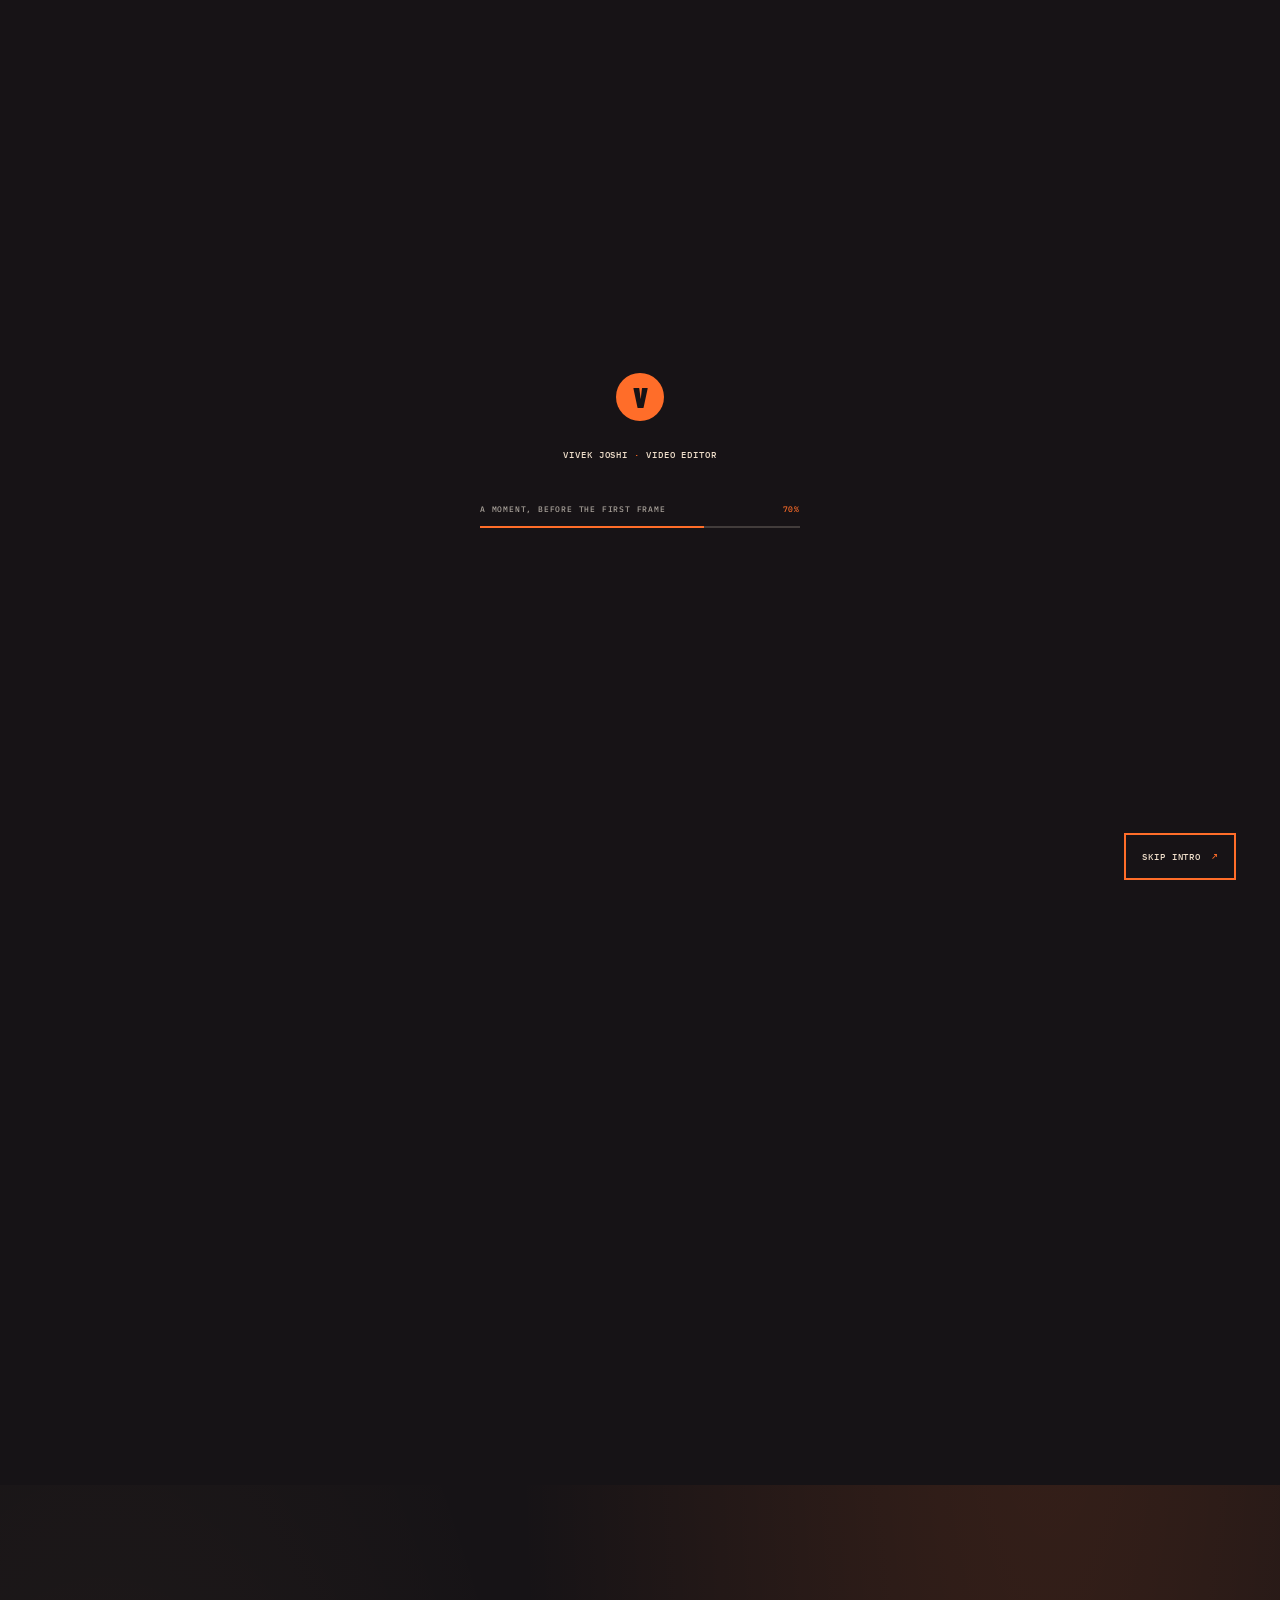
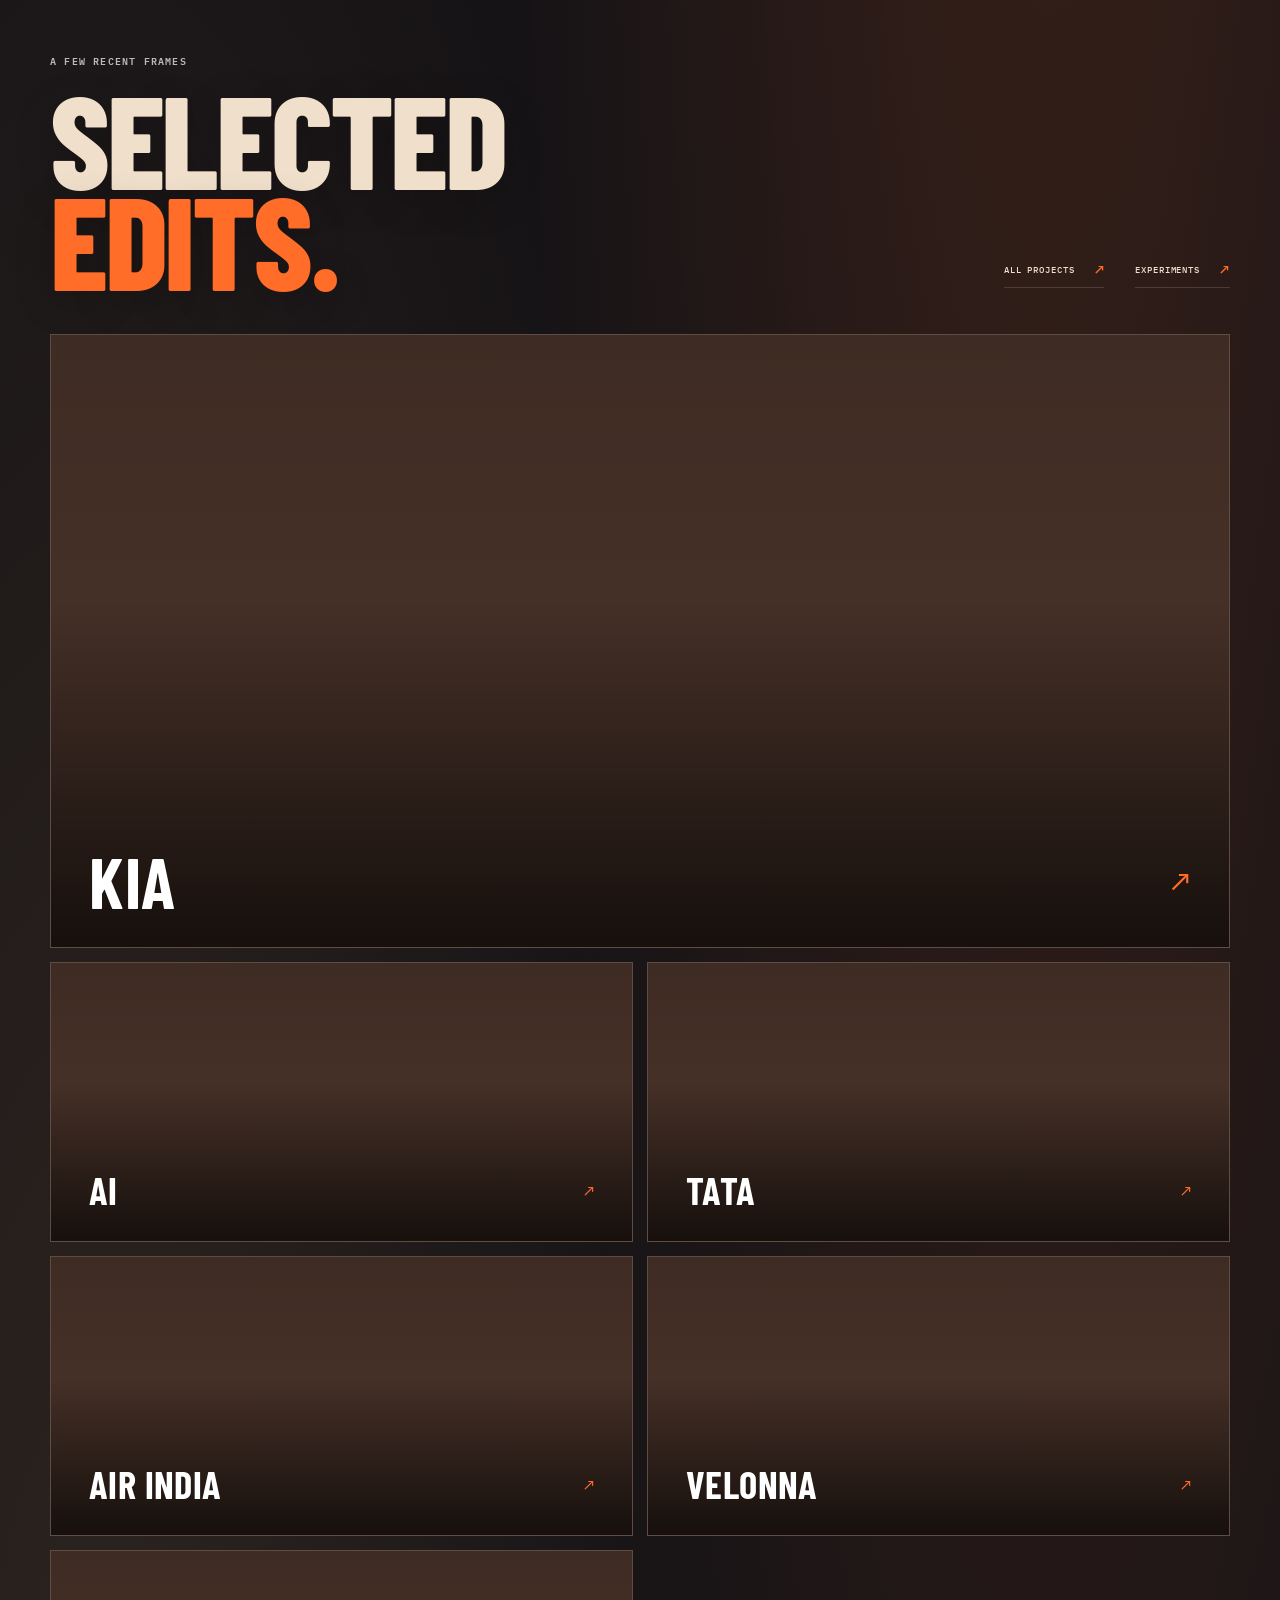
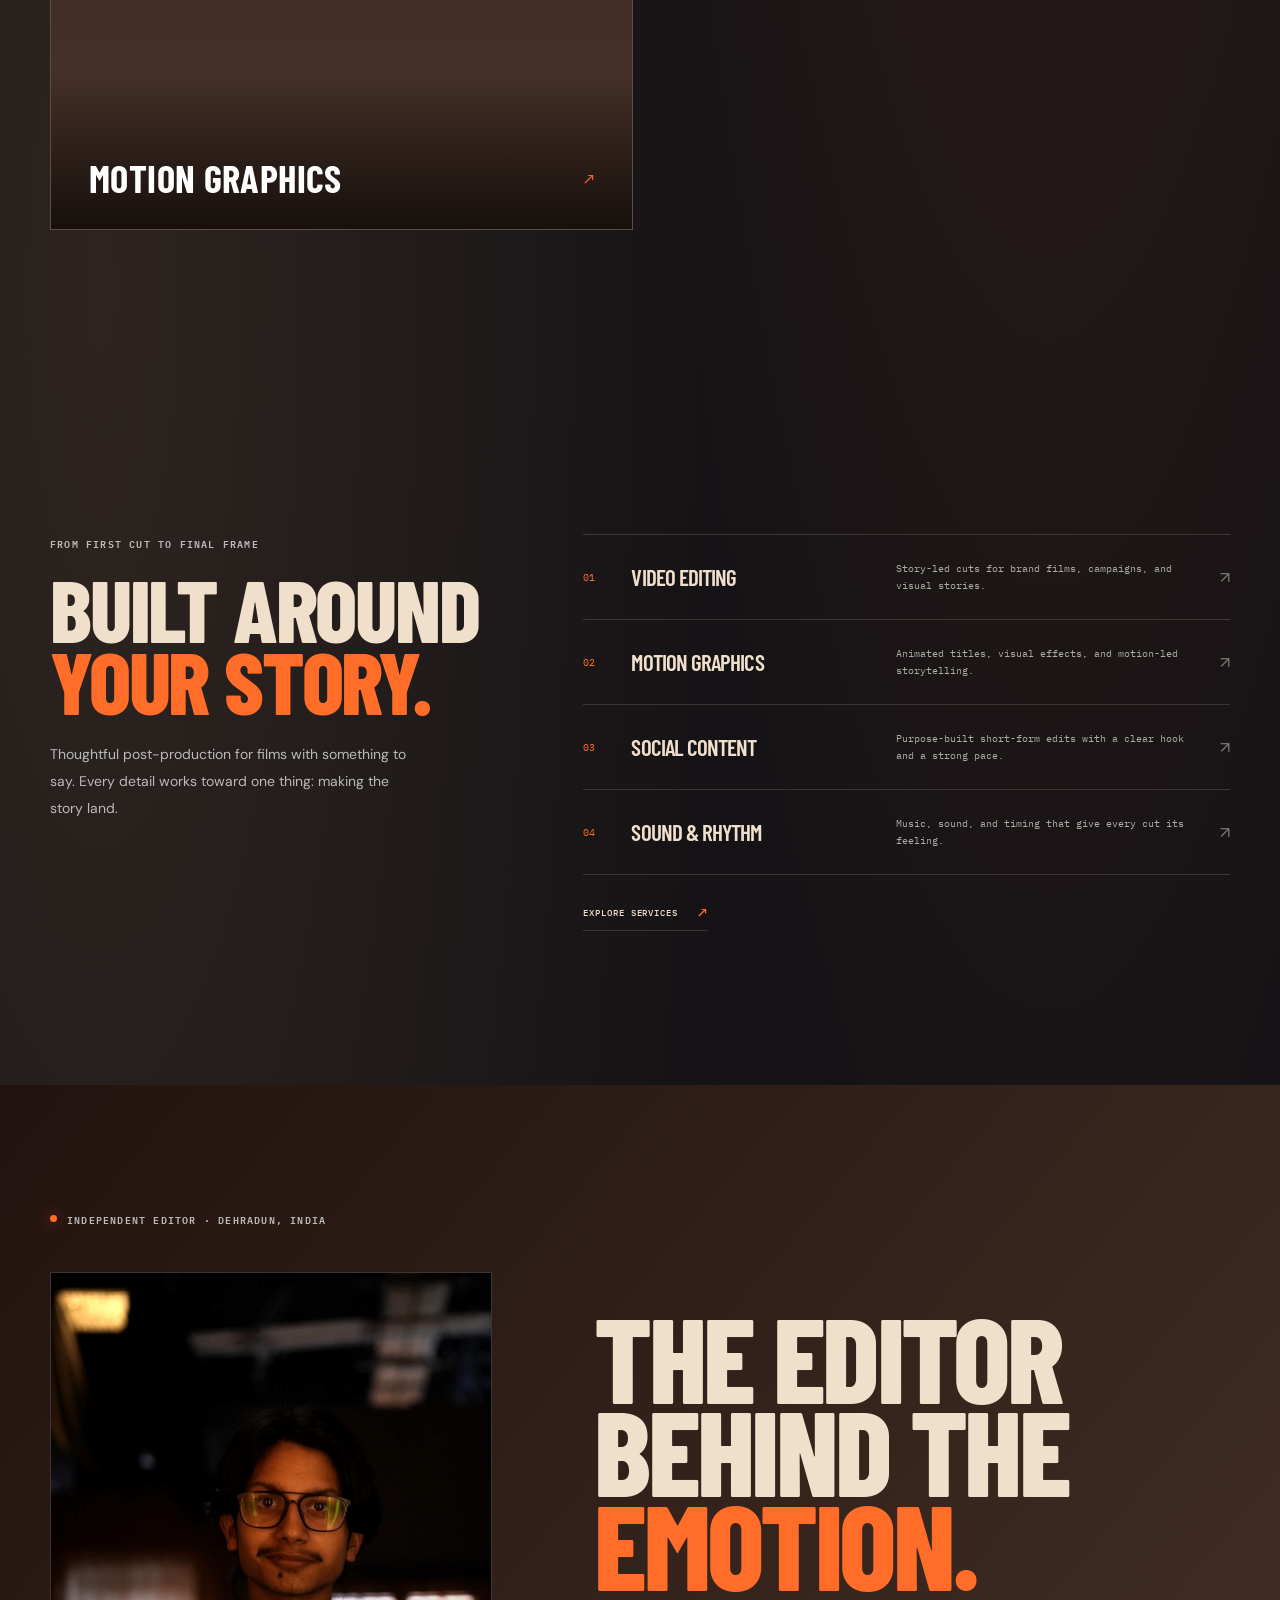
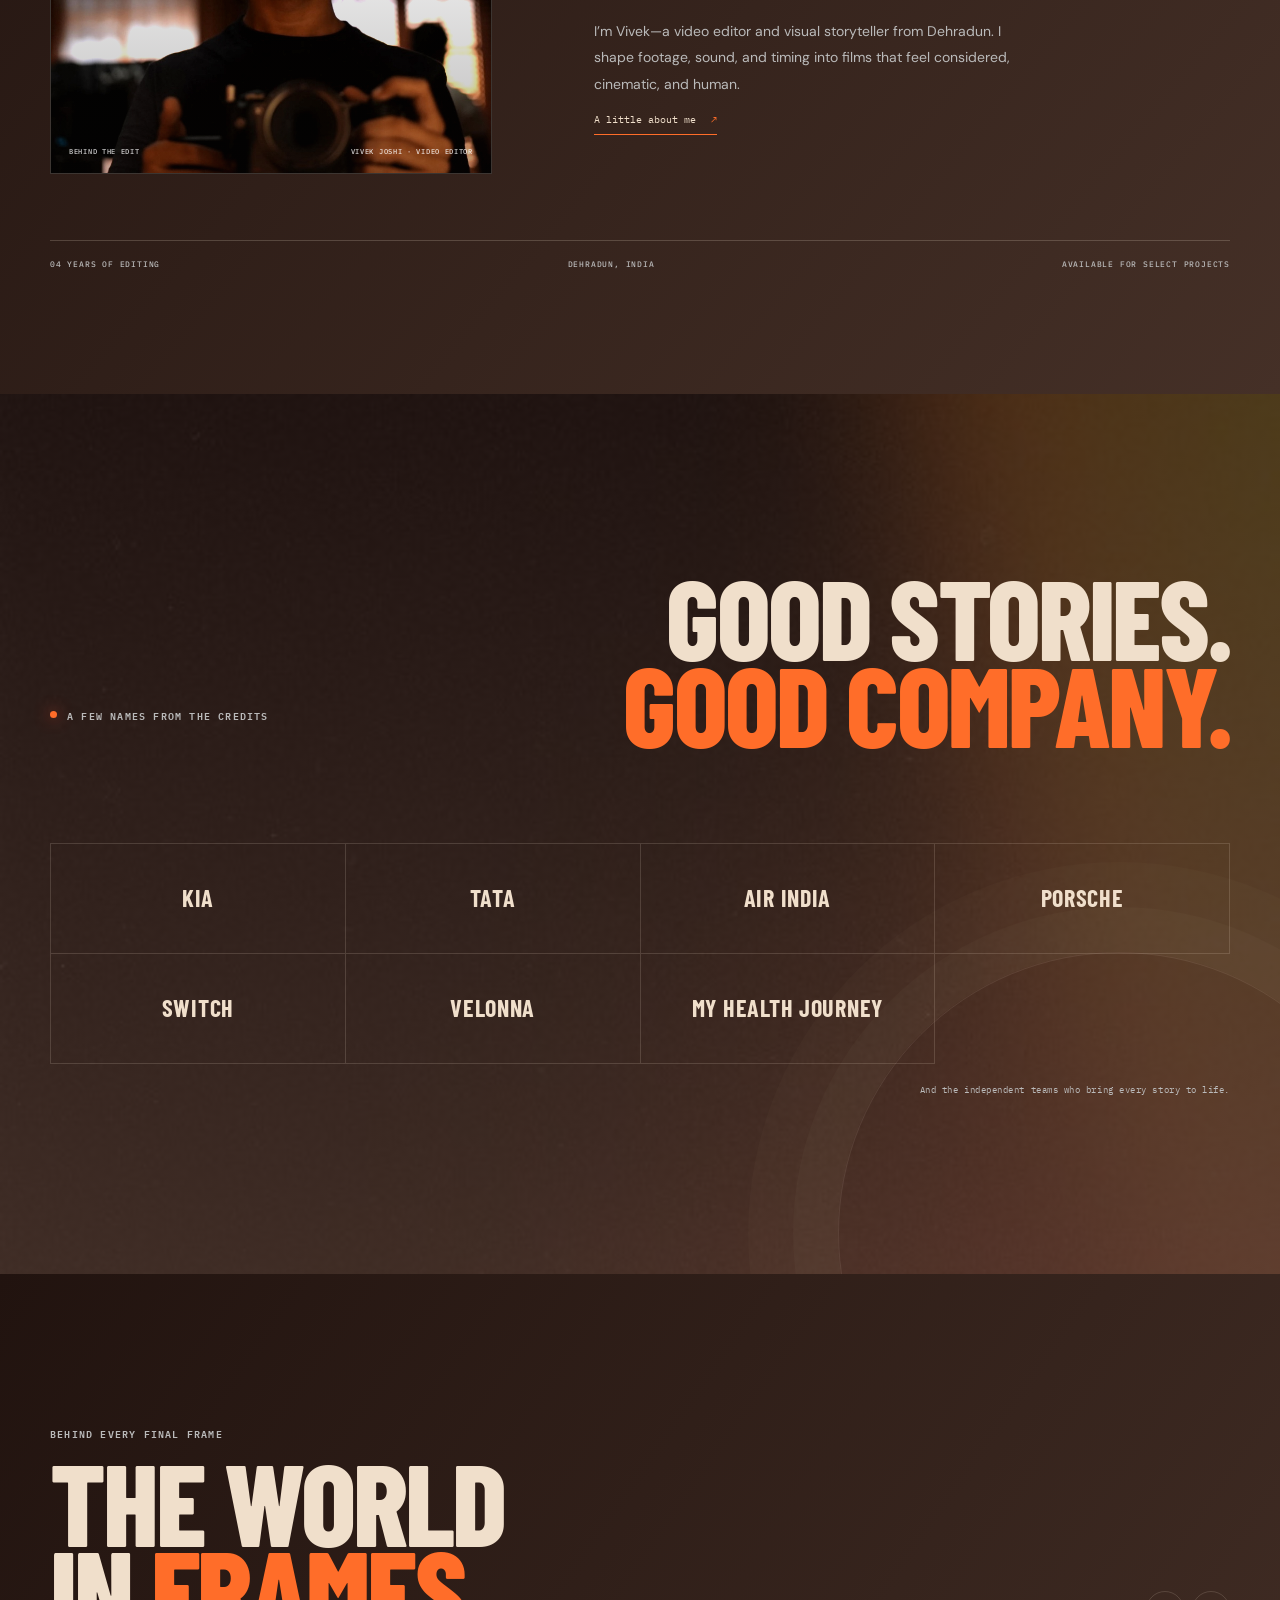
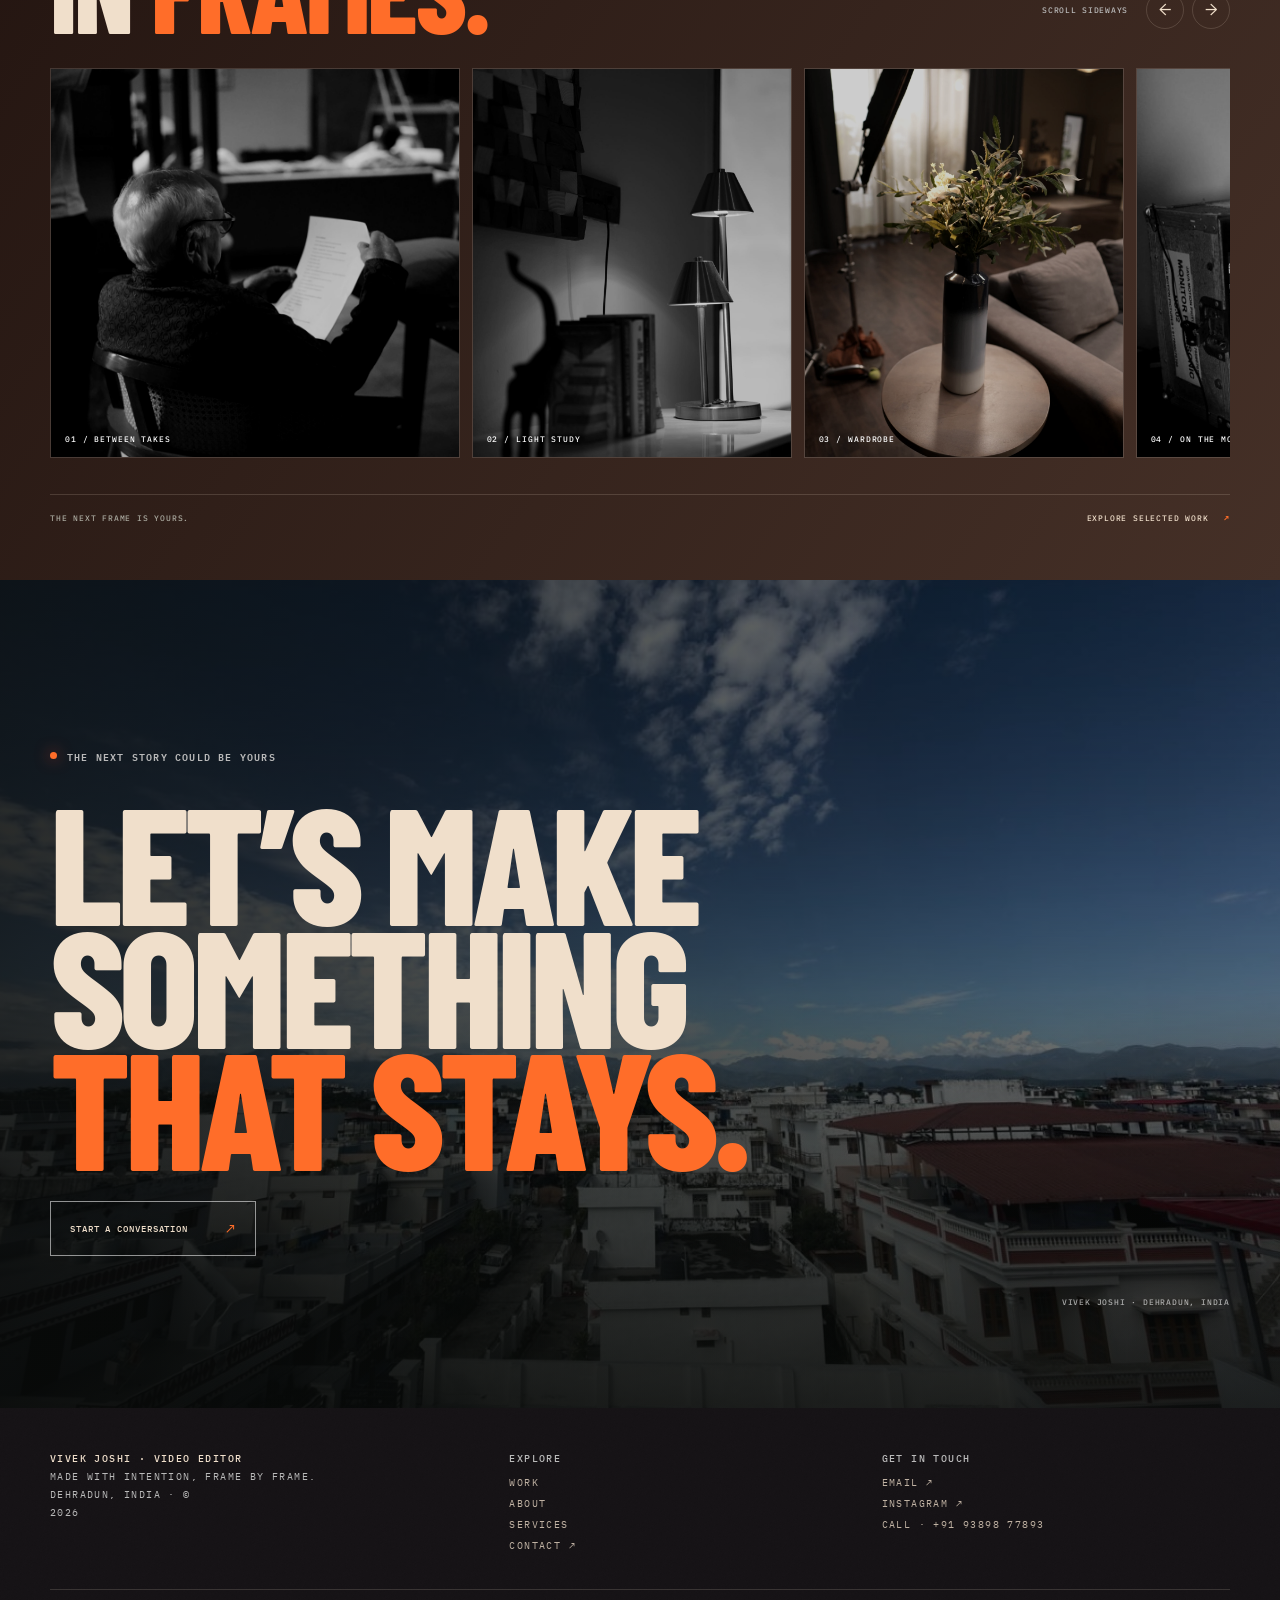
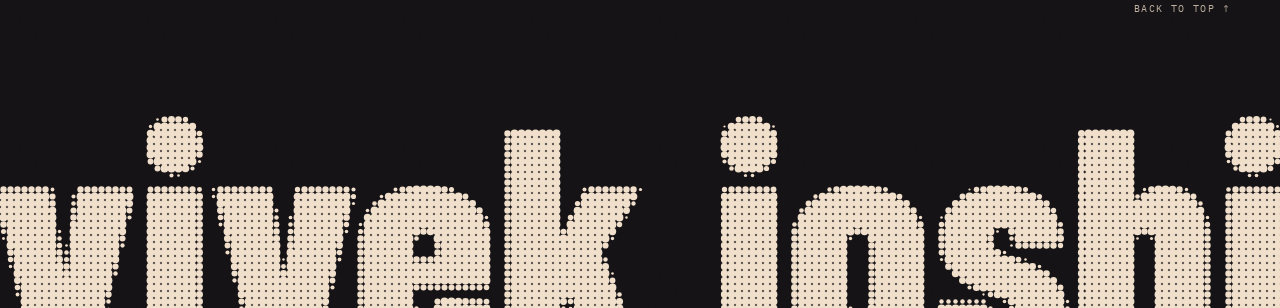
<file: index.html>
<!doctype html>
<html lang="en" data-theme="warm">
  <head>
    <meta charset="UTF-8" />
    <meta name="viewport" content="width=device-width, initial-scale=1, viewport-fit=cover" />
    <meta
      name="description"
      content="Vivek Joshi is a creative digital designer and video editor based in Dehradun, Uttarakhand, with four years of experience creating engaging visual stories."
    />
    <meta name="theme-color" content="#10110f" />
    <title>Vivek Joshi — Creative Digital Designer &amp; Video Editor</title>
    <link rel="preconnect" href="https://fonts.googleapis.com" />
    <link rel="preconnect" href="https://fonts.gstatic.com" crossorigin />
    <link
      href="https://fonts.googleapis.com/css2?family=Barlow+Condensed:wght@500;600;700;800;900&family=DM+Sans:wght@400;500;600;700&family=IBM+Plex+Mono:wght@400;500;600&display=swap"
      rel="stylesheet"
    />
    <link rel="stylesheet" href="styles.css?v=restore-logo-scroll-nav-20261127" />
    <link rel="stylesheet" href="halftone-footer.css" />
    <script src="script.js?v=restore-logo-scroll-nav-20261127" defer></script>
    <script src="halftone-footer.js?v=contact-links-20261127" defer></script>
  </head>
  <body class="has-scroll-story">
    <a class="skip-link" href="#main">Skip to content</a>
    <dialog class="intro-loader" id="intro-loader" aria-label="Portfolio introduction">
      <div class="intro-loader-content">
        <span class="intro-loader-mark" aria-hidden="true">V</span>
        <p class="intro-loader-name">VIVEK JOSHI <span>·</span> VIDEO EDITOR</p>
        <p class="intro-loader-status">A MOMENT, BEFORE THE FIRST FRAME <span class="intro-loader-percent">00%</span></p>
        <div class="intro-loader-track" role="progressbar" aria-label="Loading portfolio" aria-valuemin="0" aria-valuemax="100" aria-valuenow="0">
          <span class="intro-loader-fill"></span>
        </div>
      </div>
      <button class="intro-loader-skip" type="button">Skip intro <span aria-hidden="true">↗</span></button>
    </dialog>
    <div class="scroll-progress" aria-hidden="true"></div>
    <dialog class="menu-dialog" id="site-menu" aria-label="Full-screen navigation">
      <div class="menu-dialog-inner">
        <div class="menu-dialog-top">
          <span>VIVEK JOSHI <i>·</i> DEHRADUN, INDIA</span>
          <button class="menu-close" type="button" aria-label="Close menu"><span></span><span></span></button>
        </div>
        <nav class="menu-dialog-links" aria-label="Explore the portfolio">
          <a href="work.html"><span>01</span>Selected work<span aria-hidden="true">↗</span></a>
          <a href="about.html"><span>02</span>About me<span aria-hidden="true">↗</span></a>
          <a href="services.html"><span>03</span>What I do<span aria-hidden="true">↗</span></a>
          <a href="contact.html"><span>04</span>Say hello<span aria-hidden="true">↗</span></a>
        </nav>
        <div class="menu-dialog-bottom">
          <span>DESIGN · EDIT · MOTION</span>
          <a href="mailto:vivekjoshi20jan2005@gmail.com">VIVEKJOSHI20JAN2005@GMAIL.COM ↗</a>
        </div>
      </div>
    </dialog>

    <header class="site-header home-story-header">
      <a class="wordmark" href="index.html" aria-label="Vivek Joshi, home"><span>V</span></a>
      <nav class="site-nav" id="site-nav" aria-label="Main navigation">
        <a href="work.html">Work</a>
        <a href="about.html">About</a>
        <a href="services.html">Services</a>
        <a class="nav-contact" href="contact.html">Contact <span aria-hidden="true">↗</span></a>
        <button class="menu-toggle" type="button" aria-expanded="false" aria-controls="site-menu" aria-label="Open full-screen menu">
          <span class="menu-dots-icon" aria-hidden="true"><i></i><i></i><i></i></span>
        </button>
      </nav>
    </header>

    <main id="main">
      <h1 class="screen-reader-only">Vivek Joshi — Creative Digital Designer and Video Editor</h1>
      <section class="story-scroll" id="top" data-scroll-story aria-label="A scroll-led introduction to Vivek Joshi">
        <div class="story-pin">
          <div class="story-scene story-opening" data-story-opening>
            <video class="story-opening-video" muted loop playsinline autoplay preload="auto" aria-hidden="true" disablepictureinpicture disableremoteplayback>
              <source src="assets/vivek-showreel-720p.mp4" type="video/mp4" />
            </video>
          </div>
          <button class="story-reel-button js-play-reel" type="button" data-title="Vivek Joshi — Showreel" aria-label="Play Vivek Joshi's showreel">
            <span class="play-icon" aria-hidden="true">▶</span>
            <span>PLAY THE SHOWREEL</span>
          </button>
          <a class="story-scroll-cue" href="#home-work" aria-label="Scroll down to selected edits">
            <span>SCROLL DOWN</span>
            <svg viewBox="0 0 20 28" aria-hidden="true" focusable="false"><path d="M10 1v23M2 17l8 8 8-8" /></svg>
          </a>
          <div class="story-progress" aria-hidden="true"><span data-story-progress-bar></span></div>
        </div>
      </section>

      <section class="home-work section-wrap" id="home-work" aria-labelledby="home-work-title">
        <div class="section-heading">
          <div><p class="eyebrow">A few recent frames</p><h2 id="home-work-title">SELECTED<br /><span>EDITS.</span></h2></div>
          <div class="home-work-links">
            <a class="work-all-link" href="work.html">ALL PROJECTS <span aria-hidden="true">↗</span></a>
            <a class="work-all-link" href="experiments.html">EXPERIMENTS <span aria-hidden="true">↗</span></a>
          </div>
        </div>
        <div class="home-project-grid">
          <a class="home-project home-project-wide" href="work.html" aria-label="View the Kia Seltos launch film">
            <video muted loop playsinline preload="none" aria-hidden="true" data-project-preview><source data-src="assets/work/kia-seltos-launch.mp4" type="video/mp4" /></video>
            <span class="home-project-name">KIA <i aria-hidden="true">↗</i></span>
          </a>
          <a class="home-project" href="work.html" aria-label="View the AI visual edit">
            <video muted loop playsinline preload="none" aria-hidden="true" data-project-preview><source data-src="assets/work/ai-visual.mp4" type="video/mp4" /></video>
            <span class="home-project-name">AI <i aria-hidden="true">↗</i></span>
          </a>
          <a class="home-project" href="work.html" aria-label="View the Tata AI edit">
            <video muted loop playsinline preload="none" aria-hidden="true" data-project-preview><source data-src="assets/work/tata-ai-edit.mp4" type="video/mp4" /></video>
            <span class="home-project-name">TATA <i aria-hidden="true">↗</i></span>
          </a>
          <a class="home-project" href="work.html" aria-label="View the Air India edit">
            <video muted loop playsinline preload="none" aria-hidden="true" data-project-preview><source data-src="assets/work/air-india-edit.mp4" type="video/mp4" /></video>
            <span class="home-project-name">AIR INDIA <i aria-hidden="true">↗</i></span>
          </a>
          <a class="home-project" href="work.html" aria-label="View Velonna Jewellery films">
            <video muted loop playsinline preload="none" aria-hidden="true" data-project-preview><source data-src="assets/work/velonna-jewellery/showreel.mp4" type="video/mp4" /></video>
            <span class="home-project-name">VELONNA <i aria-hidden="true">↗</i></span>
          </a>
          <a class="home-project" href="work.html" aria-label="View motion graphics work">
            <video muted loop playsinline preload="none" aria-hidden="true" data-project-preview><source data-src="https://github.com/Vjsmart2005/vivek-portfolio/releases/download/portfolio-media-v1/my-health-journey.mp4" type="video/mp4" /></video>
            <span class="home-project-name">MOTION GRAPHICS <i aria-hidden="true">↗</i></span>
          </a>
        </div>
      </section>

      <section class="home-capabilities section-wrap" aria-labelledby="capabilities-title">
        <div class="home-capabilities-heading">
          <p class="eyebrow">From first cut to final frame</p>
          <h2 id="capabilities-title">BUILT AROUND<br /><span>YOUR STORY.</span></h2>
          <p>Thoughtful post-production for films with something to say. Every detail works toward one thing: making the story land.</p>
        </div>
        <div class="service-list">
          <article class="service-item" data-reveal><span>01</span><h3>Video editing</h3><p>Story-led cuts for brand films, campaigns, and visual stories.</p><span aria-hidden="true">↗</span></article>
          <article class="service-item" data-reveal><span>02</span><h3>Motion graphics</h3><p>Animated titles, visual effects, and motion-led storytelling.</p><span aria-hidden="true">↗</span></article>
          <article class="service-item" data-reveal><span>03</span><h3>Social content</h3><p>Purpose-built short-form edits with a clear hook and a strong pace.</p><span aria-hidden="true">↗</span></article>
          <article class="service-item" data-reveal><span>04</span><h3>Sound &amp; rhythm</h3><p>Music, sound, and timing that give every cut its feeling.</p><span aria-hidden="true">↗</span></article>
          <a class="work-all-link home-services-link" href="services.html">EXPLORE SERVICES <span aria-hidden="true">↗</span></a>
        </div>
      </section>

      <section class="home-about" aria-labelledby="home-about-title">
        <div class="home-about-inner section-wrap">
          <p class="eyebrow"><span class="status-dot"></span> Independent editor · Dehradun, India</p>
          <div class="home-about-content">
            <figure class="home-about-portrait">
              <img src="assets/vivek-joshi-portrait.jpg" alt="Vivek Joshi holding a camera in his studio" loading="lazy" />
              <figcaption><span>BEHIND THE EDIT</span><span>VIVEK JOSHI · VIDEO EDITOR</span></figcaption>
            </figure>
            <div class="home-about-copy">
              <h2 id="home-about-title">THE EDITOR<br />BEHIND THE<br /><span>EMOTION.</span></h2>
              <p>I’m Vivek—a video editor and visual storyteller from Dehradun. I shape footage, sound, and timing into films that feel considered, cinematic, and human.</p>
              <a class="arrow-link" href="about.html">A little about me <span aria-hidden="true">↗</span></a>
            </div>
          </div>
          <div class="home-about-facts"><span>04 YEARS OF EDITING</span><span>DEHRADUN, INDIA</span><span>AVAILABLE FOR SELECT PROJECTS</span></div>
        </div>
      </section>

      <section class="brand-chapter" aria-labelledby="brand-title">
        <div class="brand-chapter-inner section-wrap">
          <div class="brand-chapter-heading">
            <p class="eyebrow"><span class="status-dot"></span> A few names from the credits</p>
            <h2 id="brand-title">GOOD STORIES.<br /><span>GOOD COMPANY.</span></h2>
          </div>
          <div class="brand-list" aria-label="Brands and production teams Vivek has worked with">
            <span>KIA</span><span>TATA</span><span>AIR INDIA</span>
            <span>PORSCHE</span><span>SWITCH</span>
            <span>VELONNA</span><span>MY HEALTH JOURNEY</span>
          </div>
          <p class="brand-footnote">And the independent teams who bring every story to life.</p>
        </div>
      </section>

      <section class="filmstrip-section" aria-labelledby="filmstrip-title">
        <div class="filmstrip-heading section-wrap">
          <div><p class="eyebrow">Behind every final frame</p><h2 id="filmstrip-title">THE WORLD<br />IN <span>FRAMES.</span></h2></div>
          <div class="filmstrip-controls">
            <span>SCROLL SIDEWAYS</span>
            <button type="button" class="filmstrip-arrow" data-rail-direction="-1" aria-label="Scroll filmstrip backward">←</button>
            <button type="button" class="filmstrip-arrow" data-rail-direction="1" aria-label="Scroll filmstrip forward">→</button>
          </div>
        </div>
        <div class="filmstrip" data-filmstrip tabindex="0" aria-label="Cinematic image gallery">
          <figure class="frame-landscape"><img src="assets/frames-on-set.jpg" alt="A performer reviews a script between takes on set" loading="lazy" /><figcaption>01 / BETWEEN TAKES</figcaption></figure>
          <figure class="frame-portrait"><img src="assets/frames-light-study.jpg" alt="A sculptural studio lamp in a monochrome interior" loading="lazy" /><figcaption>02 / LIGHT STUDY</figcaption></figure>
          <figure class="frame-portrait"><img src="assets/frames-costume-study.jpg" alt="A warmly lit costume and wardrobe display on set" loading="lazy" /><figcaption>03 / WARDROBE</figcaption></figure>
          <figure class="frame-landscape"><img src="assets/frames-monitor-on-set.jpg" alt="A monitor showing a scene during a film production" loading="lazy" /><figcaption>04 / ON THE MONITOR</figcaption></figure>
          <figure class="frame-landscape"><img src="assets/frames-camera-on-set.jpg" alt="A camera operator films an interview on location" loading="lazy" /><figcaption>05 / BEHIND THE CAMERA</figcaption></figure>
          <figure class="frame-landscape"><img src="assets/frames-dehradun-skyline.jpg" alt="Dehradun rooftops beneath the surrounding mountains" loading="lazy" /><figcaption>06 / HOME IN THE HILLS</figcaption></figure>
          <figure class="frame-portrait"><img src="assets/frames-documentary-farmer.jpg" alt="A woman working in a field" loading="lazy" /><figcaption>07 / FIELD NOTES</figcaption></figure>
          <figure class="frame-portrait"><img src="assets/frames-rural-portrait.jpg" alt="A woman holding a goat on a farm" loading="lazy" /><figcaption>08 / RURAL STORIES</figcaption></figure>
          <figure class="frame-landscape"><img src="assets/frames-kittens.jpg" alt="A group of kittens resting together" loading="lazy" /><figcaption>09 / SMALL MOMENTS</figcaption></figure>
          <figure class="frame-portrait"><img src="assets/frames-peacock.jpg" alt="A peacock perched among tree branches" loading="lazy" /><figcaption>10 / COLOUR IN THE WILD</figcaption></figure>
          <figure class="frame-landscape"><img src="assets/frames-pigeons.jpg" alt="Birds gathered among branches in a monochrome scene" loading="lazy" /><figcaption>11 / WILD FRAMES</figcaption></figure>
          <figure class="frame-landscape"><img src="assets/frames-sunset-tracks.jpg" alt="Railway tracks lead toward a vivid sunset" loading="lazy" /><figcaption>12 / LAST LIGHT</figcaption></figure>
        </div>
        <div class="gallery-end section-wrap"><span>THE NEXT FRAME IS YOURS.</span><a href="work.html">EXPLORE SELECTED WORK <b aria-hidden="true">↗</b></a></div>
      </section>

      <section class="home-contact-outro">
        <div class="outro-image" aria-hidden="true"><img src="assets/frames-dehradun-skyline.jpg" alt="" loading="lazy" /></div>
        <video class="outro-smoke-texture" muted loop playsinline preload="none" aria-hidden="true" data-ambient-texture disablepictureinpicture disableremoteplayback>
          <source data-src="assets/texture-smoke.mp4" type="video/mp4" />
        </video>
        <div class="outro-content section-wrap">
          <p class="eyebrow"><span class="status-dot"></span> The next story could be yours</p>
          <h2>LET’S MAKE<br />SOMETHING<br /><span>THAT STAYS.</span></h2>
          <a class="outro-link" href="contact.html">START A CONVERSATION <b aria-hidden="true">↗</b></a>
          <span class="outro-location">VIVEK JOSHI · DEHRADUN, INDIA</span>
        </div>
      </section>
    </main>

    <footer class="site-footer section-wrap">
      <a class="wordmark" href="index.html" aria-label="Back to home"><span>V</span></a>
      <p>Made with intention, frame by frame.</p>
      <div class="footer-links">
        <a href="work.html">Work</a>
        <a href="about.html">About</a>
        <a href="services.html">Services</a>
        <a href="contact.html">Contact ↗</a>
        <span>© <span id="year"></span> Vivek Joshi</span>
      </div>
    </footer>

    <dialog class="reel-dialog" aria-labelledby="reel-title">
      <div class="reel-dialog-bar">
        <p id="reel-title">A little taste of the process</p>
        <button class="dialog-close" type="button" aria-label="Close preview">×</button>
      </div>
      <video controls playsinline preload="none">
        <source src="assets/vivek-showreel-720p.mp4" type="video/mp4" />
        Your browser does not support video playback.
      </video>
      <p class="video-note">Automobile showreel by Vivek Joshi.</p>
    </dialog>
  </body>
</html>
</file>
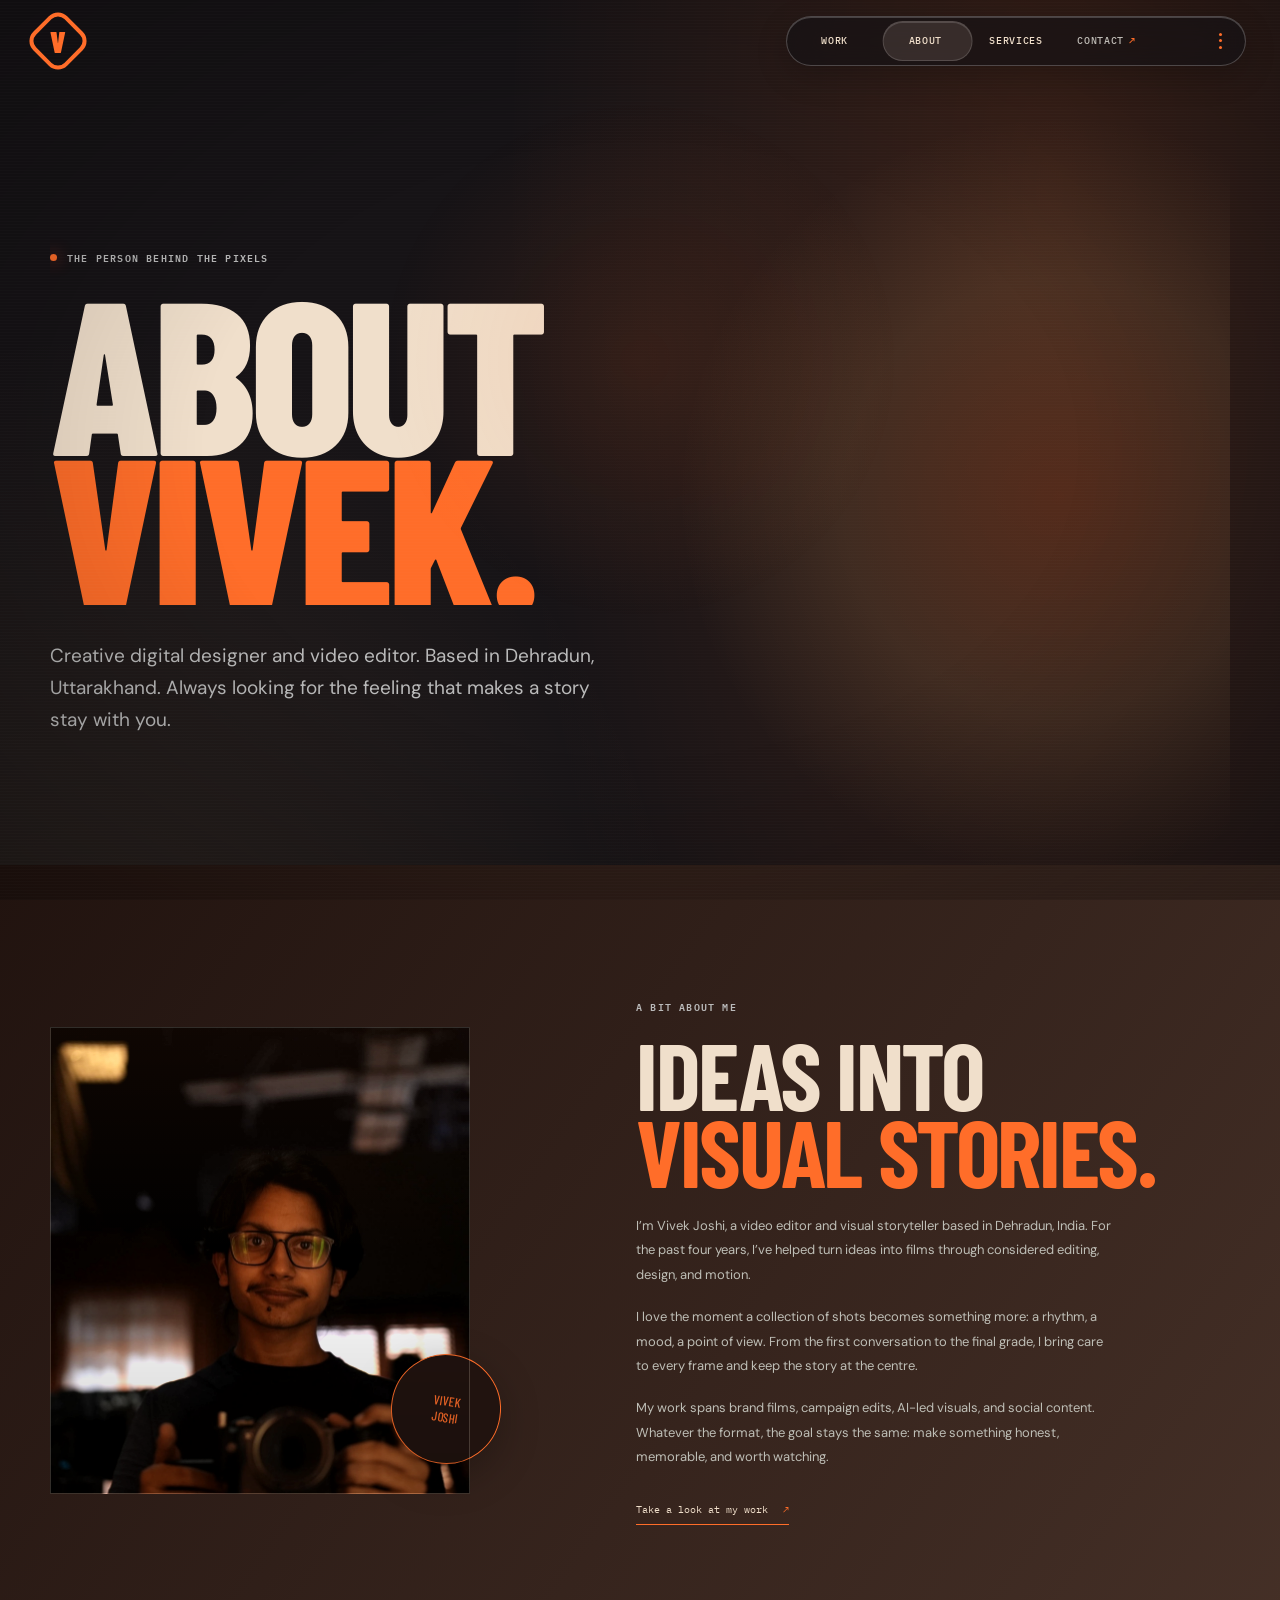
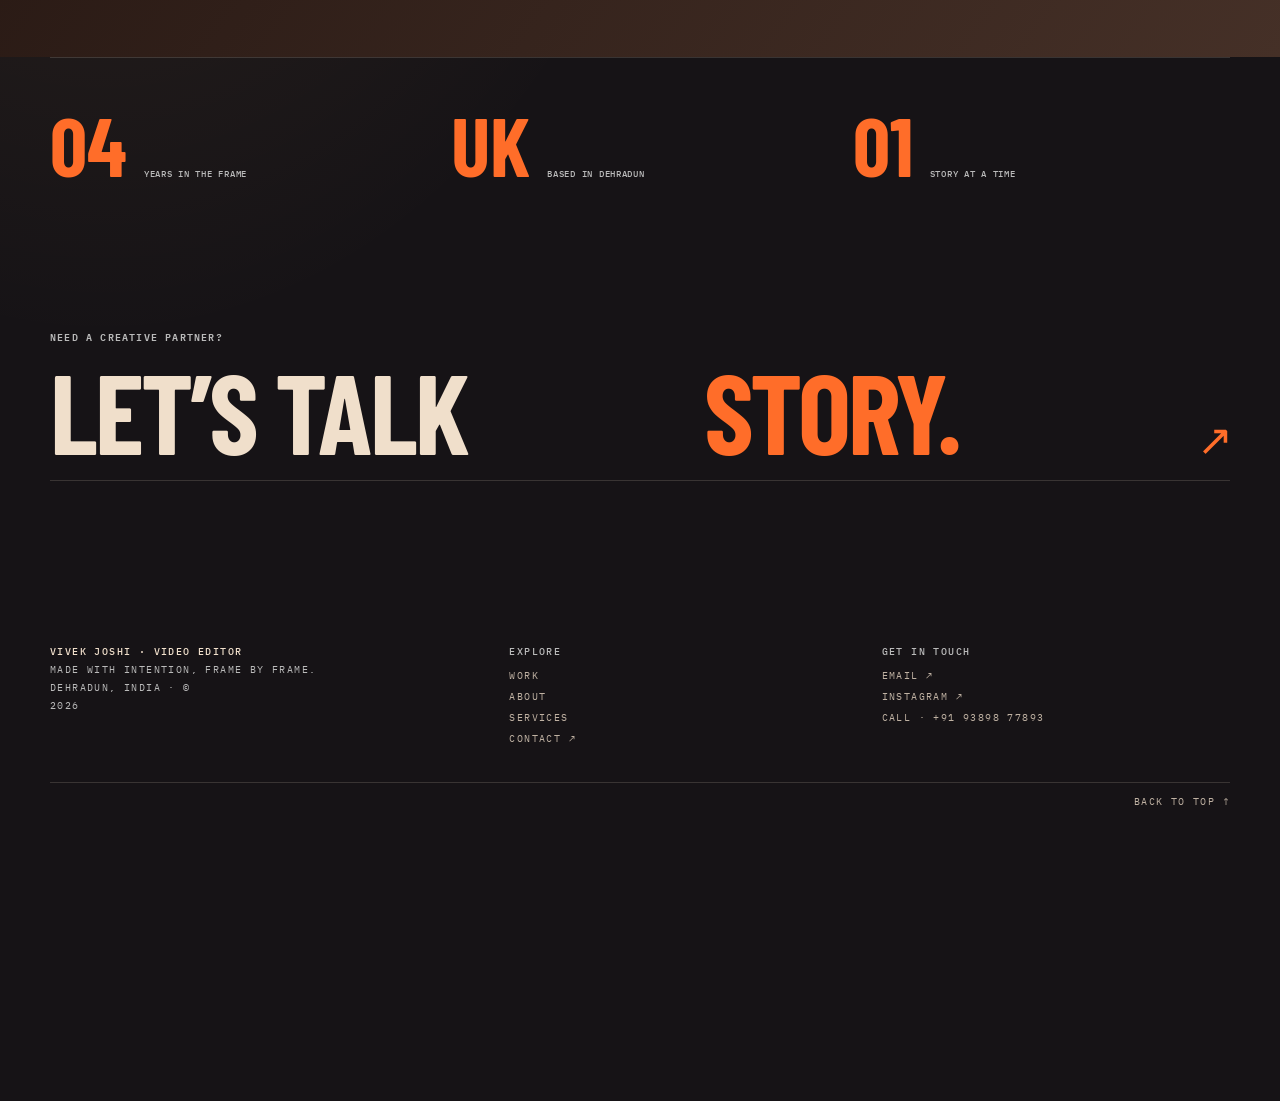
<file: about.html>
<!doctype html>
<html lang="en" data-theme="warm">
  <head>
    <meta charset="UTF-8" />
    <meta name="viewport" content="width=device-width, initial-scale=1, viewport-fit=cover" />
    <meta name="description" content="Meet Vivek Joshi, a creative digital designer and video editor based in Dehradun, Uttarakhand." />
    <meta name="theme-color" content="#10110f" />
    <title>About — Vivek Joshi</title>
    <link rel="preconnect" href="https://fonts.googleapis.com" />
    <link rel="preconnect" href="https://fonts.gstatic.com" crossorigin />
    <link href="https://fonts.googleapis.com/css2?family=Barlow+Condensed:wght@500;600;700;800;900&family=DM+Sans:wght@400;500;600;700&family=IBM+Plex+Mono:wght@400;500;600&display=swap" rel="stylesheet" />
    <link rel="stylesheet" href="styles.css?v=restore-logo-scroll-nav-20261127" />
    <link rel="stylesheet" href="halftone-footer.css" />
    <script src="script.js?v=restore-logo-scroll-nav-20261127" defer></script>
    <script src="halftone-footer.js?v=contact-links-20261127" defer></script>
  </head>
  <body>
    <a class="skip-link" href="#main">Skip to content</a><div class="scroll-progress" aria-hidden="true"></div>
    <header class="site-header">
      <a class="wordmark" href="index.html" aria-label="Vivek Joshi, home"><span>V</span></a>
      <nav class="site-nav" aria-label="Main navigation"><a href="work.html">Work</a><a href="about.html" aria-current="page">About</a><a href="services.html">Services</a><a class="nav-contact" href="contact.html">Contact <span aria-hidden="true">↗</span></a><button class="menu-toggle" type="button" aria-expanded="false" aria-controls="site-menu" aria-label="Open full-screen menu"><span class="menu-dots-icon" aria-hidden="true"><i></i><i></i><i></i></span></button></nav>
    </header>
    <dialog class="menu-dialog" id="site-menu" aria-label="Full-screen navigation">
      <div class="menu-dialog-inner"><div class="menu-dialog-top"><span>VIVEK JOSHI <i>·</i> DEHRADUN, INDIA</span><button class="menu-close" type="button" aria-label="Close menu"><span></span><span></span></button></div>
        <nav class="menu-dialog-links" aria-label="Explore the portfolio"><a href="work.html"><span>01</span>Selected work<span aria-hidden="true">↗</span></a><a href="about.html"><span>02</span>About me<span aria-hidden="true">↗</span></a><a href="services.html"><span>03</span>What I do<span aria-hidden="true">↗</span></a><a href="contact.html"><span>04</span>Say hello<span aria-hidden="true">↗</span></a></nav>
        <div class="menu-dialog-bottom"><span>DESIGN · EDIT · MOTION</span><a href="mailto:vivekjoshi20jan2005@gmail.com">VIVEKJOSHI20JAN2005@GMAIL.COM ↗</a></div>
      </div>
    </dialog>
    <main id="main">
      <section class="page-hero section-wrap">
        <p class="eyebrow"><span class="status-dot"></span> The person behind the pixels</p>
        <h1>ABOUT<br /><span>VIVEK.</span></h1>
        <p>Creative digital designer and video editor. Based in Dehradun, Uttarakhand. Always looking for the feeling that makes a story stay with you.</p>
      </section>
      <section class="about about-page section-pad">
        <div class="about-inner section-wrap">
          <div class="about-image" data-reveal>
            <img src="assets/vivek-joshi-portrait.jpg" alt="Vivek Joshi, video editor and visual storyteller" />
            <span class="image-stamp">VIVEK<br />JOSHI</span>
          </div>
          <div class="about-copy" data-reveal>
            <p class="eyebrow">A bit about me</p><h2>IDEAS INTO<br /><span>VISUAL STORIES.</span></h2>
            <p>I’m Vivek Joshi, a video editor and visual storyteller based in Dehradun, India. For the past four years, I’ve helped turn ideas into films through considered editing, design, and motion.</p>
            <p>I love the moment a collection of shots becomes something more: a rhythm, a mood, a point of view. From the first conversation to the final grade, I bring care to every frame and keep the story at the centre.</p>
            <p>My work spans brand films, campaign edits, AI-led visuals, and social content. Whatever the format, the goal stays the same: make something honest, memorable, and worth watching.</p>
            <a class="arrow-link" href="work.html">Take a look at my work <span aria-hidden="true">↗</span></a>
          </div>
        </div>
      </section>
      <section class="about-facts section-wrap" aria-label="A few details">
        <div><strong>04</strong><span>YEARS IN THE FRAME</span></div><div><strong>UK</strong><span>BASED IN DEHRADUN</span></div><div><strong>01</strong><span>STORY AT A TIME</span></div>
      </section>
      <section class="next-page-cta section-wrap"><p class="eyebrow">Need a creative partner?</p><a href="contact.html">Let’s talk <span>story.</span> <b aria-hidden="true">↗</b></a></section>
    </main>
    <footer class="site-footer section-wrap"><a class="wordmark" href="index.html" aria-label="Back to home"><span>V</span></a><p>Made with intention, frame by frame.</p><div class="footer-links"><a href="work.html">Work</a><a href="about.html" aria-current="page">About</a><a href="services.html">Services</a><a href="contact.html">Contact ↗</a><span>© <span id="year"></span> Vivek Joshi</span></div></footer>
  </body>
</html>
</file>
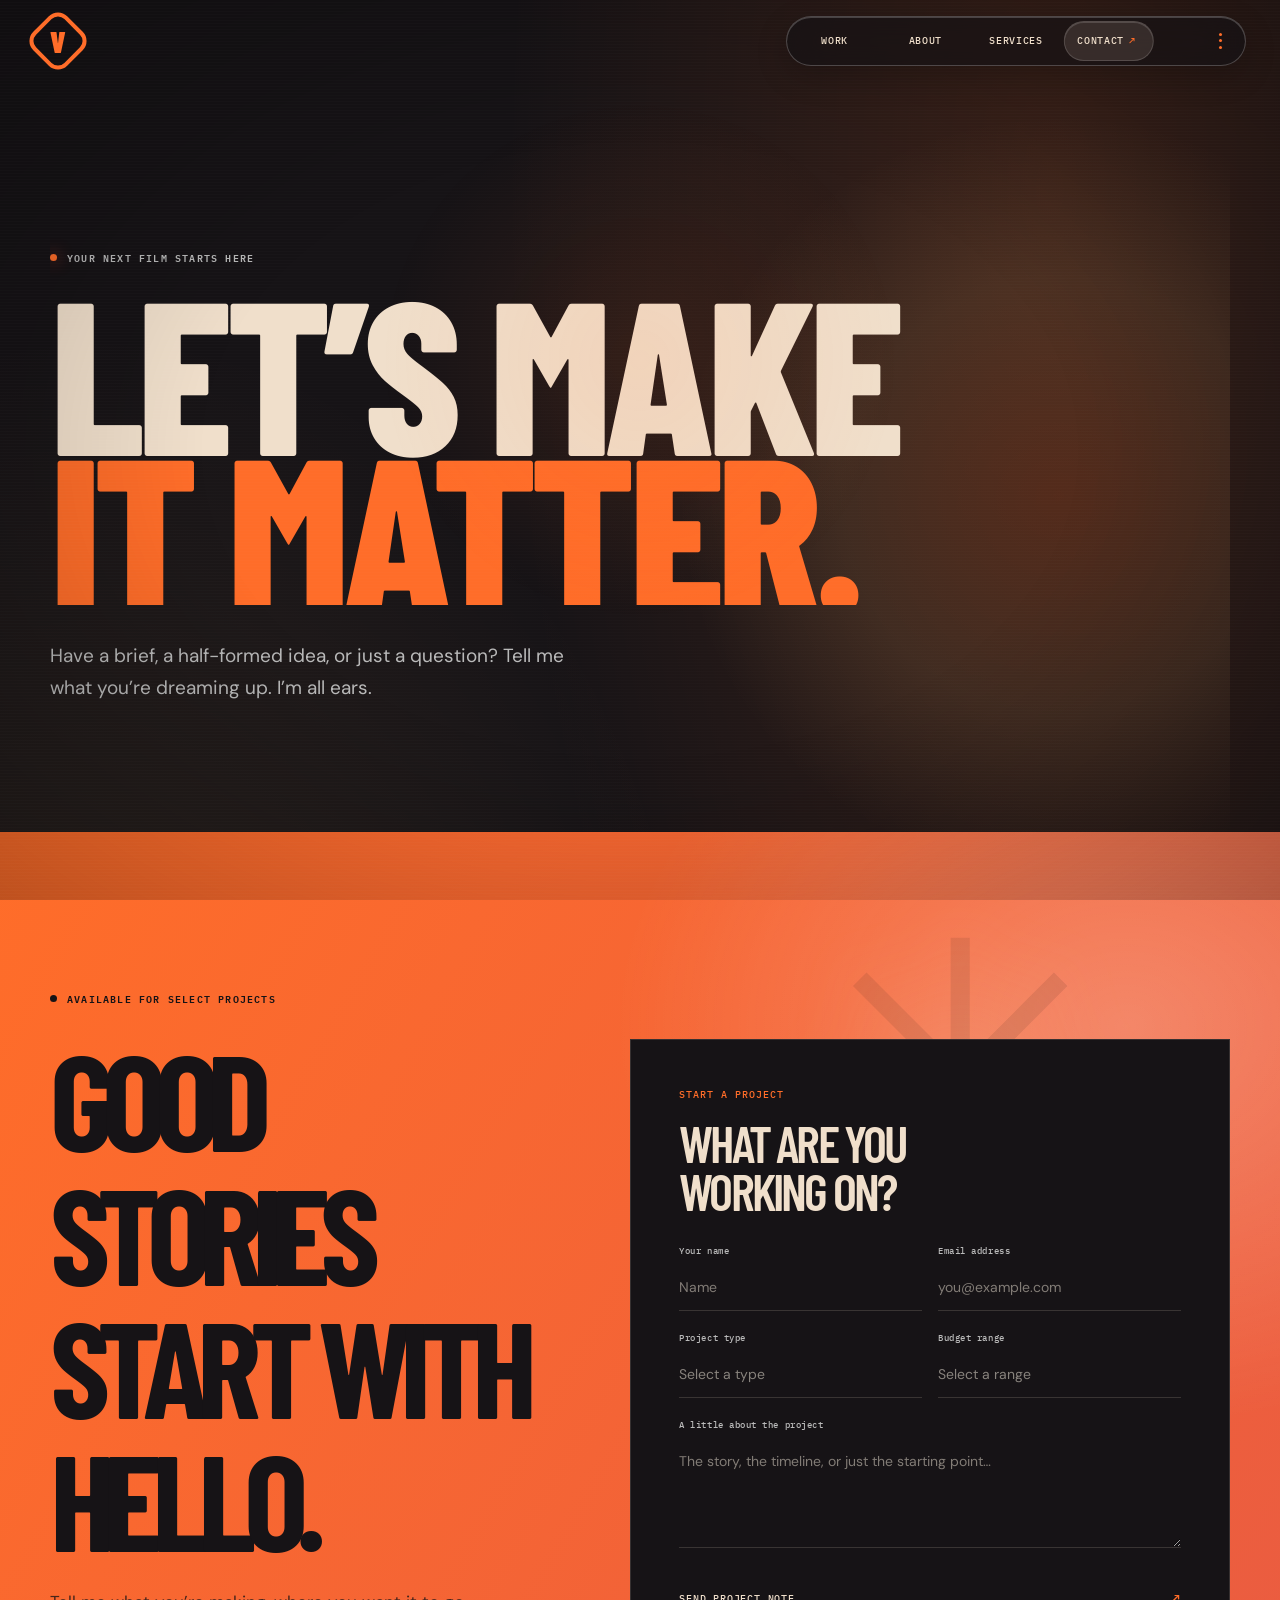
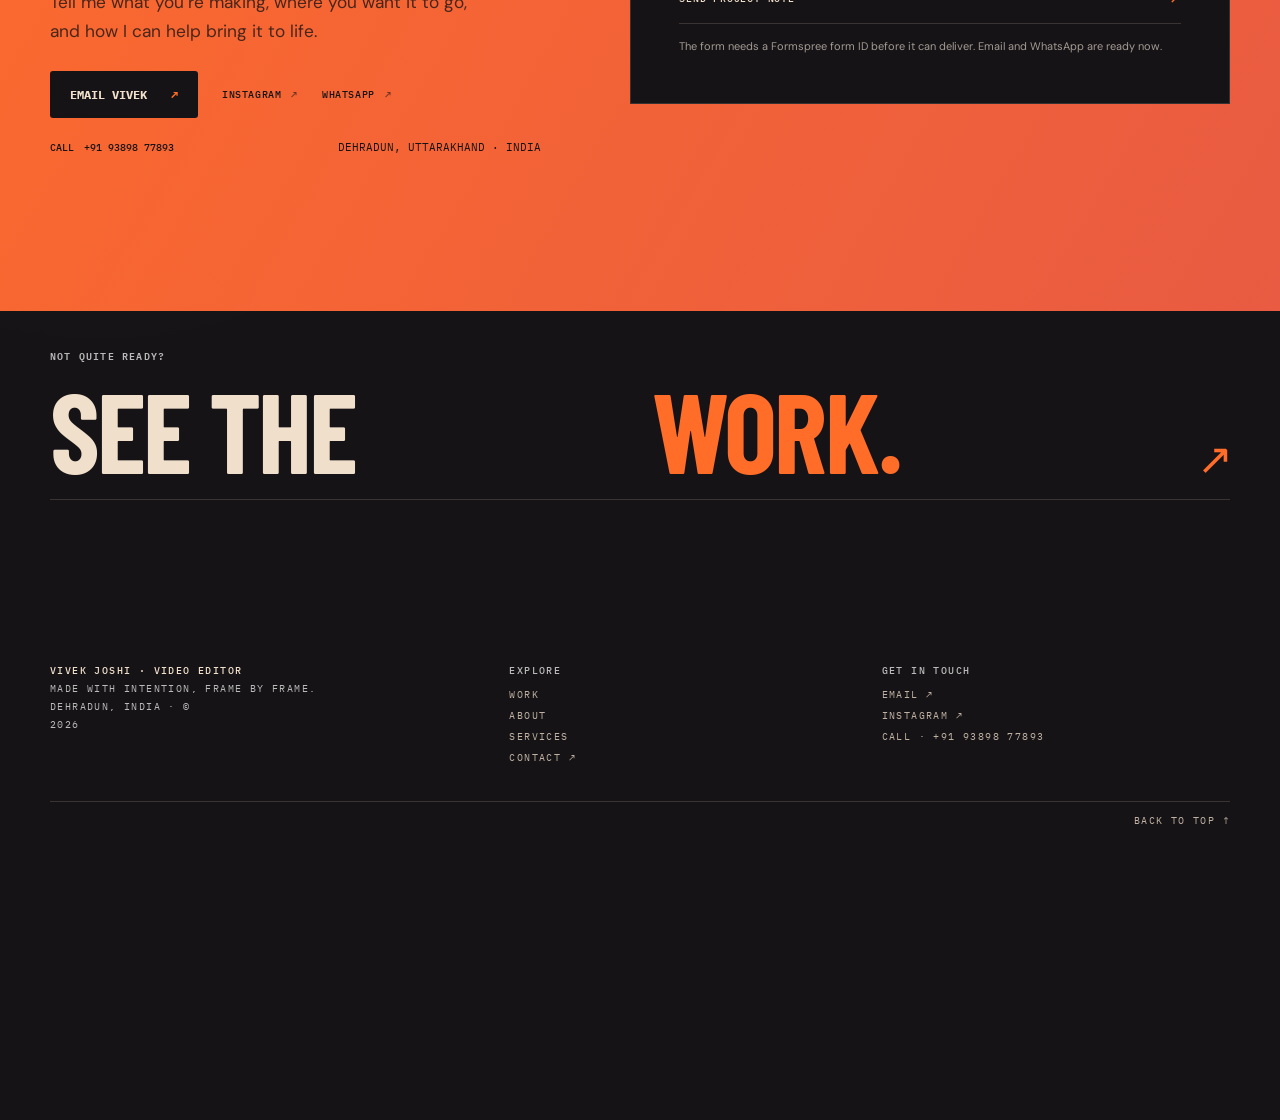
<file: contact.html>
<!doctype html>
<html lang="en" data-theme="warm">
  <head>
    <meta charset="UTF-8" />
    <meta name="viewport" content="width=device-width, initial-scale=1, viewport-fit=cover" />
    <meta name="description" content="Contact Vivek Joshi about video editing, creative direction, and your next film project." />
    <meta name="theme-color" content="#10110f" />
    <title>Contact — Vivek Joshi</title>
    <link rel="preconnect" href="https://fonts.googleapis.com" />
    <link rel="preconnect" href="https://fonts.gstatic.com" crossorigin />
    <link href="https://fonts.googleapis.com/css2?family=Barlow+Condensed:wght@500;600;700;800;900&family=DM+Sans:wght@400;500;600;700&family=IBM+Plex+Mono:wght@400;500;600&display=swap" rel="stylesheet" />
    <link rel="stylesheet" href="styles.css?v=restore-logo-scroll-nav-20261127" />
    <link rel="stylesheet" href="halftone-footer.css" />
    <script src="script.js?v=restore-logo-scroll-nav-20261127" defer></script>
    <script src="contact.js" defer></script>
    <script src="halftone-footer.js?v=contact-links-20261127" defer></script>
  </head>
  <body>
    <a class="skip-link" href="#main">Skip to content</a><div class="scroll-progress" aria-hidden="true"></div>
    <header class="site-header">
      <a class="wordmark" href="index.html" aria-label="Vivek Joshi, home"><span>V</span></a>
      <nav class="site-nav" aria-label="Main navigation"><a href="work.html">Work</a><a href="about.html">About</a><a href="services.html">Services</a><a class="nav-contact" href="contact.html" aria-current="page">Contact <span aria-hidden="true">↗</span></a><button class="menu-toggle" type="button" aria-expanded="false" aria-controls="site-menu" aria-label="Open full-screen menu"><span class="menu-dots-icon" aria-hidden="true"><i></i><i></i><i></i></span></button></nav>
    </header>
    <dialog class="menu-dialog" id="site-menu" aria-label="Full-screen navigation">
      <div class="menu-dialog-inner"><div class="menu-dialog-top"><span>VIVEK JOSHI <i>·</i> DEHRADUN, INDIA</span><button class="menu-close" type="button" aria-label="Close menu"><span></span><span></span></button></div>
        <nav class="menu-dialog-links" aria-label="Explore the portfolio"><a href="work.html"><span>01</span>Selected work<span aria-hidden="true">↗</span></a><a href="about.html"><span>02</span>About me<span aria-hidden="true">↗</span></a><a href="services.html"><span>03</span>What I do<span aria-hidden="true">↗</span></a><a href="contact.html"><span>04</span>Say hello<span aria-hidden="true">↗</span></a></nav>
        <div class="menu-dialog-bottom"><span>DESIGN · EDIT · MOTION</span><a href="mailto:vivekjoshi20jan2005@gmail.com">VIVEKJOSHI20JAN2005@GMAIL.COM ↗</a></div>
      </div>
    </dialog>
    <main id="main">
      <section class="page-hero section-wrap">
        <p class="eyebrow"><span class="status-dot"></span> Your next film starts here</p>
        <h1>LET’S MAKE<br /><span>IT MATTER.</span></h1>
        <p>Have a brief, a half-formed idea, or just a question? Tell me what you’re dreaming up. I’m all ears.</p>
      </section>
      <section class="contact contact-page section-pad">
        <div class="contact-inner section-wrap" data-reveal>
          <div class="contact-copy">
            <p class="eyebrow"><span class="status-dot"></span> Available for select projects</p>
            <h2>GOOD STORIES<br />START WITH<br /><span>HELLO.</span></h2>
            <p class="contact-intro">Tell me what you’re making, where you want it to go, and how I can help bring it to life.</p>
            <div class="contact-direct-links">
              <a class="button button-primary contact-button" href="mailto:vivekjoshi20jan2005@gmail.com">EMAIL VIVEK <span aria-hidden="true">↗</span></a>
              <a class="contact-whatsapp" href="https://www.instagram.com/vivekjoshi.official" target="_blank" rel="noopener noreferrer">INSTAGRAM <span aria-hidden="true">↗</span></a>
              <a class="contact-whatsapp" href="https://wa.me/919389877893?text=Hi%20Vivek%2C%20I%27d%20like%20to%20discuss%20a%20video%20project." target="_blank" rel="noopener noreferrer">WHATSAPP <span aria-hidden="true">↗</span></a>
            </div>
            <div class="contact-details">
              <a class="contact-phone" href="tel:+919389877893">CALL <span>+91 93898 77893</span></a>
              <p class="contact-small">DEHRADUN, UTTARAKHAND · INDIA</p>
            </div>
          </div>
          <div class="contact-form-panel">
            <p class="contact-form-kicker">START A PROJECT</p>
            <h3>What are you<br />working on?</h3>
            <form
              class="contact-form"
              action="https://formspree.io/f/REPLACE_WITH_FORM_ID"
              method="POST"
              data-contact-form
            >
              <div class="contact-form-fields">
                <label class="contact-field">
                  <span>Your name</span>
                  <input type="text" name="name" autocomplete="name" placeholder="Name" required maxlength="100" />
                </label>
                <label class="contact-field">
                  <span>Email address</span>
                  <input type="email" name="email" autocomplete="email" placeholder="you@example.com" required maxlength="254" />
                </label>
                <label class="contact-field">
                  <span>Project type</span>
                  <select name="project_type" required>
                    <option value="" selected disabled>Select a type</option>
                    <option>Brand film</option>
                    <option>Automotive</option>
                    <option>Motion graphics</option>
                    <option>Social content</option>
                    <option>Other</option>
                  </select>
                </label>
                <label class="contact-field">
                  <span>Budget range</span>
                  <select name="budget_range" required>
                    <option value="" selected disabled>Select a range</option>
                    <option>Under ₹15,000</option>
                    <option>₹15,000–₹50,000</option>
                    <option>₹50,000–₹1,50,000</option>
                    <option>₹1,50,000+</option>
                    <option>Let’s discuss</option>
                  </select>
                </label>
                <label class="contact-field contact-field-wide">
                  <span>A little about the project</span>
                  <textarea name="message" rows="4" placeholder="The story, the timeline, or just the starting point…" required minlength="10" maxlength="4000"></textarea>
                </label>
              </div>
              <div class="contact-honeypot" aria-hidden="true">
                <label>Leave this field empty<input type="text" name="_gotcha" tabindex="-1" autocomplete="off" /></label>
              </div>
              <button class="contact-submit" type="submit">SEND PROJECT NOTE <span aria-hidden="true">↗</span></button>
              <p class="contact-form-note">The form needs a Formspree form ID before it can deliver. Email and WhatsApp are ready now.</p>
              <p class="contact-form-status" data-form-status role="status" aria-live="polite" hidden></p>
            </form>
            <div class="contact-form-success" data-form-success role="status" aria-live="polite" hidden>
              <span aria-hidden="true">✓</span>
              <h4>Message received.</h4>
              <p>Thanks for reaching out. I’ll be in touch soon.</p>
            </div>
          </div>
          <div class="contact-decoration" aria-hidden="true">✳</div>
        </div>
      </section>
      <section class="next-page-cta section-wrap"><p class="eyebrow">Not quite ready?</p><a href="work.html">See the <span>work.</span> <b aria-hidden="true">↗</b></a></section>
    </main>
    <footer class="site-footer section-wrap"><a class="wordmark" href="index.html" aria-label="Back to home"><span>V</span></a><p>Made with intention, frame by frame.</p><div class="footer-links"><a href="work.html">Work</a><a href="about.html">About</a><a href="services.html">Services</a><a href="contact.html" aria-current="page">Contact ↗</a><span>© <span id="year"></span> Vivek Joshi</span></div></footer>
  </body>
</html>
</file>
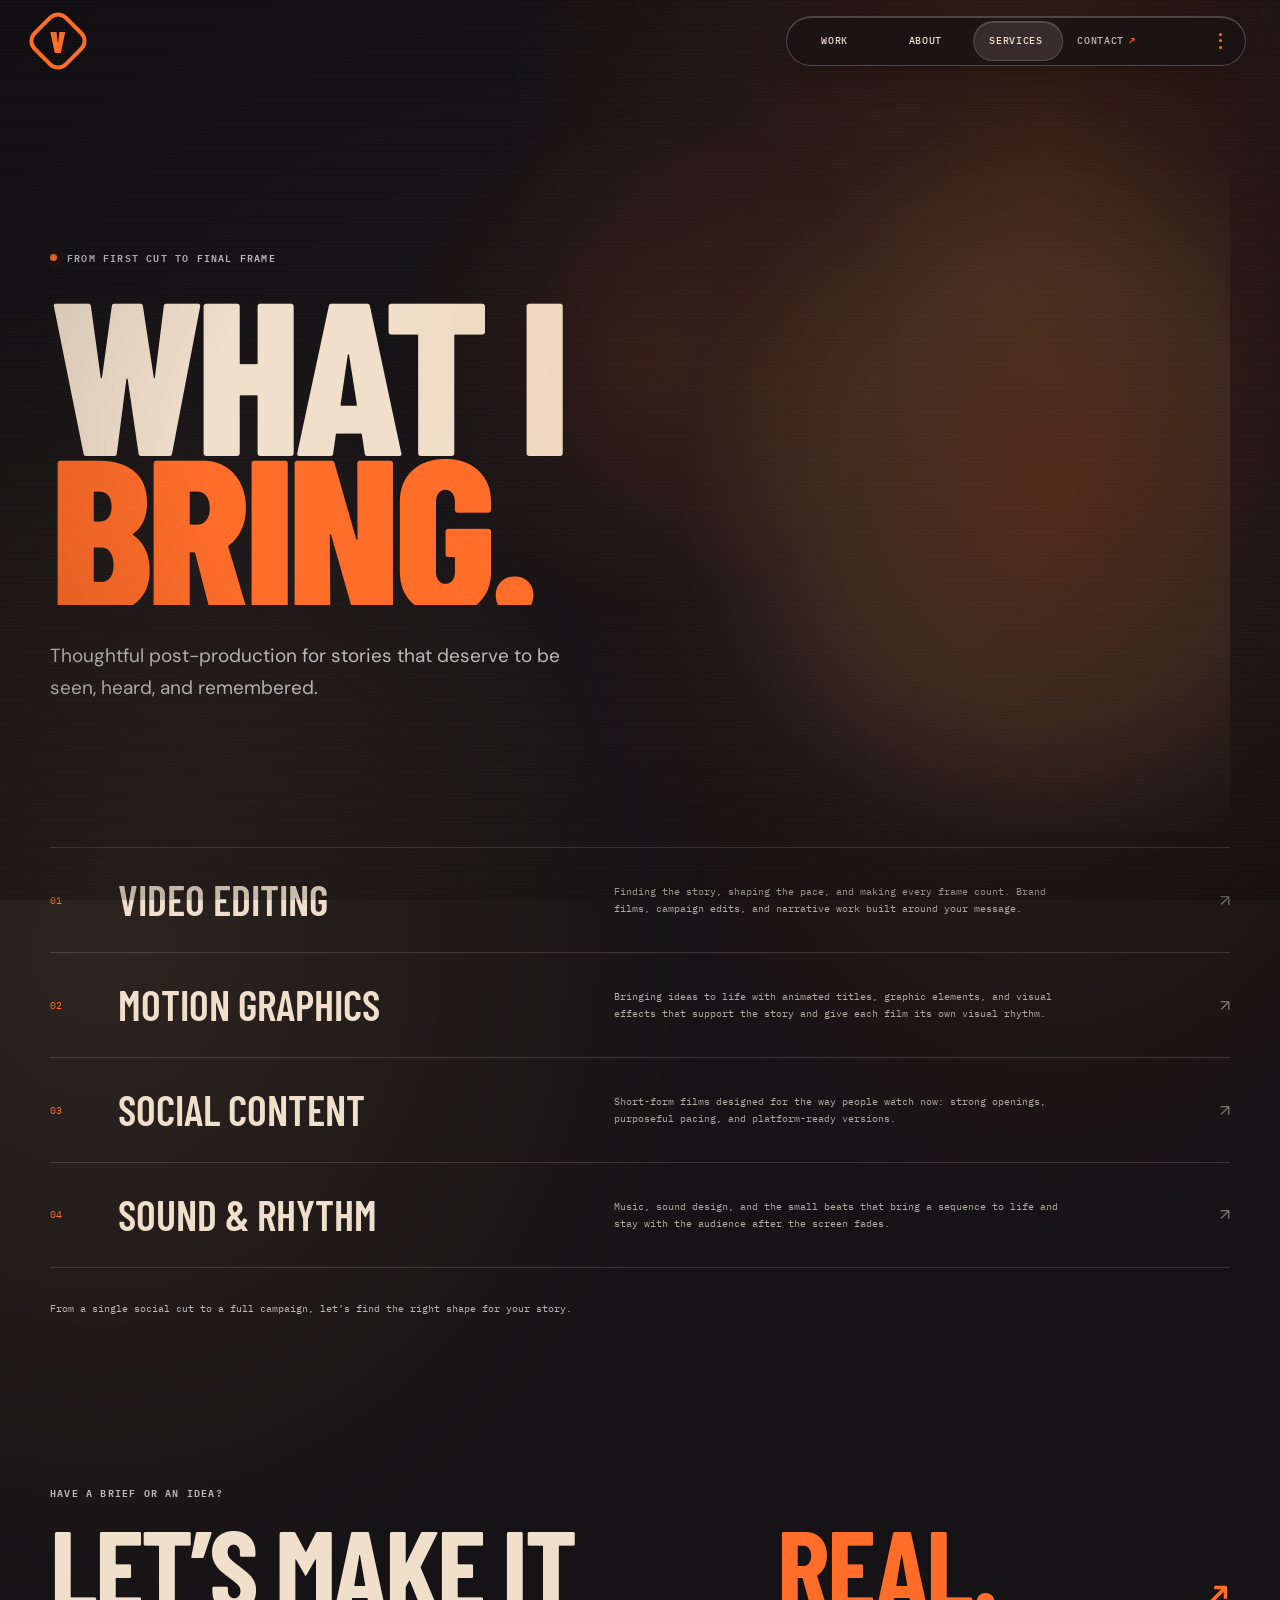
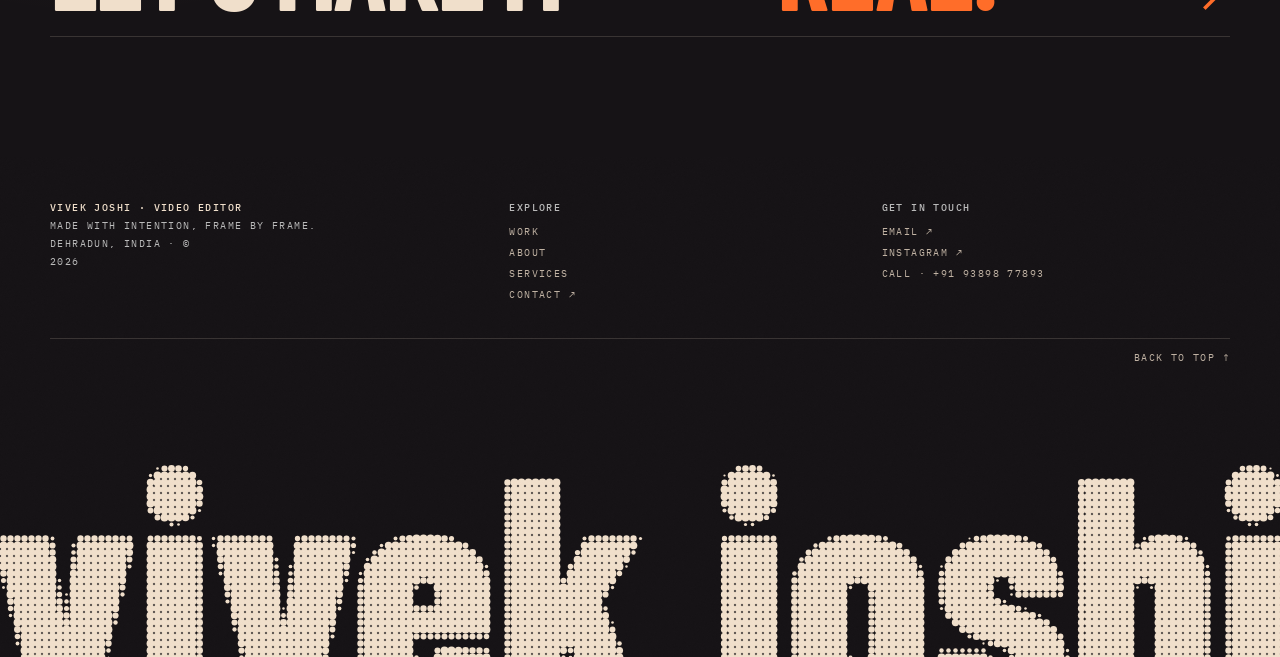
<file: services.html>
<!doctype html>
<html lang="en" data-theme="warm">
  <head>
    <meta charset="UTF-8" />
    <meta name="viewport" content="width=device-width, initial-scale=1, viewport-fit=cover" />
    <meta name="description" content="Video editing, colour grading, social content, and sound services by Vivek Joshi." />
    <meta name="theme-color" content="#10110f" />
    <title>Services — Vivek Joshi</title>
    <link rel="preconnect" href="https://fonts.googleapis.com" />
    <link rel="preconnect" href="https://fonts.gstatic.com" crossorigin />
    <link href="https://fonts.googleapis.com/css2?family=Barlow+Condensed:wght@500;600;700;800;900&family=DM+Sans:wght@400;500;600;700&family=IBM+Plex+Mono:wght@400;500;600&display=swap" rel="stylesheet" />
    <link rel="stylesheet" href="styles.css?v=restore-logo-scroll-nav-20261127" />
    <link rel="stylesheet" href="halftone-footer.css" />
    <script src="script.js?v=restore-logo-scroll-nav-20261127" defer></script>
    <script src="halftone-footer.js?v=contact-links-20261127" defer></script>
  </head>
  <body>
    <a class="skip-link" href="#main">Skip to content</a><div class="scroll-progress" aria-hidden="true"></div>
    <header class="site-header">
      <a class="wordmark" href="index.html" aria-label="Vivek Joshi, home"><span>V</span></a>
      <nav class="site-nav" aria-label="Main navigation"><a href="work.html">Work</a><a href="about.html">About</a><a href="services.html" aria-current="page">Services</a><a class="nav-contact" href="contact.html">Contact <span aria-hidden="true">↗</span></a><button class="menu-toggle" type="button" aria-expanded="false" aria-controls="site-menu" aria-label="Open full-screen menu"><span class="menu-dots-icon" aria-hidden="true"><i></i><i></i><i></i></span></button></nav>
    </header>
    <dialog class="menu-dialog" id="site-menu" aria-label="Full-screen navigation">
      <div class="menu-dialog-inner"><div class="menu-dialog-top"><span>VIVEK JOSHI <i>·</i> DEHRADUN, INDIA</span><button class="menu-close" type="button" aria-label="Close menu"><span></span><span></span></button></div>
        <nav class="menu-dialog-links" aria-label="Explore the portfolio"><a href="work.html"><span>01</span>Selected work<span aria-hidden="true">↗</span></a><a href="about.html"><span>02</span>About me<span aria-hidden="true">↗</span></a><a href="services.html"><span>03</span>What I do<span aria-hidden="true">↗</span></a><a href="contact.html"><span>04</span>Say hello<span aria-hidden="true">↗</span></a></nav>
        <div class="menu-dialog-bottom"><span>DESIGN · EDIT · MOTION</span><a href="mailto:vivekjoshi20jan2005@gmail.com">VIVEKJOSHI20JAN2005@GMAIL.COM ↗</a></div>
      </div>
    </dialog>
    <main id="main">
      <section class="page-hero section-wrap">
        <p class="eyebrow"><span class="status-dot"></span> From first cut to final frame</p>
        <h1>WHAT I<br /><span>BRING.</span></h1>
        <p>Thoughtful post-production for stories that deserve to be seen, heard, and remembered.</p>
      </section>
      <section class="services services-page section-wrap section-pad">
        <div class="service-list">
          <article class="service-item" data-reveal><span>01</span><h2>Video editing</h2><p>Finding the story, shaping the pace, and making every frame count. Brand films, campaign edits, and narrative work built around your message.</p><span aria-hidden="true">↗</span></article>
          <article class="service-item" data-reveal><span>02</span><h2>Motion graphics</h2><p>Bringing ideas to life with animated titles, graphic elements, and visual effects that support the story and give each film its own visual rhythm.</p><span aria-hidden="true">↗</span></article>
          <article class="service-item" data-reveal><span>03</span><h2>Social content</h2><p>Short-form films designed for the way people watch now: strong openings, purposeful pacing, and platform-ready versions.</p><span aria-hidden="true">↗</span></article>
          <article class="service-item" data-reveal><span>04</span><h2>Sound &amp; rhythm</h2><p>Music, sound design, and the small beats that bring a sequence to life and stay with the audience after the screen fades.</p><span aria-hidden="true">↗</span></article>
        </div>
        <p class="services-note">From a single social cut to a full campaign, let’s find the right shape for your story.</p>
      </section>
      <section class="next-page-cta section-wrap"><p class="eyebrow">Have a brief or an idea?</p><a href="contact.html">Let’s make it <span>real.</span> <b aria-hidden="true">↗</b></a></section>
    </main>
    <footer class="site-footer section-wrap"><a class="wordmark" href="index.html" aria-label="Back to home"><span>V</span></a><p>Made with intention, frame by frame.</p><div class="footer-links"><a href="work.html">Work</a><a href="about.html">About</a><a href="services.html" aria-current="page">Services</a><a href="contact.html">Contact ↗</a><span>© <span id="year"></span> Vivek Joshi</span></div></footer>
  </body>
</html>
</file>
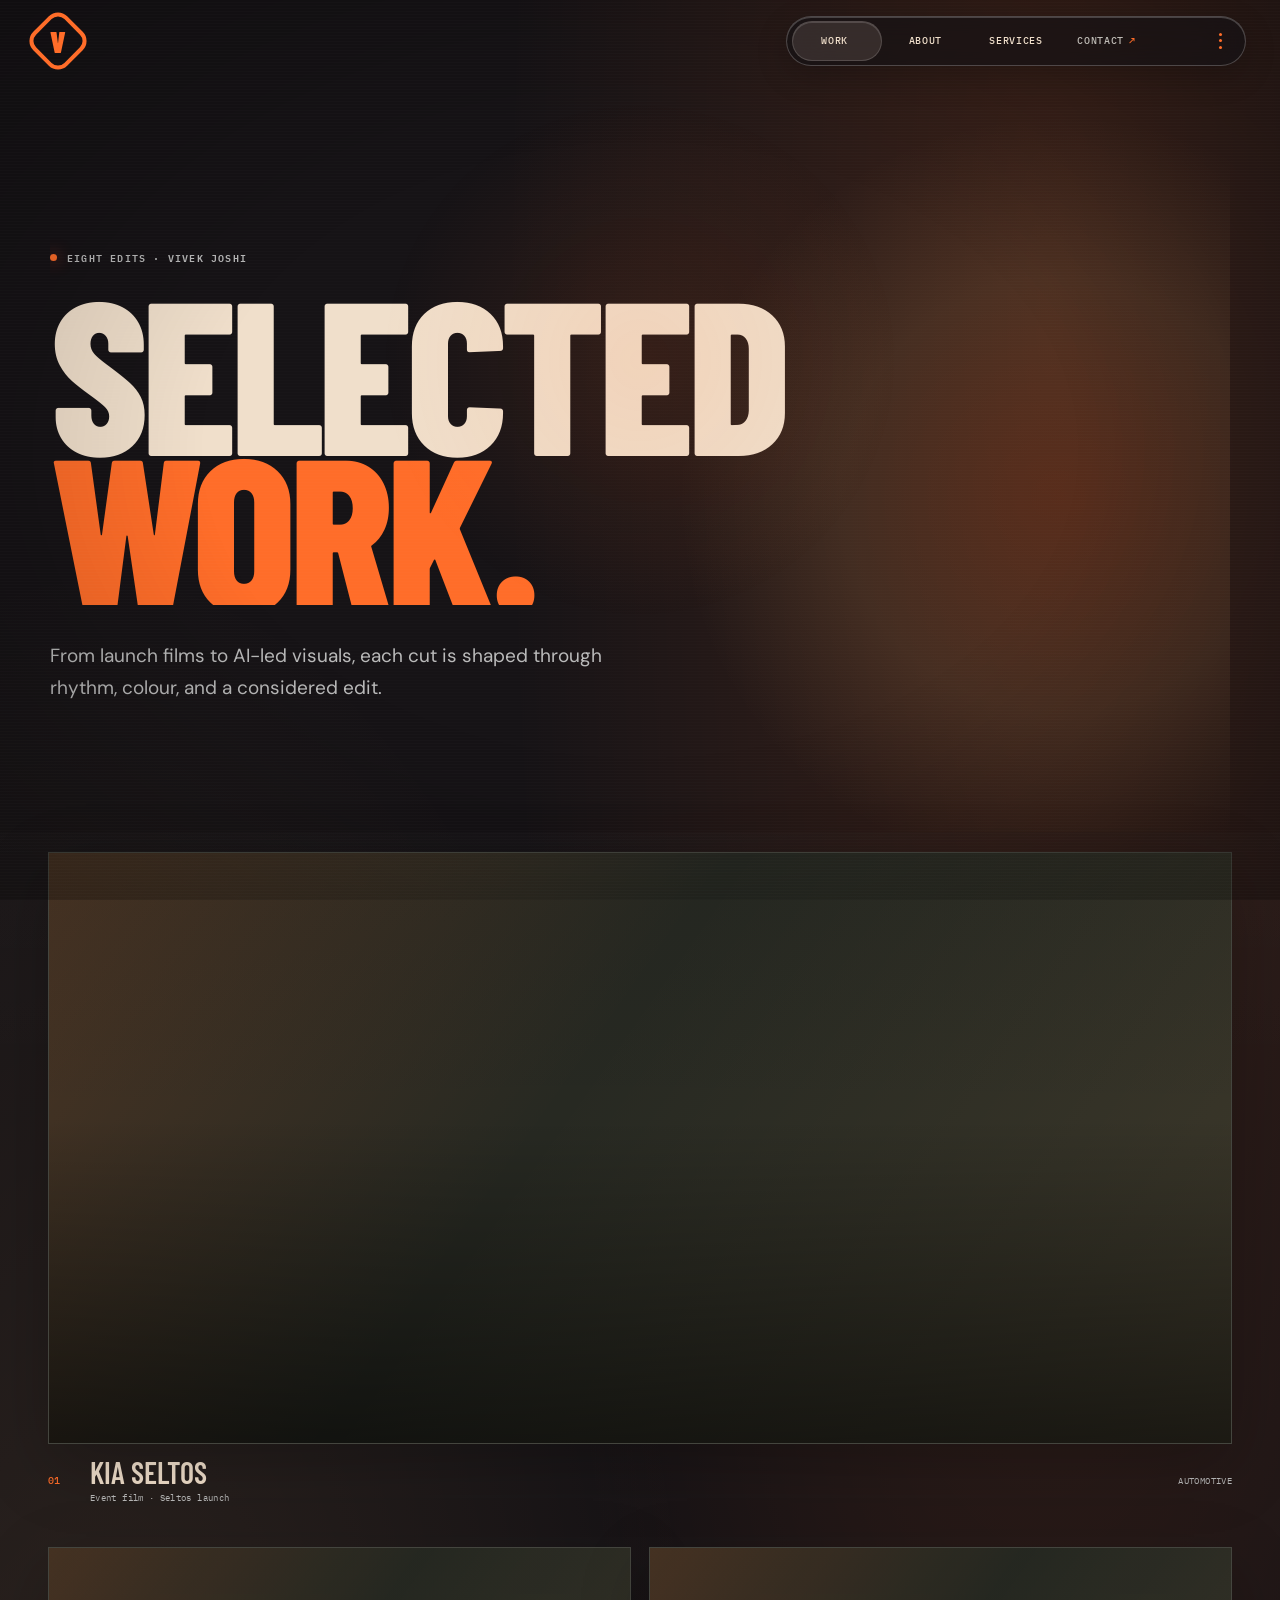
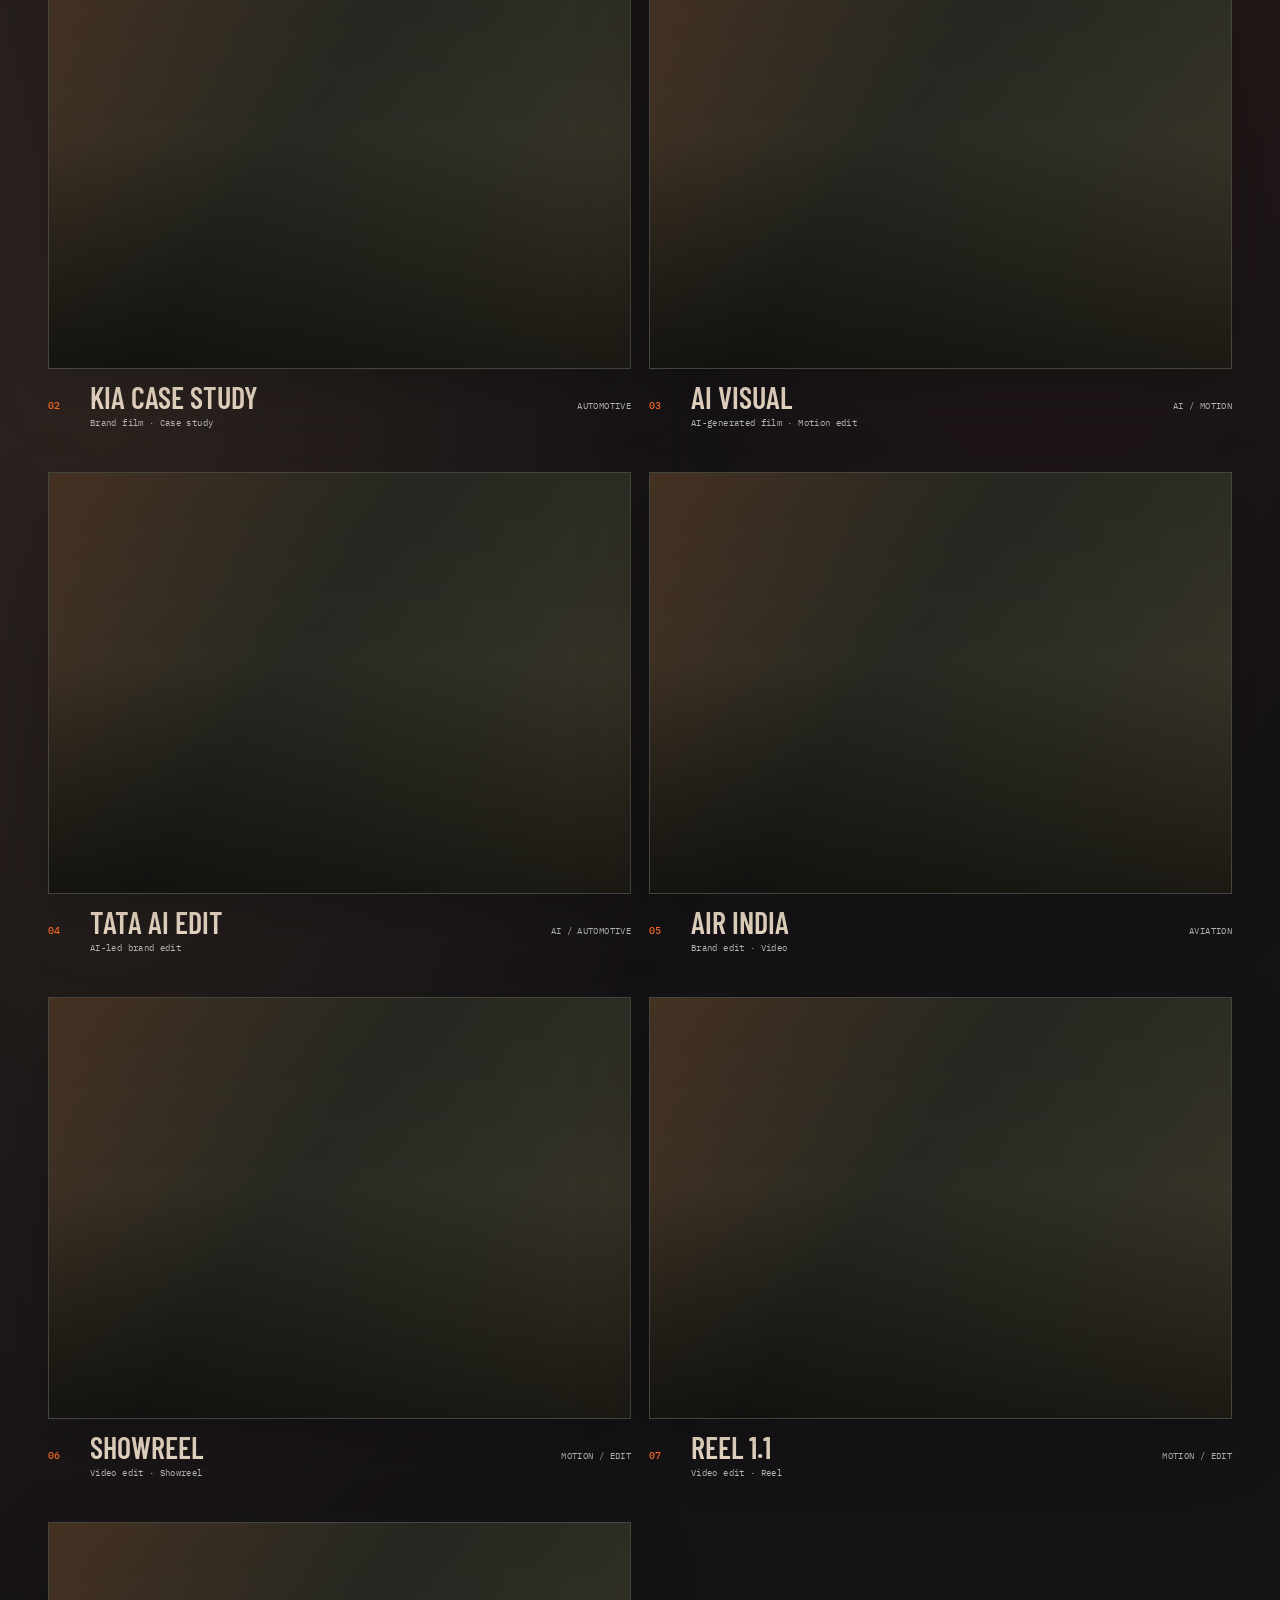
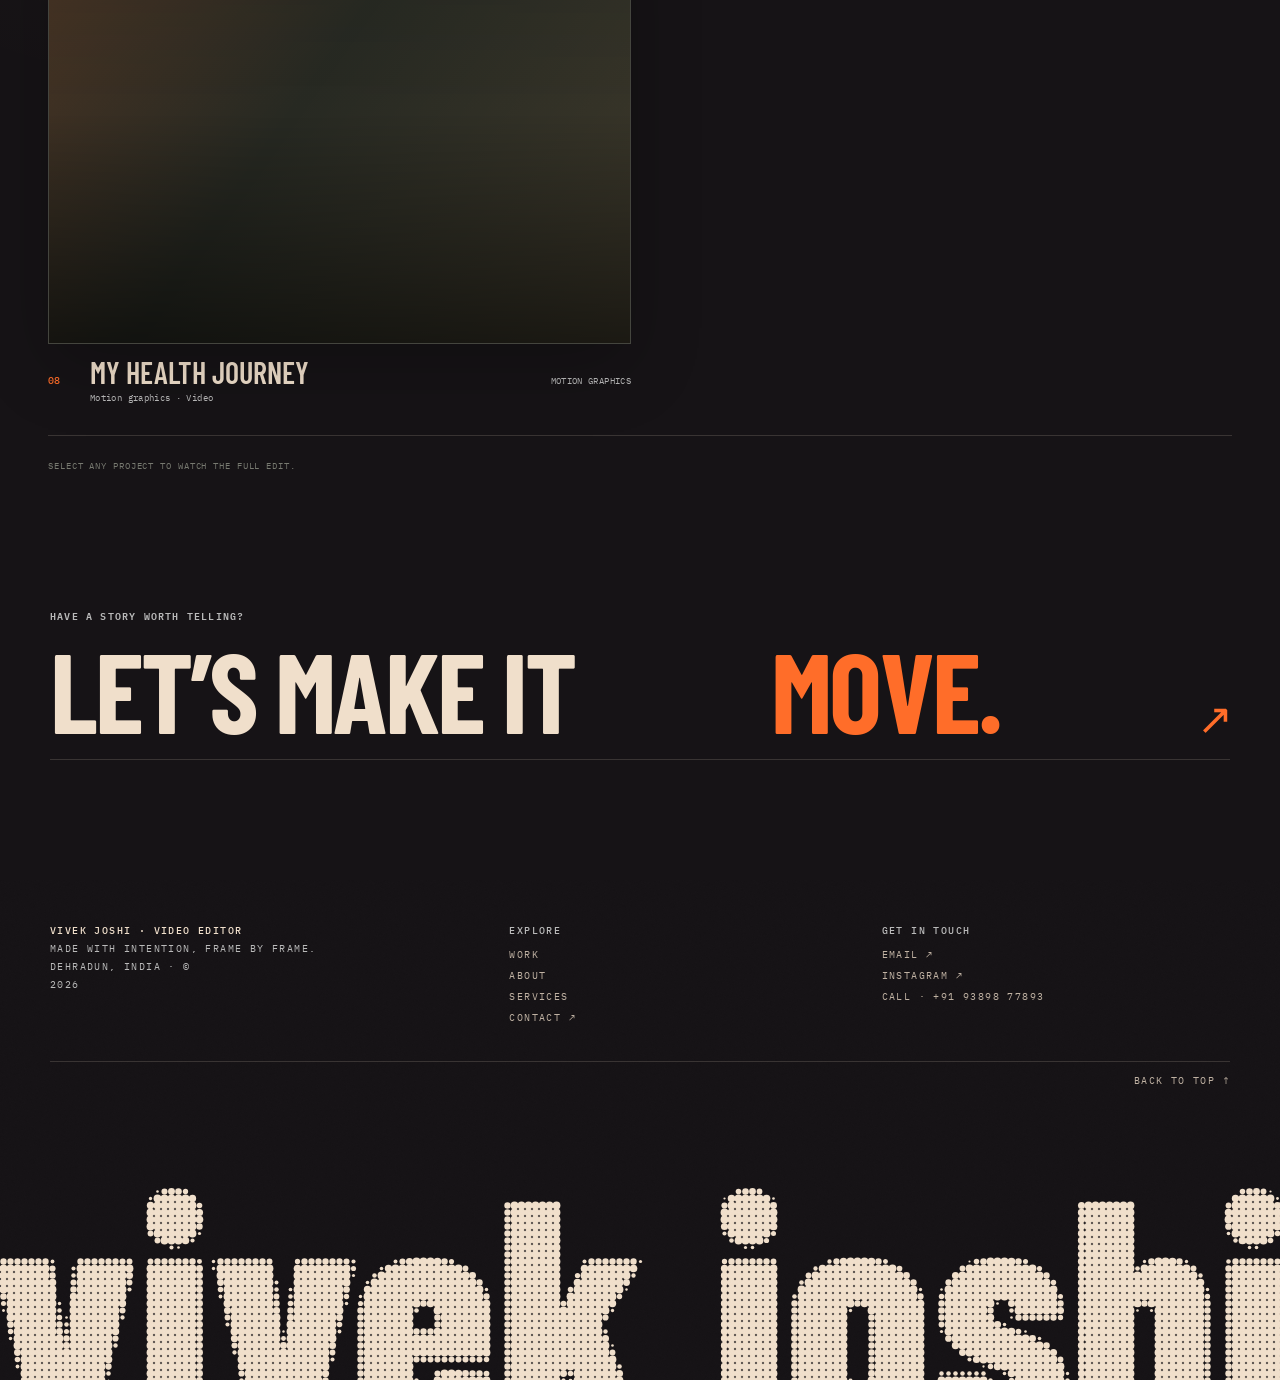
<file: work.html>
<!doctype html>
<html lang="en" data-theme="warm">
  <head>
    <meta charset="UTF-8" />
    <meta name="viewport" content="width=device-width, initial-scale=1, viewport-fit=cover" />
    <meta name="description" content="Selected films and video-editing projects by Vivek Joshi, creative digital designer and video editor in Dehradun." />
    <meta name="theme-color" content="#10110f" />
    <title>Selected Work — Vivek Joshi</title>
    <link rel="preconnect" href="https://fonts.googleapis.com" />
    <link rel="preconnect" href="https://fonts.gstatic.com" crossorigin />
    <link href="https://fonts.googleapis.com/css2?family=Barlow+Condensed:wght@500;600;700;800;900&family=DM+Sans:wght@400;500;600;700&family=IBM+Plex+Mono:wght@400;500;600&display=swap" rel="stylesheet" />
    <link rel="stylesheet" href="styles.css?v=restore-logo-scroll-nav-20261127" />
    <link rel="stylesheet" href="halftone-footer.css" />
    <script src="script.js?v=restore-logo-scroll-nav-20261127" defer></script>
    <script src="halftone-footer.js?v=contact-links-20261127" defer></script>
  </head>
  <body>
    <a class="skip-link" href="#main">Skip to content</a>
    <div class="scroll-progress" aria-hidden="true"></div>
    <header class="site-header">
      <a class="wordmark" href="index.html" aria-label="Vivek Joshi, home"><span>V</span></a>
      <nav class="site-nav" aria-label="Main navigation">
        <a href="work.html" aria-current="page">Work</a><a href="about.html">About</a><a href="services.html">Services</a><a class="nav-contact" href="contact.html">Contact <span aria-hidden="true">↗</span></a>
        <button class="menu-toggle" type="button" aria-expanded="false" aria-controls="site-menu" aria-label="Open full-screen menu">
          <span class="menu-dots-icon" aria-hidden="true"><i></i><i></i><i></i></span>
        </button>
      </nav>
    </header>
    <dialog class="menu-dialog" id="site-menu" aria-label="Full-screen navigation">
      <div class="menu-dialog-inner">
        <div class="menu-dialog-top"><span>VIVEK JOSHI <i>·</i> DEHRADUN, INDIA</span><button class="menu-close" type="button" aria-label="Close menu"><span></span><span></span></button></div>
        <nav class="menu-dialog-links" aria-label="Explore the portfolio">
          <a href="work.html"><span>01</span>Selected work<span aria-hidden="true">↗</span></a><a href="about.html"><span>02</span>About me<span aria-hidden="true">↗</span></a><a href="services.html"><span>03</span>What I do<span aria-hidden="true">↗</span></a><a href="contact.html"><span>04</span>Say hello<span aria-hidden="true">↗</span></a>
        </nav>
        <div class="menu-dialog-bottom"><span>DESIGN · EDIT · MOTION</span><a href="mailto:vivekjoshi20jan2005@gmail.com">VIVEKJOSHI20JAN2005@GMAIL.COM ↗</a></div>
      </div>
    </dialog>
    <main id="main">
      <section class="page-hero section-wrap">
        <p class="eyebrow"><span class="status-dot"></span> Eight edits · Vivek Joshi</p>
        <h1>SELECTED<br /><span>WORK.</span></h1>
        <p>From launch films to AI-led visuals, each cut is shaped through rhythm, colour, and a considered edit.</p>
      </section>
      <section class="work page-work" aria-label="Selected film projects">
        <div class="project-grid">
          <article class="project-card project-featured" data-reveal>
            <button class="project-image js-play-reel" type="button" data-title="Kia Seltos — Launch film" data-video="assets/work/kia-seltos-launch.mp4" aria-label="Preview Kia Seltos launch film">
              <video muted loop playsinline preload="none" aria-hidden="true" data-project-preview><source data-src="assets/work/kia-seltos-launch.mp4" type="video/mp4" /></video>
              <span class="project-play" aria-hidden="true">▶ <span>View film</span></span><span class="project-index">01</span>
            </button>
            <div class="project-info"><span class="project-number">01</span><div><h2>Kia Seltos</h2><p>Event film · Seltos launch</p></div><span class="project-category">AUTOMOTIVE</span></div>
          </article>
          <article class="project-card" data-reveal>
            <button class="project-image js-play-reel" type="button" data-title="Kia — Case study" data-video="assets/work/kia-case-study.mp4" aria-label="Preview Kia case study film">
              <video muted loop playsinline preload="none" aria-hidden="true" data-project-preview><source data-src="assets/work/kia-case-study.mp4" type="video/mp4" /></video>
              <span class="project-play" aria-hidden="true">▶ <span>View film</span></span><span class="project-index">02</span>
            </button>
            <div class="project-info"><span class="project-number">02</span><div><h2>Kia Case Study</h2><p>Brand film · Case study</p></div><span class="project-category">AUTOMOTIVE</span></div>
          </article>
          <article class="project-card" data-reveal>
            <button class="project-image js-play-reel" type="button" data-title="AI Visual — AI-generated film" data-video="assets/work/ai-visual.mp4" aria-label="Preview AI visual film">
              <video muted loop playsinline preload="none" aria-hidden="true" data-project-preview><source data-src="assets/work/ai-visual.mp4" type="video/mp4" /></video>
              <span class="project-play" aria-hidden="true">▶ <span>View film</span></span><span class="project-index">03</span>
            </button>
            <div class="project-info"><span class="project-number">03</span><div><h2>AI Visual</h2><p>AI-generated film · Motion edit</p></div><span class="project-category">AI / MOTION</span></div>
          </article>
          <article class="project-card" data-reveal>
            <button class="project-image js-play-reel" type="button" data-title="Tata AI Edit" data-video="assets/work/tata-ai-edit.mp4" aria-label="Preview Tata AI edit">
              <video muted loop playsinline preload="none" aria-hidden="true" data-project-preview><source data-src="assets/work/tata-ai-edit.mp4" type="video/mp4" /></video>
              <span class="project-play" aria-hidden="true">▶ <span>View film</span></span><span class="project-index">04</span>
            </button>
            <div class="project-info"><span class="project-number">04</span><div><h2>Tata AI Edit</h2><p>AI-led brand edit</p></div><span class="project-category">AI / AUTOMOTIVE</span></div>
          </article>
          <article class="project-card" data-reveal>
            <button class="project-image js-play-reel" type="button" data-title="Air India Edit" data-video="assets/work/air-india-edit.mp4" aria-label="Preview Air India edit">
              <video muted loop playsinline preload="none" aria-hidden="true" data-project-preview><source data-src="assets/work/air-india-edit.mp4" type="video/mp4" /></video>
              <span class="project-play" aria-hidden="true">▶ <span>View film</span></span><span class="project-index">05</span>
            </button>
            <div class="project-info"><span class="project-number">05</span><div><h2>Air India</h2><p>Brand edit · Video</p></div><span class="project-category">AVIATION</span></div>
          </article>
          <article class="project-card" data-reveal>
            <button class="project-image js-play-reel" type="button" data-title="Showreel" data-video="assets/work/velonna-jewellery/showreel.mp4" aria-label="Preview showreel">
              <video muted loop playsinline preload="none" aria-hidden="true" data-project-preview><source data-src="assets/work/velonna-jewellery/showreel.mp4" type="video/mp4" /></video>
              <span class="project-play" aria-hidden="true">▶ <span>View film</span></span><span class="project-index">06</span>
            </button>
            <div class="project-info"><span class="project-number">06</span><div><h2>Showreel</h2><p>Video edit · Showreel</p></div><span class="project-category">MOTION / EDIT</span></div>
          </article>
          <article class="project-card" data-reveal>
            <button class="project-image js-play-reel" type="button" data-title="Reel 1.1" data-video="assets/work/velonna-jewellery/reel-1-1.mp4" aria-label="Preview Reel 1.1">
              <video muted loop playsinline preload="none" aria-hidden="true" data-project-preview><source data-src="assets/work/velonna-jewellery/reel-1-1.mp4" type="video/mp4" /></video>
              <span class="project-play" aria-hidden="true">▶ <span>View film</span></span><span class="project-index">07</span>
            </button>
            <div class="project-info"><span class="project-number">07</span><div><h2>Reel 1.1</h2><p>Video edit · Reel</p></div><span class="project-category">MOTION / EDIT</span></div>
          </article>
          <article class="project-card" data-reveal>
            <button class="project-image js-play-reel" type="button" data-title="My Health Journey" data-video="https://github.com/Vjsmart2005/vivek-portfolio/releases/download/portfolio-media-v1/my-health-journey.mp4" aria-label="Preview My Health Journey motion graphics film">
              <video muted loop playsinline preload="none" aria-hidden="true" data-project-preview><source data-src="https://github.com/Vjsmart2005/vivek-portfolio/releases/download/portfolio-media-v1/my-health-journey.mp4" type="video/mp4" /></video>
              <span class="project-play" aria-hidden="true">▶ <span>View film</span></span><span class="project-index">08</span>
            </button>
            <div class="project-info"><span class="project-number">08</span><div><h2>My Health Journey</h2><p>Motion graphics · Video</p></div><span class="project-category">MOTION GRAPHICS</span></div>
          </article>
        </div>
        <p class="sample-note">Select any project to watch the full edit.</p>
      </section>
      <section class="next-page-cta section-wrap"><p class="eyebrow">Have a story worth telling?</p><a href="contact.html">Let’s make it <span>move.</span> <b aria-hidden="true">↗</b></a></section>
    </main>
    <footer class="site-footer section-wrap">
      <a class="wordmark" href="index.html" aria-label="Back to home"><span>V</span></a><p>Made with intention, frame by frame.</p>
      <div class="footer-links"><a href="work.html" aria-current="page">Work</a><a href="about.html">About</a><a href="services.html">Services</a><a href="contact.html">Contact ↗</a><span>© <span id="year"></span> Vivek Joshi</span></div>
    </footer>
    <dialog class="reel-dialog" aria-labelledby="reel-title">
      <div class="reel-dialog-bar"><p id="reel-title">AI Visual — AI-generated film</p><button class="dialog-close" type="button" aria-label="Close preview">×</button></div>
      <video controls playsinline preload="none"><source src="assets/work/ai-visual.mp4" type="video/mp4" />Your browser does not support video playback.</video>
      <p class="video-note">A selected edit by Vivek Joshi.</p>
    </dialog>
  </body>
</html>
</file>
<file: styles.css>
:root {
  color-scheme: dark;
  --ink: #161316;
  --panel: #21130f;
  --paper: #f0dfcb;
  --muted: #bababa;
  --line: rgba(240, 223, 203, 0.16);
  --accent: #ff6d29;
  --font-display: "Space Grotesk", sans-serif;
  --font-body: "DM Sans", sans-serif;
}

* { box-sizing: border-box; }
html { scroll-behavior: smooth; scroll-padding-top: 88px; }
body {
  margin: 0;
  background:
    radial-gradient(ellipse at 12% 38%, rgba(255, 109, 41, .11), transparent 36%),
    var(--ink);
  color: var(--paper);
  font-family: var(--font-body);
  -webkit-font-smoothing: antialiased;
}
body:has(.reel-dialog[open]) { overflow: hidden; }
img { display: block; width: 100%; }
a { color: inherit; text-decoration: none; }
button { color: inherit; font: inherit; }
.section-wrap { width: min(1180px, calc(100% - 96px)); margin-inline: auto; }
.section-pad { padding-block: 132px; }
.skip-link {
  position: fixed; top: 12px; left: 12px; z-index: 20; padding: 12px 16px;
  transform: translateY(-150%); background: var(--accent); color: var(--ink);
}
.skip-link:focus { transform: translateY(0); }
.screen-reader-only {
  position: absolute;
  width: 1px;
  height: 1px;
  padding: 0;
  margin: -1px;
  overflow: hidden;
  clip: rect(0,0,0,0);
  white-space: nowrap;
  border: 0;
}

.site-header {
  position: relative; top: auto; z-index: 10; display: flex; flex-wrap: nowrap; align-items: center;
  justify-content: space-between; width: 100%; height: 82px; padding-inline: max(48px, calc((100vw - 1180px) / 2));
  border-bottom: 1px solid rgba(242, 240, 233, .07); background: rgba(16, 17, 15, .88); backdrop-filter: blur(16px);
}
.site-header > .wordmark,
.site-header > .menu-toggle,
.site-header > .site-nav { flex-shrink: 0; }
.home-story-header {
  position: absolute;
  top: 16px;
  left: 0;
  opacity: 0;
  visibility: hidden;
  pointer-events: none;
  transform: translateY(-8px);
  transition: opacity .32s ease, transform .38s cubic-bezier(.22,1,.36,1), visibility 0s linear .38s;
}
.story-nav-visible .home-story-header {
  position: fixed;
  top: 16px;
  opacity: 1;
  visibility: visible;
  pointer-events: auto;
  transform: translateY(0);
  transition-delay: 0s;
}
.wordmark { font: 700 26px/1 var(--font-display); letter-spacing: -.1em; }
.wordmark span { color: var(--accent); }
.site-nav { display: flex; align-items: center; gap: 40px; color: #d0d0c8; font-size: 13px; }
.site-nav a:not(.nav-contact), .footer-links a { transition: color .2s ease; }
.site-nav a:hover, .footer-links a:hover { color: var(--accent); }
.nav-contact { padding: 12px 17px; border: 1px solid var(--line); border-radius: 3px; color: var(--paper); }
.nav-contact span { margin-left: 9px; color: var(--accent); }
.menu-toggle { display: none; }

.hero {
  position: relative; display: grid; grid-template-columns: 1.05fr .95fr; align-items: center;
  min-height: 690px; padding-top: 35px; padding-bottom: 88px;
}
.hero-copy { position: relative; z-index: 2; padding-bottom: 24px; }
.eyebrow {
  display: flex; align-items: center; gap: 10px; margin: 0 0 24px;
  color: var(--muted); font-size: 11px; font-weight: 600; letter-spacing: .12em; text-transform: uppercase;
}
.status-dot { width: 7px; height: 7px; border-radius: 50%; background: var(--accent); box-shadow: 0 0 12px rgba(255, 109, 41, .55); }
h1, h2, h3, p { margin-top: 0; }
h1, h2, h3 { font-family: var(--font-display); }
.hero h1 { margin: 0; font-size: clamp(54px, 6.2vw, 82px); font-weight: 500; letter-spacing: -.075em; line-height: .99; }
.hero h1 span, .section-heading h2 span, .about-copy h2 span, .contact h2 span { color: var(--accent); }
.hero-intro { max-width: 440px; margin: 28px 0 30px; color: #b4b4ab; font-size: 15px; line-height: 1.8; }
.hero-intro em { color: var(--paper); }
.hero-actions { display: flex; flex-wrap: wrap; align-items: center; gap: 26px; }
.button { display: inline-flex; align-items: center; gap: 24px; padding: 16px 20px; border-radius: 3px; font-size: 12px; font-weight: 700; transition: transform .2s ease, background .2s ease; }
.button:hover { transform: translateY(-3px); }
.button-primary { background: var(--accent); color: var(--ink); }
.button-primary:hover { background: #ff8b52; }
.text-button { display: inline-flex; align-items: center; gap: 10px; padding: 8px 0; border: 0; background: transparent; color: var(--paper); font-size: 12px; cursor: pointer; }
.play-icon { display: grid; width: 30px; height: 30px; place-items: center; border: 1px solid var(--line); border-radius: 50%; color: var(--accent); font-size: 9px; transition: background .2s, color .2s; }
.text-button:hover .play-icon { background: var(--accent); color: var(--ink); }
.hero-meta { display: flex; align-items: center; gap: 12px; margin-top: 55px; color: #888980; font-size: 10px; letter-spacing: .02em; }
.meta-line { width: 36px; height: 1px; background: #57584f; }

.hero-art { position: relative; display: grid; min-height: 530px; place-items: center; perspective: 1100px; }
.film-stack { position: relative; width: 330px; height: 430px; transform-style: preserve-3d; transform: rotateY(-16deg) rotateX(4deg); }
.film-frame { position: absolute; overflow: hidden; width: 250px; height: 340px; border: 7px solid #282a24; background: #252720; box-shadow: 0 25px 65px rgba(0, 0, 0, .45); }
.film-frame::after { position: absolute; inset: 0; border: 1px solid rgba(255,255,255,.12); content: ""; pointer-events: none; }
.film-frame img { height: 100%; object-fit: cover; filter: saturate(.75); }
.frame-back { top: 33px; left: 42px; transform: translateZ(-90px) rotate(-12deg); }
.frame-middle { top: 61px; left: 65px; transform: translateZ(-35px) rotate(8deg); }
.frame-front { top: 81px; left: 27px; transform: translateZ(40px) rotate(-4deg); }
.frame-front img { filter: saturate(.7) brightness(.83); }
.art-orbit { position: absolute; width: 430px; height: 180px; border: 1px solid rgba(255,109,41,.2); border-radius: 50%; transform: rotate(-34deg); }
.orbit-two { width: 390px; height: 255px; transform: rotate(43deg); border-color: rgba(242,240,233,.11); }
.art-caption { position: absolute; right: 15px; bottom: 45px; left: 5px; display: flex; justify-content: space-between; color: #a4a49b; font-size: 10px; letter-spacing: .12em; text-transform: uppercase; }
.art-cross { position: absolute; color: var(--accent); font-size: 20px; }
.cross-one { top: 57px; right: 49px; }
.cross-two { bottom: 130px; left: 3px; font-size: 13px; }
.scroll-cue { position: absolute; bottom: 30px; left: 0; display: flex; align-items: center; gap: 11px; color: #85867d; font-size: 10px; }
.scroll-cue span { width: 24px; height: 1px; background: var(--accent); }

.work { border-top: 1px solid var(--line); }
.section-heading { display: flex; align-items: end; justify-content: space-between; gap: 32px; margin-bottom: 46px; }
.section-heading .eyebrow { margin-bottom: 18px; }
.section-heading h2, .about-copy h2 { margin: 0; font-size: clamp(43px, 5vw, 62px); font-weight: 500; letter-spacing: -.07em; line-height: 1.02; }
.section-note { margin: 0 0 5px; color: var(--muted); font-size: 12px; line-height: 1.8; }
.project-grid { display: grid; grid-template-columns: 1fr 1fr; gap: 40px 25px; }
.project-featured { grid-column: 1 / -1; }
.project-image {
  position: relative; display: block; width: 100%; overflow: hidden; aspect-ratio: 1.32;
  padding: 0; border: 0; background: #272922; text-align: left; cursor: pointer;
}
.project-featured .project-image { aspect-ratio: 2.12; }
.project-image::after { position: absolute; inset: 0; background: linear-gradient(180deg, transparent 65%, rgba(0,0,0,.38)); content: ""; }
.project-image img, .project-image video { width: 100%; height: 100%; object-fit: cover; transition: transform .65s cubic-bezier(.2,.7,.2,1), filter .35s ease; filter: saturate(.72); }
.project-image:hover img, .project-image:hover video { transform: scale(1.04); filter: saturate(1); }
.project-play { position: absolute; z-index: 1; top: 50%; left: 50%; display: grid; width: 58px; height: 58px; place-items: center; border: 1px solid rgba(255,255,255,.65); border-radius: 50%; background: rgba(16,17,15,.3); opacity: 0; transform: translate(-50%, -42%); transition: opacity .25s, transform .25s; font-size: 11px; }
.project-image:hover .project-play, .project-image:focus-visible .project-play { opacity: 1; transform: translate(-50%, -50%); }
.project-index { position: absolute; z-index: 1; bottom: 17px; left: 17px; color: white; font-size: 10px; letter-spacing: .12em; }
.project-info { display: flex; align-items: start; justify-content: space-between; gap: 12px; padding-top: 17px; }
.project-info h3 { margin: 0 0 5px; font-size: 19px; font-weight: 500; letter-spacing: -.04em; }
.project-info p, .project-category { margin: 0; color: var(--muted); font-size: 11px; }
.project-category { padding-top: 5px; font-size: 9px; letter-spacing: .09em; }
.sample-note { margin: 32px 0 0; color: #777970; font-size: 10px; }

.about { background: var(--panel); }
.about-inner { display: grid; grid-template-columns: .9fr 1.1fr; align-items: center; gap: 100px; }
.about-image { position: relative; width: 100%; max-width: 420px; }
.about-image img { aspect-ratio: .9; object-fit: cover; object-position: center 52%; filter: saturate(.78) contrast(1.04) brightness(1.06); }
.image-stamp { position: absolute; right: -31px; bottom: 30px; display: grid; width: 110px; height: 110px; place-content: center; border: 1px solid rgba(255,109,41,.65); border-radius: 50%; background: var(--panel); color: var(--accent); font: 500 13px/1.25 var(--font-display); text-align: center; transform: rotate(9deg); }
.about-copy .eyebrow { margin-bottom: 20px; }
.about-copy h2 { margin-bottom: 25px; font-size: clamp(42px, 5vw, 59px); }
.about-copy > p:not(.eyebrow) { max-width: 480px; margin-bottom: 17px; color: #aeafa6; font-size: 13px; line-height: 1.9; }
.arrow-link { display: inline-flex; align-items: center; gap: 15px; margin-top: 16px; padding-bottom: 8px; border-bottom: 1px solid #6d6e64; font-size: 11px; }
.arrow-link span { color: var(--accent); }

.services { padding-top: 120px; padding-bottom: 130px; }
.service-list { border-top: 1px solid var(--line); }
.service-item { display: grid; grid-template-columns: 50px 1fr 1.1fr 24px; align-items: center; gap: 20px; padding: 23px 0; border-bottom: 1px solid var(--line); }
.service-item > span:first-child { color: var(--accent); font-size: 10px; }
.service-item h3 { margin: 0; font-size: 18px; font-weight: 500; letter-spacing: -.04em; }
.service-item p { margin: 0; color: var(--muted); font-size: 11px; line-height: 1.6; }
.service-item > span:last-child { color: #7d7e75; text-align: right; transition: color .2s, transform .2s; }
.service-item:hover > span:last-child { color: var(--accent); transform: translate(3px, -3px); }

.contact { position: relative; overflow: hidden; background: var(--accent); color: var(--ink); }
.contact-inner { position: relative; z-index: 1; }
.contact .eyebrow { color: #453027; }
.contact .status-dot { background: var(--ink); box-shadow: none; }
.contact h2 { max-width: 840px; margin: 0 0 32px; font-size: clamp(55px, 8vw, 100px); font-weight: 500; letter-spacing: -.085em; line-height: .98; }
.contact h2 span { color: #453027; }
.contact-button { background: var(--ink); color: var(--paper); }
.contact-button:hover { background: #453027; }
.contact-button span { color: var(--accent); }
.contact-small { margin: 19px 0 0; color: #453027; font-size: 11px; }
.contact-decoration { position: absolute; top: -70px; right: 9%; color: rgba(16,17,15,.09); font-size: clamp(200px, 32vw, 390px); line-height: 1; }

.site-footer { display: flex; min-height: 110px; align-items: center; justify-content: space-between; gap: 24px; color: var(--muted); }
.site-footer > p { margin: 0; font-size: 10px; }
.footer-links { display: flex; align-items: center; gap: 24px; font-size: 10px; }
.footer-links span { color: #777970; }

.reel-dialog { width: min(900px, calc(100% - 32px)); max-width: none; padding: 0; border: 1px solid #3c3e35; background: #151613; color: var(--paper); }
.reel-dialog::backdrop { background: rgba(0,0,0,.82); backdrop-filter: blur(8px); }
.reel-dialog-bar { display: flex; align-items: center; justify-content: space-between; padding: 16px 20px; }
.reel-dialog-bar p { margin: 0; font: 500 14px var(--font-display); }
.dialog-close { width: 34px; height: 34px; border: 1px solid var(--line); border-radius: 50%; background: transparent; color: var(--paper); cursor: pointer; font-size: 22px; line-height: 1; }
.reel-dialog video { display: block; width: 100%; max-height: 72vh; background: #080908; }
.video-note { margin: 0; padding: 12px 20px 16px; color: var(--muted); font-size: 10px; }
:focus-visible { outline: 2px solid var(--accent); outline-offset: 4px; }
button:focus:not(:focus-visible) { outline: none; }

@media (max-width: 900px) {
  .section-wrap { width: min(100% - 56px, 700px); }
  .site-header { height: 72px; padding-inline: 28px; }
  .hero { min-height: 640px; grid-template-columns: 1.1fr .9fr; }
  .hero h1 { font-size: clamp(52px, 8vw, 72px); }
  .hero-art { min-height: 440px; transform: scale(.82); transform-origin: center; }
  .about-inner { gap: 55px; }
  .section-pad { padding-block: 100px; }
}
@media (max-width: 640px) {
  html { scroll-padding-top: 72px; }
  .section-wrap { width: calc(100% - 40px); }
  .site-header { height: 68px; padding-inline: 20px; }
  .site-nav { position: absolute; top: 67px; right: 0; left: 0; display: none; align-items: stretch; gap: 0; padding: 10px 20px 20px; border-bottom: 1px solid var(--line); background: #141512; }
  .site-nav.is-open { display: flex; flex-direction: column; }
  .site-nav a { padding: 14px 2px; }
  .site-nav .nav-contact { align-self: start; margin-top: 8px; padding: 11px 14px; }
  .hero { display: flex; min-height: auto; flex-direction: column; align-items: stretch; padding-top: 75px; padding-bottom: 65px; }
  .hero-copy { padding-bottom: 0; }
  .hero h1 { font-size: clamp(52px, 13vw, 72px); }
  .hero-intro { max-width: 380px; margin-block: 22px; font-size: 13px; }
  .hero-meta { margin-top: 32px; }
  .hero-art { min-height: 380px; margin-top: 15px; transform: scale(.73); transform-origin: center top; margin-bottom: -90px; }
  .scroll-cue { bottom: 4px; }
  .section-pad { padding-block: 78px; }
  .section-heading { align-items: start; flex-direction: column; gap: 17px; margin-bottom: 30px; }
  .section-heading h2, .about-copy h2 { font-size: 47px; }
  .project-grid { grid-template-columns: 1fr; gap: 28px; }
  .project-featured { grid-column: auto; }
  .project-featured .project-image, .project-image { aspect-ratio: 1.23; }
  .project-play { width: 48px; height: 48px; opacity: 1; transform: translate(-50%, -50%); }
  .project-info h3 { font-size: 17px; }
  .about-inner { grid-template-columns: 1fr; gap: 49px; }
  .about-image { max-width: 390px; }
  .image-stamp { right: -15px; width: 94px; height: 94px; font-size: 11px; }
  .service-item { grid-template-columns: 28px 1fr 18px; gap: 12px; padding: 19px 0; }
  .service-item h3 { font-size: 15px; }
  .service-item p { grid-column: 2 / 3; grid-row: 2; }
  .service-item > span:last-child { grid-column: 3; grid-row: 1; }
  .contact h2 { font-size: clamp(53px, 13vw, 76px); }
  .contact-decoration { top: 15px; right: -18%; }
  .site-footer { min-height: auto; flex-wrap: wrap; padding-block: 28px; }
  .site-footer > p { order: 1; width: calc(100% - 60px); text-align: right; }
  .footer-links { width: 100%; flex-wrap: wrap; gap: 15px 20px; padding-top: 18px; border-top: 1px solid var(--line); }
}
@media (prefers-reduced-motion: reduce) {
  *, *::before, *::after { scroll-behavior: auto !important; animation-duration: .01ms !important; animation-iteration-count: 1 !important; transition-duration: .01ms !important; }
  .film-stack { transform: none; }
}

/* Art-directed, image-led identity inspired by independent production studios. */
:root {
  --accent: #ff6d29;
  --font-display: "Barlow Condensed", Impact, sans-serif;
  --font-mono: "IBM Plex Mono", monospace;
}

.site-header { padding-inline: max(34px, calc((100vw - 1320px) / 2)); }
.wordmark { display: grid; width: 48px; height: 48px; place-items: center; border: 4px solid var(--accent); border-radius: 13px; color: var(--accent); font: 900 30px/.8 var(--font-display); letter-spacing: 0; transform: rotate(45deg); }
.wordmark span { display: block; color: inherit; transform: rotate(-45deg); }
.site-nav { gap: 38px; font-family: var(--font-mono); font-size: 11px; font-weight: 500; letter-spacing: .08em; text-transform: uppercase; }
.site-nav a:not(.nav-contact) { color: var(--paper); }
.site-nav .nav-contact { padding: 0; border: 0; font-family: inherit; letter-spacing: inherit; text-transform: uppercase; }
.nav-contact span { margin-left: 4px; }
.hero { display: block; min-height: auto; padding: 0 0 70px; }
.hero-stage {
  position: relative; display: grid; width: 100vw; height: min(790px, 65vw); min-height: 590px;
  margin-left: calc((100% - 100vw) / 2); place-items: center; overflow: hidden; perspective: 1000px;
}
.hero-stage::before {
  position: absolute; z-index: 0; inset: 13% 5% 8%;
  background: radial-gradient(ellipse at center, rgba(255,255,255,.035), transparent 67%);
  content: "";
}
.hero-label { position: absolute; z-index: 5; top: 35px; left: max(48px, calc((100vw - 1320px) / 2)); margin: 0; font: 500 10px var(--font-mono); letter-spacing: .06em; }
.status-dot { background: var(--accent); box-shadow: 0 0 15px rgba(255,73,46,.7); }
.hero-stage h1 {
  position: relative; z-index: 4; width: 100%; margin: 0; color: var(--paper);
  font: 800 clamp(72px, 13.1vw, 178px)/.76 var(--font-display); letter-spacing: -.045em;
  text-align: center; text-transform: uppercase; transform: scaleX(.91);
}
.hero-stage h1 span { color: var(--accent); }
.hero-photo {
  position: absolute; z-index: 3; display: block; object-fit: cover; border: 1px solid rgba(242,240,233,.16);
  filter: saturate(.84); box-shadow: 0 20px 60px rgba(0,0,0,.32);
  transition: filter .4s, transform .55s cubic-bezier(.2,.7,.2,1);
}
.hero-stage:hover .hero-photo { filter: saturate(1); }
.hero-photo-one { top: 24%; left: -1%; width: 25%; aspect-ratio: 1.3; transform: rotate(-4deg); }
.hero-photo-two { top: 5%; right: 8%; width: 27%; aspect-ratio: 1.42; transform: rotate(3deg); }
.hero-photo-three { bottom: 3%; left: 14%; width: 24%; aspect-ratio: .94; transform: rotate(2deg); }
.hero-photo-four { right: -1%; bottom: 13%; width: 25%; aspect-ratio: 1.34; transform: rotate(-3deg); }
.hero-stage:hover .hero-photo-one { transform: translateY(-7px) rotate(-5deg); }
.hero-stage:hover .hero-photo-two { transform: translateY(7px) rotate(4deg); }
.hero-stage:hover .hero-photo-three { transform: translateY(6px) rotate(3deg); }
.hero-stage:hover .hero-photo-four { transform: translateY(-6px) rotate(-4deg); }
.hero-side-note { position: absolute; z-index: 4; right: max(35px, calc((100vw - 1320px) / 2)); bottom: 36px; color: var(--muted); font: 500 9px/1.7 var(--font-mono); letter-spacing: .08em; text-align: right; }
.hero-reel { position: absolute; z-index: 5; bottom: 30px; left: max(35px, calc((100vw - 1320px) / 2)); display: inline-flex; align-items: center; gap: 12px; padding: 0; border: 0; background: none; color: var(--paper); cursor: pointer; font: 500 10px var(--font-mono); letter-spacing: .07em; text-transform: uppercase; }
.play-icon { width: 38px; height: 38px; border-color: rgba(242,240,233,.6); color: var(--accent); }
.hero-bottom { display: flex; justify-content: space-between; gap: 20px; padding: 22px 0 0; border-top: 1px solid var(--line); color: var(--paper); font: 500 10px var(--font-mono); letter-spacing: .07em; }
.hero-bottom a { transition: color .2s; }
.hero-bottom a:hover { color: var(--accent); }
.hero-bottom a span { padding-left: 6px; color: var(--accent); }
.hero-intro { max-width: 850px; margin: 130px auto 5px; color: var(--paper); font: 500 clamp(22px, 3vw, 34px)/1.35 var(--font-mono); text-align: center; }
.eyebrow { font-family: var(--font-mono); font-size: 10px; }
.section-heading h2, .about-copy h2 { font-family: var(--font-display); font-weight: 700; letter-spacing: -.025em; text-transform: uppercase; }
.section-heading h2 { font-size: clamp(66px, 10vw, 120px); line-height: .8; }
.section-heading h2 span, .about-copy h2 span { color: var(--accent); }
.section-note { font-family: var(--font-mono); font-size: 10px; }
.work { width: 100%; max-width: none; padding: 130px max(48px, calc((100vw - 1320px) / 2)); border-top: 0; }
.section-heading { margin-bottom: 58px; }
.project-grid { grid-template-columns: 1fr 1fr; column-gap: 18px; row-gap: 44px; }
.project-featured { grid-column: 1 / -1; }
.project-image { aspect-ratio: 1.38; }
.project-featured .project-image { aspect-ratio: 2.16; }
.project-image img { filter: saturate(.78); }
.project-image:hover img { transform: scale(1.025); }
.project-index { display: none; }
.project-info { display: grid; grid-template-columns: 30px 1fr auto; align-items: baseline; gap: 12px; padding-top: 14px; }
.project-number { color: var(--accent); font: 500 10px var(--font-mono); }
.project-info h3 { font: 600 30px/.95 var(--font-display); letter-spacing: .005em; text-transform: uppercase; }
.project-info p, .project-category { font-family: var(--font-mono); font-size: 9px; letter-spacing: .04em; }
.project-category { color: var(--muted); }
.sample-note { padding-top: 24px; border-top: 1px solid var(--line); font: 9px var(--font-mono); letter-spacing: .1em; text-transform: uppercase; }
.about { background: #21130f; }
.about-copy h2 { font-size: clamp(58px, 8vw, 94px); line-height: .82; }
.about-copy > p:not(.eyebrow) { color: #bebeb6; font-size: 13px; }
.image-stamp { border-color: var(--accent); color: var(--accent); }
.arrow-link { border-color: var(--accent); font: 10px var(--font-mono); }
.services { width: min(1180px, calc(100% - 96px)); }
.services .section-heading h2 { font-size: clamp(64px, 9vw, 106px); }
.service-item { grid-template-columns: 48px 1fr 1.2fr 24px; border-color: var(--line); }
.service-item h3 { font: 600 30px/.95 var(--font-display); text-transform: uppercase; }
.service-item p { color: #adada5; font: 10px/1.7 var(--font-mono); }
.service-item > span:first-child { color: var(--accent); font-family: var(--font-mono); }
.contact { background: var(--accent); color: var(--ink); }
.contact .eyebrow { color: #40170f; }
.contact .status-dot { background: var(--ink); box-shadow: none; }
.contact h2 { font-family: var(--font-display); font-weight: 700; text-transform: uppercase; }
.contact h2 span { color: #742316; }
.contact-button { background: var(--ink); color: var(--paper); font-family: var(--font-mono); text-transform: uppercase; }
.contact-small { color: #40170f; font-family: var(--font-mono); }
.contact-details { display: flex; align-items: baseline; flex-wrap: wrap; gap: 10px 34px; }
.contact-phone { display: inline-flex; align-items: baseline; gap: 10px; color: #40170f; font: 500 10px var(--font-mono); }
.contact-phone span { color: var(--ink); }
.contact-phone:hover span { text-decoration: underline; text-underline-offset: 4px; }
.site-footer {
  font-family: var(--font-mono);
  background-image: linear-gradient(rgba(16,17,15,.9),rgba(16,17,15,.9)),url("assets/texture-scratched-paper.jpg");
  background-size: cover,736px auto;
  background-position: center;
  background-repeat: no-repeat,repeat;
}
.site-footer > p, .footer-links { font-size: 9px; letter-spacing: .04em; }
.reel-dialog-bar p { font-family: var(--font-mono); }
.video-note { font-family: var(--font-mono); }

@media (max-width: 900px) {
  .site-header { padding-inline: 28px; }
  .hero { min-height: auto; }
  .hero-stage { height: 700px; min-height: 0; }
  .hero-stage h1 { font-size: clamp(72px, 14vw, 130px); }
  .hero-label { left: 28px; }
  .hero-reel { left: 28px; }
  .hero-side-note { right: 28px; }
  .work { padding: 100px 28px; }
  .services { width: min(100% - 56px, 700px); }
}
@media (max-width: 640px) {
  .site-header { padding-inline: 20px; }
  .wordmark { width: 40px; height: 40px; border-width: 3px; border-radius: 10px; font-size: 26px; }
  .site-nav { font-size: 11px; }
  .hero { padding-bottom: 45px; }
  .hero-stage { width: 100vw; height: 570px; margin-left: -20px; }
  .hero-label { top: 27px; left: 20px; font-size: 8px; }
  .hero-stage h1 { font-size: clamp(62px, 15vw, 94px); line-height: .78; }
  .hero-photo-one { top: 20%; left: -7%; width: 33%; aspect-ratio: 1; }
  .hero-photo-two { top: 9%; right: -6%; width: 35%; aspect-ratio: 1.1; }
  .hero-photo-three { bottom: 4%; left: 7%; width: 32%; aspect-ratio: .9; }
  .hero-photo-four { right: -7%; bottom: 14%; width: 34%; aspect-ratio: 1.2; }
  .hero-side-note { right: 15px; bottom: 24px; font-size: 7px; }
  .hero-reel { bottom: 21px; left: 20px; font-size: 8px; }
  .play-icon { width: 34px; height: 34px; }
  .hero-bottom { padding-top: 16px; font-size: 8px; }
  .hero-intro { margin: 75px auto 0; font-size: 19px; text-align: left; }
  .section-pad { padding-block: 76px; }
  .work { padding: 82px 20px; }
  .section-heading { gap: 20px; margin-bottom: 35px; }
  .section-heading h2 { font-size: 70px; }
  .section-heading .eyebrow { margin-bottom: 14px; }
  .project-grid { grid-template-columns: 1fr; gap: 31px; }
  .project-featured { grid-column: auto; }
  .project-featured .project-image, .project-image { aspect-ratio: 1.22; }
  .project-info { grid-template-columns: 25px 1fr auto; gap: 9px; }
  .project-info h3 { font-size: 26px; }
  .project-category { font-size: 7px; }
  .about-inner { gap: 42px; }
  .about-copy h2 { font-size: 68px; }
  .services { width: calc(100% - 40px); padding-block: 80px; }
  .services .section-heading h2 { font-size: 68px; }
  .service-item { grid-template-columns: 25px 1fr 18px; gap: 10px; }
  .service-item h3 { font-size: 25px; }
  .service-item p { grid-column: 2; grid-row: 2; font-size: 9px; }
  .service-item > span:last-child { grid-column: 3; grid-row: 1; }
  .contact { padding-block: 82px; }
  .contact h2 { font-size: clamp(60px, 13vw, 82px); }
  .contact-details { align-items: start; flex-direction: column; gap: 13px; }
  .site-footer { gap: 14px; }
  .site-footer > p { text-align: right; }
}

@media (prefers-reduced-motion: reduce) {
  .hero-photo, .hero-stage:hover .hero-photo { transform: none; }
}

.scroll-progress {
  position: fixed; z-index: 30; top: 0; left: 0; width: 100%; height: 3px;
  background: var(--accent); pointer-events: none; transform: scaleX(0); transform-origin: left center;
}
.motion-ready [data-reveal] {
  opacity: 0; transform: translateY(28px);
  transition: opacity .7s ease, transform .7s cubic-bezier(.2,.7,.2,1);
}
.motion-ready [data-reveal].is-visible { opacity: 1; transform: translateY(0); }
.motion-ready .project-card:nth-child(2) { transition-delay: 90ms; }
.motion-ready .project-card:nth-child(3) { transition-delay: 160ms; }
.project-play {
  width: auto; min-width: 48px; height: 48px; padding-inline: 17px;
  gap: 9px; border-radius: 99px; font-family: var(--font-mono); font-size: 10px;
  white-space: nowrap;
}
.project-play > span { font-size: 9px; letter-spacing: .07em; text-transform: uppercase; }
.project-image:hover .project-play,
.project-image:focus-visible .project-play { transform: translate(-50%, -50%) scale(1); }
.hero-photo-one { transform: translate(var(--photo-1-x, 0px), var(--photo-1-y, 0px)) rotate(-4deg); }
.hero-photo-two { transform: translate(var(--photo-2-x, 0px), var(--photo-2-y, 0px)) rotate(3deg); }
.hero-photo-three { transform: translate(var(--photo-3-x, 0px), var(--photo-3-y, 0px)) rotate(2deg); }
.hero-photo-four { transform: translate(var(--photo-4-x, 0px), var(--photo-4-y, 0px)) rotate(-3deg); }
.hero-stage:hover .hero-photo-one { transform: translate(var(--photo-1-x, 0px), calc(var(--photo-1-y, 0px) - 7px)) rotate(-5deg); }
.hero-stage:hover .hero-photo-two { transform: translate(var(--photo-2-x, 0px), calc(var(--photo-2-y, 0px) + 7px)) rotate(4deg); }
.hero-stage:hover .hero-photo-three { transform: translate(var(--photo-3-x, 0px), calc(var(--photo-3-y, 0px) + 6px)) rotate(3deg); }
.hero-stage:hover .hero-photo-four { transform: translate(var(--photo-4-x, 0px), calc(var(--photo-4-y, 0px) - 6px)) rotate(-4deg); }

@media (prefers-reduced-motion: reduce) {
  .motion-ready [data-reveal] { opacity: 1; transform: none; transition: none; }
  .scroll-progress { display: none; }
  .hero-photo-one, .hero-photo-two, .hero-photo-three, .hero-photo-four,
  .hero-stage:hover .hero-photo-one, .hero-stage:hover .hero-photo-two,
  .hero-stage:hover .hero-photo-three, .hero-stage:hover .hero-photo-four { transform: none; }
}
@media (max-width: 640px) {
  .project-play { width: auto; min-width: 46px; height: 44px; padding-inline: 14px; opacity: 1; transform: translate(-50%, -50%); }
  .project-image:hover .project-play,
  .project-image:focus-visible .project-play { transform: translate(-50%, -50%) scale(1); }
}

.menu-toggle {
  display: inline-grid; width: 40px; height: 40px; place-items: center; padding: 0;
  border: 0; border-radius: 50%; background: transparent; cursor: pointer; color: var(--paper);
}
.menu-dots-icon { display: flex; width: 4px; height: 16px; flex-direction: column; align-items: center; justify-content: space-between; }
.menu-dots-icon i { width: 3px; height: 3px; border-radius: 50%; background: var(--accent); transition: transform .2s ease, background .2s ease; }
.menu-toggle:hover .menu-dots-icon i { background: var(--paper); }
.menu-toggle:hover .menu-dots-icon i:first-child { transform: translateX(-1px); }
.menu-toggle:hover .menu-dots-icon i:last-child { transform: translateX(1px); }
.menu-dialog {
  position: fixed; inset: 0; width: 100%; height: 100%; max-width: none; max-height: none;
  margin: 0; padding: 35px max(36px, calc((100vw - 1320px) / 2)) 32px; overflow: auto;
  border: 0; background: var(--paper); color: var(--ink);
}
.menu-dialog[open] { animation: menu-in .42s cubic-bezier(.2,.7,.2,1) both; }
.menu-dialog::backdrop { background: rgba(0, 0, 0, .82); }
.menu-dialog-inner { display: flex; min-height: 100%; flex-direction: column; justify-content: space-between; }
.menu-dialog-top, .menu-dialog-bottom { display: flex; align-items: center; justify-content: space-between; gap: 20px; }
.menu-dialog-top > span, .menu-dialog-bottom > span, .menu-dialog-bottom > a {
  font: 500 10px var(--font-mono); letter-spacing: .08em;
}
.menu-dialog-top i { color: var(--accent); font-style: normal; }
.menu-close { display: grid; width: 46px; height: 46px; place-content: center; gap: 5px; border: 1px solid rgba(16,17,15,.24); border-radius: 50%; background: transparent; cursor: pointer; }
.menu-close span { display: block; width: 16px; height: 1px; background: var(--ink); }
.menu-close span:first-child { transform: translateY(3px) rotate(45deg); }
.menu-close span:last-child { transform: translateY(-3px) rotate(-45deg); }
.menu-dialog-links { display: flex; flex-direction: column; margin-block: 60px; }
.menu-dialog-links a {
  display: grid; grid-template-columns: 50px 1fr 42px; align-items: center; gap: 14px;
  padding-block: 10px; border-bottom: 1px solid rgba(16,17,15,.18);
  font: 700 clamp(54px, 10vw, 132px)/.95 var(--font-display); letter-spacing: -.015em;
  text-transform: uppercase; transition: color .25s, padding-left .35s cubic-bezier(.2,.7,.2,1);
}
.menu-dialog-links a:first-child { border-top: 1px solid rgba(16,17,15,.18); }
.menu-dialog-links a:hover { padding-left: 14px; color: var(--accent); }
.menu-dialog-links a > span:first-child { align-self: start; padding-top: 9px; color: #77776f; font: 500 10px var(--font-mono); letter-spacing: 0; }
.menu-dialog-links a > span:last-child { justify-self: end; align-self: start; padding-top: 12px; color: var(--accent); font: 400 18px var(--font-body); }
.menu-dialog-bottom { padding-top: 20px; border-top: 1px solid rgba(16,17,15,.18); }
.menu-dialog-bottom > a { overflow-wrap: anywhere; text-align: right; }
.menu-dialog-bottom > a:hover { color: var(--accent); }
@keyframes menu-in {
  from { opacity: 0; clip-path: inset(0 0 100% 0); }
  to { opacity: 1; clip-path: inset(0); }
}
@keyframes hero-type-in {
  from { opacity: 0; transform: translateY(30px) scaleX(.91); clip-path: inset(18% 0 18% 0); }
  to { opacity: 1; transform: scaleX(.91); clip-path: inset(0); }
}
.hero-stage h1 { animation: hero-type-in .9s .08s cubic-bezier(.2,.7,.2,1) both; }
.hero-photo { animation: photo-in .8s .22s cubic-bezier(.2,.7,.2,1) both; }
.hero-photo-two { animation-delay: .34s; }
.hero-photo-three { animation-delay: .43s; }
.hero-photo-four { animation-delay: .52s; }
@keyframes photo-in {
  from { opacity: 0; scale: .94; }
  to { opacity: 1; scale: 1; }
}
@media (max-width: 640px) {
  .menu-dialog { padding: 22px 20px 24px; }
  .menu-dialog-top > span, .menu-dialog-bottom > span, .menu-dialog-bottom > a { font-size: 8px; }
  .menu-dialog-links { margin-block: 40px; }
  .menu-dialog-links a { grid-template-columns: 25px 1fr 22px; gap: 7px; padding-block: 15px; font-size: clamp(42px, 13vw, 72px); }
  .menu-dialog-links a > span:first-child { padding-top: 6px; font-size: 8px; }
  .menu-dialog-links a > span:last-child { padding-top: 8px; font-size: 14px; }
  .menu-dialog-bottom { align-items: end; }
  .menu-dialog-bottom > a { max-width: 63%; }
}
@media (prefers-reduced-motion: reduce) {
  .menu-dialog[open], .hero-stage h1, .hero-photo { animation: none; }
}

/* Cinematic finishing: warm practical light, cool shadows, and fine scan-line texture. */
body {
  background:
    radial-gradient(ellipse at 82% 7%, rgba(255, 109, 41, .15), transparent 34rem),
    radial-gradient(ellipse at 8% 42%, rgba(255, 109, 41, .07), transparent 38rem),
    #161316;
}
body::before {
  position: fixed;
  z-index: 9;
  inset: 0;
  pointer-events: none;
  background:
    repeating-linear-gradient(0deg, rgba(255,255,255,.012) 0, rgba(255,255,255,.012) 1px, transparent 1px, transparent 3px),
    radial-gradient(ellipse at center, transparent 48%, rgba(0,0,0,.25) 100%);
  content: "";
}
.site-header { border-color: rgba(242,240,233,.1); background: rgba(12,13,12,.82); }
.hero-stage { isolation: isolate; }
.hero-stage::before {
  z-index: 1;
  inset: 0;
  background:
    radial-gradient(ellipse at 50% 48%, rgba(244,114,78,.11), transparent 38%),
    radial-gradient(ellipse at 12% 27%, rgba(44,100,105,.17), transparent 32%),
    radial-gradient(ellipse at 86% 77%, rgba(195,99,52,.12), transparent 29%),
    linear-gradient(180deg, rgba(255,255,255,.018), transparent 38%, rgba(0,0,0,.12));
  animation: cinema-light 15s ease-in-out infinite alternate;
}
.hero-stage h1 { text-shadow: 0 14px 70px rgba(0,0,0,.28); }
.hero-stage h1 span { color: #ff6549; }
.hero-photo {
  border-color: rgba(246,224,202,.3);
  box-shadow: inset 0 0 65px rgba(0,0,0,.32), 0 30px 85px rgba(0,0,0,.52), 0 0 32px rgba(225,107,69,.08);
  filter: saturate(.78) contrast(1.08) brightness(.86);
}
.hero-stage:hover .hero-photo { filter: saturate(.95) contrast(1.06) brightness(.96); }
.hero-label { color: #c1bdb5; }
.hero-reel .play-icon { background: rgba(242,240,233,.06); box-shadow: 0 0 28px rgba(255,101,73,.1); }
.hero-intro {
  max-width: 900px;
  font-family: var(--font-body);
  font-size: clamp(24px, 3.2vw, 39px);
  font-weight: 500;
  letter-spacing: -.045em;
  line-height: 1.24;
  text-wrap: balance;
}
.hero-intro::first-letter { color: var(--accent); }
.work { background: linear-gradient(180deg, rgba(255,255,255,.012), transparent 260px); }
.section-heading h2 { text-shadow: 0 10px 40px rgba(0,0,0,.2); }
.project-image {
  border: 1px solid rgba(242,240,233,.14);
  box-shadow: 0 22px 65px rgba(0,0,0,.22);
}
.project-image::after {
  background:
    linear-gradient(180deg, rgba(11,17,20,.08) 10%, transparent 45%, rgba(0,0,0,.55)),
    linear-gradient(125deg, rgba(255,109,41,.16), transparent 43%, rgba(255,190,115,.1));
}
.project-image img, .project-image video { filter: saturate(.72) contrast(1.08) brightness(.88); }
.project-image:hover img, .project-image:hover video { filter: saturate(.96) contrast(1.05) brightness(.98); }
.project-play {
  border-color: rgba(255,244,232,.8);
  background: rgba(11,13,13,.46);
  box-shadow: 0 8px 35px rgba(0,0,0,.3), 0 0 28px rgba(255,101,73,.18);
  backdrop-filter: blur(8px);
}
.project-info h3 { letter-spacing: .025em; }
.about { background: linear-gradient(125deg, #21130f 0%, #21130f 62%, #453027 100%); }
.about-image { isolation: isolate; }
.about-image::after {
  position: absolute;
  z-index: 0;
  inset: 0;
  border: 1px solid rgba(245,224,202,.2);
  background: linear-gradient(180deg, rgba(255,109,41,.06), transparent 48%, rgba(0,0,0,.2));
  content: "";
  pointer-events: none;
}
.about-image img { filter: saturate(.78) contrast(1.04) brightness(1.2); }
.image-stamp { background: #21130f; box-shadow: 0 12px 40px rgba(0,0,0,.28); }
.service-item { transition: padding .3s ease, background .3s ease; }
.service-item:hover { padding-inline: 12px; background: rgba(255,255,255,.025); }
.contact {
  background:
    radial-gradient(ellipse at 88% 18%, rgba(255,240,215,.36), transparent 32%),
    linear-gradient(120deg, #ff6d29, #f0873e 54%, #e95b42);
}
.contact h2 span { color: #453027; }
.contact-decoration { text-shadow: 0 0 70px rgba(255,236,205,.18); }
@keyframes cinema-light {
  from { opacity: .7; transform: scale(1); }
  to { opacity: 1; transform: scale(1.045); }
}
@media (max-width: 640px) {
  .hero-stage::before { background-position: center; }
  .hero-intro { font-size: clamp(22px, 6vw, 28px); }
  .service-item:hover { padding-inline: 0; }
}
@media (prefers-reduced-motion: reduce) {
  .hero-stage::before { animation: none; }
  .service-item { transition: none; }
}
.site-nav a[aria-current="page"] { color: var(--accent); }
.home-pages {
  display: grid;
  grid-template-columns: repeat(2, minmax(0, 1fr));
  gap: 16px;
  padding-bottom: 130px;
}
.home-page-card {
  position: relative;
  display: flex;
  min-height: 340px;
  flex-direction: column;
  justify-content: space-between;
  overflow: hidden;
  padding: clamp(22px, 4vw, 48px);
  border: 1px solid rgba(242,240,233,.17);
  background-color: #1b1b19;
  background-position: center;
  background-size: cover;
  isolation: isolate;
}
.home-page-card::before {
  position: absolute;
  z-index: -1;
  inset: 0;
  background: linear-gradient(110deg, rgba(10,12,12,.82), rgba(10,12,12,.3) 78%), linear-gradient(0deg, rgba(0,0,0,.62), transparent 70%);
  content: "";
  transition: opacity .4s ease;
}
.home-page-card::after {
  position: absolute;
  z-index: -1;
  inset: 0;
  border: 1px solid rgba(255,255,255,.08);
  content: "";
  pointer-events: none;
}
.home-page-card:hover::before { opacity: .76; }
.home-page-work { background-image: url("https://images.unsplash.com/photo-1519608487953-e999c86e7455?auto=format&fit=crop&w=1200&q=85"); }
.home-page-about { background-image: url("https://images.unsplash.com/photo-1485846234645-a62644f84728?auto=format&fit=crop&w=1200&q=85"); }
.home-page-services { background-image: url("https://images.unsplash.com/photo-1536240478700-b869070f9279?auto=format&fit=crop&w=1200&q=85"); }
.home-page-contact { background-image: url("https://images.unsplash.com/photo-1470225620780-dba8ba36b745?auto=format&fit=crop&w=1200&q=85"); }
.home-page-index, .home-page-link {
  color: #d3d0c8;
  font: 500 9px var(--font-mono);
  letter-spacing: .1em;
}
.home-page-title {
  display: block;
  margin-block: 34px;
  font: 700 clamp(46px, 7vw, 86px)/.8 var(--font-display);
  letter-spacing: -.025em;
  text-transform: uppercase;
}
.home-page-title i { color: var(--accent); font-style: normal; }
.home-page-link { display: flex; align-items: center; justify-content: space-between; padding-top: 16px; border-top: 1px solid rgba(255,255,255,.28); }
.home-page-link b { color: var(--accent); font-size: 15px; font-weight: 400; transition: transform .25s ease; }
.home-page-card:hover .home-page-link b { transform: translate(4px, -4px); }
.page-hero {
  position: relative;
  padding-top: clamp(88px, 13vw, 170px);
  padding-bottom: clamp(72px, 10vw, 130px);
  overflow: hidden;
}
.page-hero::after {
  position: absolute;
  z-index: -1;
  top: 4%;
  right: -18%;
  width: 65%;
  aspect-ratio: 1;
  border-radius: 50%;
  background: radial-gradient(circle, rgba(255,91,59,.11), rgba(53,91,94,.05) 40%, transparent 70%);
  content: "";
  pointer-events: none;
}
.page-hero .eyebrow { margin-bottom: 25px; }
.page-hero h1 {
  margin: 0;
  font: 800 clamp(88px, 17vw, 220px)/.72 var(--font-display);
  letter-spacing: -.035em;
  text-transform: uppercase;
}
.page-hero h1 span { color: var(--accent); }
.page-hero > p:last-child {
  max-width: 560px;
  margin: 35px 0 0;
  color: #b7b4ac;
  font-size: clamp(15px, 1.5vw, 19px);
  line-height: 1.7;
}
.page-work { padding-top: 20px; padding-bottom: 100px; }
.page-work .project-featured .project-image { aspect-ratio: 2; }
.page-work .project-info h2 {
  margin: 0 0 5px;
  font: 600 30px/.95 var(--font-display);
  text-transform: uppercase;
}
.about-page { margin-top: 0; }
.about-facts { display: grid; grid-template-columns: repeat(3, 1fr); gap: 24px; padding-block: 50px 110px; border-top: 1px solid var(--line); }
.about-facts > div { display: flex; align-items: baseline; gap: 17px; }
.about-facts strong { color: var(--accent); font: 700 clamp(44px, 7vw, 82px)/.9 var(--font-display); }
.about-facts span { color: var(--muted); font: 500 9px var(--font-mono); letter-spacing: .08em; }
.services-page { padding-top: 15px; }
.services-page .service-item { padding-block: 32px; }
.services-page .service-item h2 { margin: 0; font: 600 clamp(24px, 4vw, 42px)/.95 var(--font-display); text-transform: uppercase; }
.services-page .service-item p { max-width: 460px; }
.services-note { margin: 32px 0 0; color: var(--muted); font: 10px/1.8 var(--font-mono); }
.contact-page { margin-top: 0; }
.contact-page .contact-inner { padding-block: 25px; }
.contact-page h2 { font-size: clamp(64px, 11vw, 136px); }
.contact-page .contact-details { justify-content: space-between; max-width: 660px; margin-top: 22px; }
.contact-page .contact-small { margin: 0; }
.next-page-cta { padding-block: 35px 120px; }
.next-page-cta .eyebrow { margin-bottom: 14px; }
.next-page-cta > a {
  display: flex;
  align-items: baseline;
  justify-content: space-between;
  gap: 20px;
  padding-bottom: 18px;
  border-bottom: 1px solid var(--line);
  font: 700 clamp(48px, 9vw, 112px)/.92 var(--font-display);
  letter-spacing: -.025em;
  text-transform: uppercase;
}
.next-page-cta > a span, .next-page-cta > a b { color: var(--accent); }
.next-page-cta > a b { font-size: .38em; font-weight: 400; transition: transform .25s ease; }
.next-page-cta > a:hover b { transform: translate(5px, -5px); }
@view-transition { navigation: auto; }
::view-transition-old(root) { animation: .22s ease both site-page-out; }
::view-transition-new(root) { animation: .42s cubic-bezier(.2,.7,.2,1) both site-page-in; }
@keyframes site-page-out { to { opacity: 0; transform: scale(.992); } }
@keyframes site-page-in { from { opacity: 0; transform: translateY(12px); } to { opacity: 1; transform: translateY(0); } }
@keyframes page-title-in { from { opacity: 0; transform: translateY(24px); clip-path: inset(14% 0); } to { opacity: 1; transform: translateY(0); clip-path: inset(0); } }
.page-hero h1 { animation: page-title-in .75s .08s cubic-bezier(.2,.7,.2,1) both; }
@media (max-width: 900px) {
  .home-page-card { min-height: 290px; }
  .about-facts { padding-bottom: 85px; }
}
@media (max-width: 640px) {
  .home-pages { grid-template-columns: 1fr; gap: 12px; padding-bottom: 80px; }
  .home-page-card { min-height: 245px; padding: 22px; }
  .home-page-title { font-size: clamp(52px, 15vw, 72px); }
  .page-hero { padding-top: 82px; padding-bottom: 67px; }
  .page-hero h1 { font-size: clamp(76px, 22vw, 132px); }
  .page-hero > p:last-child { margin-top: 26px; }
  .page-work { padding: 5px 20px 70px; }
  .page-work .project-featured .project-image { aspect-ratio: 1.22; }
  .about-facts { grid-template-columns: 1fr; gap: 20px; padding-block: 35px 70px; }
  .about-facts strong { min-width: 60px; }
  .services-page { padding-top: 0; }
  .services-page .service-item { padding-block: 23px; }
  .services-page .service-item h2 { font-size: 26px; }
  .services-page .service-item p { grid-column: 2 / 3; grid-row: 2; }
  .services-note { font-size: 9px; }
  .contact-page .contact-inner { padding-block: 0; }
  .contact-page .contact-details { align-items: start; flex-direction: column; }
  .next-page-cta { padding-block: 20px 75px; }
}
.moment-section { padding-top: 40px; padding-bottom: clamp(90px, 13vw, 170px); }
.moment-heading {
  display: flex;
  align-items: end;
  justify-content: space-between;
  gap: 40px;
  margin-bottom: 36px;
}
.moment-heading .eyebrow { margin-bottom: 18px; }
.moment-heading h2, .home-work .section-heading h2, .filmstrip-heading h2, .home-reel-copy h2 {
  margin: 0;
  font: 800 clamp(66px, 10.5vw, 132px)/.76 var(--font-display);
  letter-spacing: -.025em;
  text-transform: uppercase;
}
.moment-heading h2 span, .home-work .section-heading h2 span, .filmstrip-heading h2 span, .home-reel-copy h2 span { color: var(--accent); }
.moment-heading > p { max-width: 280px; margin: 0 0 4px; color: var(--muted); font-size: 13px; line-height: 1.8; }
.moment-grid { display: grid; grid-template-columns: 1.15fr .85fr 1fr; gap: 12px; }
.moment-card {
  position: relative;
  display: flex;
  min-height: clamp(270px, 34vw, 440px);
  flex-direction: column;
  justify-content: space-between;
  overflow: hidden;
  padding: clamp(18px, 2.4vw, 32px);
  border: 1px solid rgba(242,240,233,.17);
  background: #1c1d1b;
  isolation: isolate;
}
.moment-card > img { position: absolute; z-index: -2; inset: 0; width: 100%; height: 100%; object-fit: cover; filter: saturate(.72) contrast(1.05); transition: transform .75s cubic-bezier(.2,.7,.2,1), filter .5s ease; }
.moment-card::after { position: absolute; z-index: -1; inset: 0; background: linear-gradient(180deg,rgba(8,10,10,.26),transparent 38%,rgba(7,8,7,.82)); content: ""; }
.moment-card:hover > img { transform: scale(1.045); filter: saturate(.95) contrast(1.05); }
.moment-index { color: rgba(255,255,255,.82); font: 500 9px var(--font-mono); letter-spacing: .12em; }
.moment-card > div:last-child { display: flex; align-items: end; justify-content: space-between; gap: 10px; }
.moment-card strong { color: var(--paper); font: 800 clamp(68px, 9vw, 118px)/.7 var(--font-display); letter-spacing: -.03em; }
.moment-card > div:last-child > span { color: rgba(255,255,255,.74); font: 500 8px/1.7 var(--font-mono); letter-spacing: .08em; text-align: right; }
.moment-card-colour { background: linear-gradient(155deg,#ff6d29,#8c3d20 68%,#371b1a); }
.moment-card-colour::after { background: linear-gradient(180deg,rgba(0,0,0,.03),rgba(15,9,9,.42)); }
.moment-card-colour .moment-symbol { position: absolute; top: 50%; left: 50%; color: rgba(255,236,215,.88); font: 800 clamp(72px, 11vw, 146px)/.8 var(--font-display); letter-spacing: -.1em; transform: translate(-50%,-55%) rotate(-9deg); }
.moment-symbol span { margin-left: 8px; font: 500 12px var(--font-mono); letter-spacing: 0; vertical-align: top; }
.home-work { padding-top: clamp(100px, 13vw, 170px); padding-bottom: clamp(90px, 12vw, 150px); }
.home-work .section-heading { align-items: end; margin-bottom: 46px; }
.home-work-links { display: flex; flex-wrap: wrap; align-items: center; gap: clamp(14px,2.4vw,32px); }
.work-all-link { display: inline-flex; align-items: center; gap: 20px; padding-bottom: 8px; border-bottom: 1px solid var(--line); font: 500 9px var(--font-mono); letter-spacing: .1em; }
.work-all-link span { color: var(--accent); font-size: 15px; }
.home-project-grid { display: grid; grid-template-columns: 1fr 1fr; gap: 14px; }
.home-project {
  position: relative;
  display: block;
  min-height: 280px;
  overflow: hidden;
  border: 1px solid rgba(242,240,233,.15);
  background: #21130f;
}
.home-project-wide { grid-column: 1 / -1; min-height: clamp(300px, 48vw, 640px); }
.home-project img, .home-project video { position: absolute; inset: 0; width: 100%; height: 100%; object-fit: cover; filter: saturate(.66) contrast(1.08) brightness(.77); transition: transform .8s cubic-bezier(.2,.7,.2,1), filter .5s ease; }
.home-project::after { position: absolute; inset: 0; background: linear-gradient(180deg,rgba(0,0,0,.1),transparent 43%,rgba(0,0,0,.68)); content: ""; }
.home-project:hover img, .home-project:hover video { transform: scale(1.035); filter: saturate(.95) contrast(1.04) brightness(.92); }
.home-project-number, .home-project-name { position: absolute; z-index: 1; left: clamp(18px,3vw,38px); font-family: var(--font-mono); }
.home-project-number { top: clamp(18px,3vw,34px); color: rgba(255,255,255,.82); font-size: 9px; letter-spacing: .12em; }
.home-project-name { right: clamp(18px,3vw,38px); bottom: clamp(18px,3vw,34px); display: flex; align-items: center; justify-content: space-between; gap: 16px; color: #fff; font: 700 clamp(28px,5.5vw,72px)/.88 var(--font-display); letter-spacing: .01em; }
.home-project:not(.home-project-wide) .home-project-name { font-size: clamp(23px,3vw,42px); }
.home-project-name i { color: var(--accent); font: 400 .45em var(--font-mono); font-style: normal; transition: transform .25s ease; }
.home-project:hover .home-project-name i { transform: translate(4px,-4px); }
.home-capabilities-heading > p:last-child, .home-about-content > div > p { color: var(--muted); font-size: 14px; line-height: 1.9; }
.home-about .arrow-link { color: var(--paper); }
.home-capabilities { display: grid; grid-template-columns: .8fr 1.2fr; gap: clamp(38px, 8vw, 120px); padding-block: clamp(90px, 12vw, 155px); }
.home-capabilities-heading { position: sticky; top: 120px; align-self: start; }
.home-capabilities-heading .eyebrow { margin-bottom: 20px; }
.home-capabilities-heading h2 { margin: 0; font: 800 clamp(48px, 7vw, 88px)/.82 var(--font-display); letter-spacing: -.025em; }
.home-capabilities-heading h2 span, .home-about-content h2 span { color: var(--accent); }
.home-capabilities-heading > p:last-child { max-width: 360px; margin-top: 25px; }
.home-capabilities .service-list { border-top: 1px solid var(--line); }
.home-capabilities .service-item { grid-template-columns: 35px 1fr 1.2fr 20px; gap: 13px; padding-block: 25px; }
.home-capabilities .service-item h3 { font: 600 clamp(17px, 2vw, 23px)/1 var(--font-display); text-transform: uppercase; }
.home-capabilities .service-item p { font-size: 10px; }
.home-services-link { justify-content: flex-end; margin-top: 28px; }
.home-about { padding-block: clamp(72px, 10vw, 125px); background: linear-gradient(130deg, #21130f, #30201a 58%, #211316); }
.home-about-inner > .eyebrow { color: #d3b8a2; }
.home-about-content { display: grid; grid-template-columns: .82fr 1.18fr; align-items: center; gap: clamp(35px, 8vw, 112px); margin-top: 44px; }
.home-about-portrait { position: relative; min-width: 0; aspect-ratio: .88; margin: 0; overflow: hidden; border: 1px solid rgba(240,223,203,.2); background: #191413; }
.home-about-portrait::after { position: absolute; inset: 40% 0 0; background: linear-gradient(180deg,transparent,rgba(12,9,8,.28)); content: ""; pointer-events: none; }
.home-about-portrait img { width: 100%; height: 100%; object-fit: cover; object-position: center 55%; filter: saturate(.82) contrast(1.04) brightness(1.38); transition: transform .75s cubic-bezier(.2,.7,.2,1); }
.home-about-portrait:hover img { transform: scale(1.035); }
.home-about-portrait figcaption { position: absolute; z-index: 1; right: 18px; bottom: 17px; left: 18px; display: flex; justify-content: space-between; gap: 12px; color: rgba(255,255,255,.82); font: 500 7px var(--font-mono); letter-spacing: .1em; }
.home-about-copy { max-width: 620px; }
.home-about-content h2 { margin: 0; font: 800 clamp(56px, 9.5vw, 120px)/.78 var(--font-display); letter-spacing: -.03em; }
.home-about-content .home-about-copy > p { max-width: 440px; margin: 27px 0 0; color: var(--muted); font-size: 14px; line-height: 1.9; }
.home-about-facts { display: flex; flex-wrap: wrap; justify-content: space-between; gap: 15px; margin-top: 66px; padding-top: 18px; border-top: 1px solid rgba(240,223,203,.2); color: #d3b8a2; font: 500 8px var(--font-mono); letter-spacing: .1em; }
.filmstrip-section { padding-block: clamp(66px, 9vw, 112px) 25px; background: #21130f; }
.filmstrip-heading { display: flex; align-items: end; justify-content: space-between; gap: 25px; margin-bottom: 35px; }
.filmstrip-heading .eyebrow { margin-bottom: 16px; }
.filmstrip-heading h2 { font-size: clamp(52px, 8.5vw, 108px); }
.filmstrip-controls { display: flex; align-items: center; gap: 8px; padding-bottom: 4px; }
.filmstrip-controls > span { margin-right: 10px; color: var(--muted); font: 500 8px var(--font-mono); letter-spacing: .09em; }
.filmstrip-arrow { display: grid; width: 38px; height: 38px; place-items: center; border: 1px solid var(--line); border-radius: 50%; background: transparent; color: var(--paper); cursor: pointer; transition: border-color .2s, color .2s, background .2s; }
.filmstrip-arrow:hover { border-color: var(--accent); background: var(--accent); color: var(--ink); }
.filmstrip { overflow: hidden; margin-inline: max(48px,calc((100vw - 1180px)/2)); padding-bottom: 36px; cursor: grab; touch-action: pan-y; }
.filmstrip::-webkit-scrollbar { display: none; }
.filmstrip-track { display: flex; width: max-content; animation: filmstrip-left 140s linear infinite; animation-play-state: paused; will-change: transform; }
.filmstrip-group { display: flex; width: max-content; min-width: 0; flex: 0 0 auto; align-items: stretch; gap: 12px; margin-right: 12px; }
.filmstrip.is-auto-scrolling .filmstrip-track { animation-play-state: running; }
.filmstrip:hover .filmstrip-track, .filmstrip:focus-within .filmstrip-track, .filmstrip.is-dragging .filmstrip-track { animation-play-state: paused; }
.filmstrip.is-dragging { cursor: grabbing; user-select: none; }
@keyframes filmstrip-left { to { transform: translate3d(-50%,0,0); } }
.filmstrip figure { position: relative; flex: 0 0 clamp(230px,32vw,420px); aspect-ratio: 1.18; margin: 0; overflow: hidden; border: 1px solid rgba(242,240,233,.15); scroll-snap-align: start; }
.filmstrip figure.frame-portrait { flex-basis: clamp(210px,25vw,320px); aspect-ratio: .82; }
.filmstrip figure img { width: 100%; height: 100%; object-fit: cover; filter: saturate(.72) contrast(1.06) brightness(.8); transition: transform .65s ease, filter .4s ease; pointer-events: none; }
.filmstrip figure:hover img { transform: scale(1.04); filter: saturate(.98) brightness(.94); }
.filmstrip figcaption { position: absolute; right: 14px; bottom: 13px; left: 14px; color: white; font: 500 8px var(--font-mono); letter-spacing: .11em; }
.home-reel { display: grid; grid-template-columns: .85fr 1.15fr; align-items: center; gap: clamp(36px,8vw,112px); padding-block: clamp(100px,14vw,180px); }
.home-reel-copy h2 { margin-bottom: 27px; font-size: clamp(66px, 10vw, 124px); }
.home-reel-copy > p:not(.eyebrow) { max-width: 350px; margin-bottom: 26px; color: var(--muted); font-size: 13px; line-height: 1.8; }
.home-reel-copy .hero-reel { position: static; font-size: 9px; }
.home-reel-image { position: relative; min-height: 400px; aspect-ratio: 1.24; overflow: hidden; border: 1px solid rgba(242,240,233,.18); background: #151513; }
.home-reel-image::after { position: absolute; inset: 0; background: linear-gradient(135deg,rgba(12,21,24,.12),transparent 48%,rgba(0,0,0,.36)); content: ""; pointer-events: none; }
.home-reel-image img { width: 100%; height: 100%; position: absolute; inset: 0; object-fit: cover; filter: saturate(.7) contrast(1.08) brightness(.72); }
.reel-image-label { position: absolute; z-index: 1; top: 18px; left: 18px; color: rgba(255,255,255,.8); font: 500 8px var(--font-mono); letter-spacing: .12em; }
.reel-play-stamp { position: absolute; z-index: 1; top: 50%; left: 50%; display: grid; width: 74px; height: 74px; place-items: center; padding-left: 3px; border: 1px solid rgba(255,255,255,.8); border-radius: 50%; background: rgba(13,15,14,.32); color: white; font-size: 14px; transform: translate(-50%,-50%); backdrop-filter: blur(7px); }
@media (max-width: 900px) {
  .moment-grid { grid-template-columns: 1fr 1fr; }
  .moment-card-featured { grid-column: 1 / -1; min-height: 340px; }
  .moment-card-colour, .moment-card-story { min-height: 300px; }
  .home-reel { gap: 35px; }
  .home-reel-image { min-height: 330px; }
}
@media (max-width: 640px) {
  .moment-section { padding-top: 16px; padding-bottom: 80px; }
  .moment-heading { align-items: start; flex-direction: column; gap: 18px; margin-bottom: 25px; }
  .moment-heading h2, .home-work .section-heading h2 { font-size: clamp(65px,18vw,100px); }
  .moment-heading > p { max-width: 320px; font-size: 12px; }
  .moment-grid { grid-template-columns: 1fr 1fr; gap: 8px; }
  .moment-card { min-height: 235px; padding: 15px; }
  .moment-card-featured { min-height: 290px; }
  .moment-card-colour, .moment-card-story { min-height: 220px; }
  .moment-card strong { font-size: clamp(58px,16vw,86px); }
  .moment-card > div:last-child > span { font-size: 7px; }
  .moment-card-colour .moment-symbol { font-size: 82px; }
  .home-work { padding-block: 82px; }
  .home-work .section-heading { align-items: start; gap: 20px; margin-bottom: 28px; }
  .home-work-links { justify-content: flex-end; gap: 14px; }
  .work-all-link { margin-top: 12px; gap: 8px; white-space: nowrap; font-size: 8px; }
  .home-project-grid { gap: 8px; }
  .home-project { min-height: 205px; }
  .home-project-wide { min-height: 300px; }
  .home-project-name { font-size: clamp(25px,7vw,38px); }
  .home-project:not(.home-project-wide) .home-project-name { font-size: clamp(19px,5vw,29px); }
  .home-project-number { font-size: 7px; }
  .home-capabilities { gap: 35px; padding-block: 75px; }
  .home-capabilities-heading h2 { font-size: clamp(58px, 17vw, 86px); }
  .home-capabilities .service-item { grid-template-columns: 26px 1fr 20px; gap: 9px; }
  .home-capabilities .service-item p { grid-column: 2 / 3; grid-row: 2; }
  .home-capabilities .service-item > span:last-child { grid-column: 3; grid-row: 1; }
  .home-about-content { grid-template-columns: 1fr; gap: 28px; margin-top: 32px; }
  .home-about-content h2 { font-size: clamp(58px, 17vw, 92px); }
  .home-about-portrait { aspect-ratio: 1.08; }
  .home-about-portrait figcaption { right: 16px; bottom: 15px; left: 16px; flex-direction: row; font-size: 7px; }
  .home-about-content .home-about-copy > p { margin-top: 18px; font-size: 14px; }
  .home-about-facts { margin-top: 42px; font-size: 7px; }
  .filmstrip-section { padding-top: 70px; }
  .filmstrip-heading { align-items: start; flex-direction: column; gap: 18px; margin-bottom: 25px; }
  .filmstrip-heading h2 { font-size: clamp(54px,15vw,86px); }
  .filmstrip { padding-bottom: 24px; }
  .filmstrip { margin-inline: 20px; }
  .filmstrip-group { gap: 9px; margin-right: 9px; }
  .filmstrip figure { flex-basis: 76vw; }
  .filmstrip-controls { align-self: stretch; justify-content: flex-end; }
  .filmstrip-controls > span { margin-right: auto; }
  .filmstrip-arrow { width: 34px; height: 34px; }
  .home-reel { grid-template-columns: 1fr; gap: 34px; padding-block: 85px; }
  .home-reel-copy h2 { font-size: clamp(67px,18vw,105px); }
  .home-reel-image { min-height: 290px; }
}
@media (prefers-reduced-motion: reduce) {
  .moment-card > img, .home-project img, .home-project video, .filmstrip figure img, .filmstrip-arrow, .home-page-card::before { transition: none; }
  .filmstrip { overflow-x: auto; scroll-snap-type: x mandatory; touch-action: pan-x; }
  .filmstrip-track { width: auto; animation: none; transform: none; will-change: auto; }
  .filmstrip { margin-inline: 0; }
  ::view-transition-old(root), ::view-transition-new(root), .page-hero h1 { animation: none; }
}

.story-scroll {
  position: relative;
  height: 165svh;
  background: #080909;
}
.story-pin {
  position: sticky;
  top: 0;
  height: 100svh;
  min-height: min(540px,100svh);
  overflow: hidden;
  background: #080909;
  isolation: isolate;
}
.story-scene { position: absolute; inset: 0; overflow: hidden; }
.story-opening { z-index: 2; background: #000; }
.story-opening-video {
  position: absolute;
  inset: 0;
  width: 100%;
  height: 100%;
  object-fit: cover;
}
.story-opening-video {
  background: #000;
  filter: saturate(.88) contrast(1.06);
  transform: translateY(var(--opening-y, 0vh)) scale(var(--opening-scale, 1));
  will-change: transform;
}
.story-reel-button {
  position: absolute;
  z-index: 4;
  bottom: clamp(28px,6vh,62px);
  left: clamp(22px,5vw,76px);
  display: inline-flex;
  align-items: center;
  gap: 12px;
  padding: 0;
  border: 0;
  background: none;
  color: #fff;
  cursor: pointer;
  font: 500 9px var(--font-mono);
  letter-spacing: .14em;
  text-shadow: 0 1px 12px rgba(0,0,0,.9);
}
.story-reel-button .play-icon {
  width: 38px;
  height: 38px;
  border-color: rgba(255,255,255,.65);
  background: rgba(16,17,15,.3);
  color: var(--accent);
}
.story-reel-button:hover .play-icon { background: var(--accent); color: var(--ink); }
.story-reel-button:focus-visible { outline: 1px solid var(--accent); outline-offset: 4px; }
.story-scroll-cue {
  position: absolute;
  z-index: 4;
  bottom: clamp(28px,6vh,62px);
  left: 50%;
  display: flex;
  align-items: center;
  flex-direction: column;
  gap: 10px;
  padding: 14px 18px;
  color: #fff;
  font: 500 9px var(--font-mono);
  letter-spacing: .16em;
  opacity: var(--story-cue-opacity,1);
  text-shadow: 0 1px 12px rgba(0,0,0,.9);
  transform: translateX(-50%);
  transition: opacity .3s ease, visibility .3s ease;
}
.story-scroll-cue svg { width: 15px; height: 22px; overflow: visible; animation: story-cue-bounce 1.4s ease-in-out infinite; }
.story-scroll-cue svg path { fill: none; stroke: var(--accent); stroke-linecap: round; stroke-linejoin: round; stroke-width: 1.6; }
.story-scroll-cue:focus-visible { outline: 1px solid var(--accent); outline-offset: 3px; }
@keyframes story-cue-bounce {
  0%,100% { transform: translateY(0); }
  50% { transform: translateY(5px); }
}
.home-project img,
.home-project video,
.filmstrip figure img { transition-property: transform, filter; }
.story-progress { position: absolute; z-index: 5; right: 0; bottom: 0; left: 0; height: 2px; background: rgba(255,255,255,.16); opacity: 0; transition: opacity .3s ease; }
.story-entered .story-progress { opacity: 1; }
.story-progress span { display: block; width: 100%; height: 100%; background: var(--accent); transform: scaleX(var(--story-progress,0)); transform-origin: left center; }
.brand-chapter {
  position: relative;
  padding-block: clamp(95px,14vw,180px);
  overflow: hidden;
  background-color: #453027;
  background-image: linear-gradient(rgba(69,48,39,.84),rgba(33,19,15,.9)),url("assets/theme-gradient.jpg"),url("assets/texture-brushed-paper.jpg");
  background-size: cover,cover,735px auto;
  background-position: center;
  background-repeat: no-repeat,no-repeat,repeat;
  color: var(--paper);
}
.brand-chapter::after { position: absolute; right: -120px; bottom: -240px; width: 560px; aspect-ratio: 1; border: 1px solid rgba(240,223,203,.1); border-radius: 50%; box-shadow: 0 0 0 45px rgba(240,223,203,.025),0 0 0 90px rgba(240,223,203,.02); content: ""; pointer-events: none; }
.brand-chapter-inner { position: relative; z-index: 1; }
.brand-chapter-heading { display: flex; align-items: end; justify-content: space-between; gap: 30px; margin-bottom: clamp(48px,8vw,95px); }
.brand-chapter .eyebrow { color: #d3b8a2; }
.brand-chapter-heading h2 { margin: 0; font: 800 clamp(55px,9vw,112px)/.78 var(--font-display); letter-spacing: -.025em; text-align: right; }
.brand-chapter-heading h2 span { color: var(--accent); }
.brand-list { display: grid; grid-template-columns: repeat(4,minmax(0,1fr)); border-top: 1px solid rgba(240,223,203,.23); border-left: 1px solid rgba(240,223,203,.13); }
.brand-list span { display: grid; min-height: 110px; place-items: center; padding: 20px 12px; border-right: 1px solid rgba(240,223,203,.13); border-bottom: 1px solid rgba(240,223,203,.23); color: var(--paper); font: 700 clamp(13px,2vw,24px)/1 var(--font-display); letter-spacing: .03em; text-align: center; transition: background .25s,color .25s; }
.brand-list span:hover { background: var(--accent); color: var(--ink); }
.brand-footnote { margin: 20px 0 0; color: #d3b8a2; font: 9px var(--font-mono); letter-spacing: .06em; text-align: right; }
.filmstrip-section {
  padding-top: clamp(90px,12vw,150px);
  background-image: linear-gradient(rgba(33,19,15,.88),rgba(22,19,22,.92)),url("assets/theme-gradient.jpg"),url("assets/texture-concrete.jpg");
  background-size: cover,cover,626px auto;
  background-position: center;
  background-repeat: no-repeat,no-repeat,repeat;
}
.filmstrip-heading h2 { font-size: clamp(58px,9vw,116px); }
.gallery-end { display: flex; justify-content: space-between; gap: 20px; padding-block: 18px 32px; border-top: 1px solid var(--line); color: #aaa99f; font: 500 8px var(--font-mono); letter-spacing: .1em; }
.gallery-end a { color: var(--paper); }
.gallery-end b { padding-left: 10px; color: var(--accent); }
.home-contact-outro { position: relative; display: grid; min-height: min(880px,92svh); align-items: center; overflow: hidden; background: #161316; isolation: isolate; }
.outro-image { position: absolute; z-index: -2; inset: 0; overflow: hidden; }
.outro-image img { width: 100%; height: 100%; object-fit: cover; object-position: center 44%; filter: saturate(.78) contrast(1.08) brightness(.62); transform: scale(1.02); }
.home-contact-outro::after { position: absolute; z-index: -1; inset: 0; background: linear-gradient(90deg,rgba(8,10,9,.78),rgba(8,10,9,.18)),linear-gradient(0deg,rgba(8,10,9,.75),transparent 50%); content: ""; }
.outro-smoke-texture {
  position: absolute;
  z-index: 0;
  inset: 0;
  width: 100%;
  height: 100%;
  object-fit: cover;
  opacity: .2;
  filter: grayscale(1) contrast(1.15);
  mix-blend-mode: screen;
  pointer-events: none;
}
.outro-content { position: relative; z-index: 1; padding-block: 110px 95px; }
.outro-content h2 { margin: 34px 0; font: 800 clamp(76px,13vw,166px)/.74 var(--font-display); letter-spacing: -.035em; }
.outro-content h2 span { color: var(--accent); }
.outro-link { display: inline-flex; align-items: center; gap: 38px; padding: 17px 19px; border: 1px solid rgba(255,255,255,.55); color: var(--paper); font: 500 9px var(--font-mono); letter-spacing: .1em; transition: background .25s,color .25s; }
.outro-link:hover { background: var(--accent); color: var(--ink); }
.outro-link b { color: var(--accent); font-size: 15px; font-weight: 400; }
.outro-link:hover b { color: var(--ink); }
.outro-location { position: absolute; right: 0; bottom: 44px; color: rgba(255,255,255,.62); font: 500 8px var(--font-mono); letter-spacing: .1em; }
@media (max-width: 900px) {
  .brand-chapter-heading { align-items: start; flex-direction: column; }
  .brand-chapter-heading h2 { text-align: left; }
  .home-capabilities { grid-template-columns: 1fr; gap: 35px; }
  .home-capabilities-heading { position: static; }
  .home-capabilities-heading h2 { font-size: clamp(58px, 12vw, 88px); }
  .home-capabilities-heading > p:last-child { max-width: 550px; }
  .home-about-content { grid-template-columns: 1fr; gap: 28px; }
  .home-about-portrait { width: min(100%, 390px); aspect-ratio: 1.08; }
  .home-about-portrait img { object-position: center 49%; }
  .home-about-portrait figcaption { right: 16px; bottom: 15px; left: 16px; flex-direction: row; font-size: 7px; }
  .home-about-content h2 { font-size: clamp(58px, 17vw, 92px); }
  .home-about-content .home-about-copy > p { font-size: 14px; }
}
@media (max-width: 640px) {
  .story-scroll { height: 165svh; }
  .story-pin { min-height: min(490px,100svh); }
  .story-scroll-cue { bottom: 28px; gap: 7px; font-size: 8px; }
  .story-reel-button { bottom: 28px; left: 20px; gap: 8px; font-size: 7px; }
  .story-reel-button .play-icon { width: 32px; height: 32px; }
  .brand-chapter { padding-block: 82px; }
  .brand-chapter-heading { gap: 28px; margin-bottom: 40px; }
  .brand-chapter-heading .eyebrow { font-size: 8px; }
  .brand-chapter-heading h2 { font-size: clamp(52px,14vw,78px); }
  .brand-list { grid-template-columns: repeat(2,minmax(0,1fr)); }
  .brand-list span { min-height: 83px; font-size: 19px; }
  .brand-footnote { max-width: 250px; font-size: 7px; line-height: 1.8; }
  .filmstrip-section { padding-top: 76px; }
  .filmstrip-heading h2 { font-size: clamp(58px,16vw,86px); }
  .gallery-end { align-items: start; flex-direction: column; gap: 12px; margin-inline: 20px; padding-bottom: 26px; font-size: 7px; }
  .home-contact-outro { min-height: 78svh; }
  .outro-content { padding-block: 82px; }
  .outro-content .eyebrow { font-size: 7px; }
  .outro-content h2 { font-size: clamp(66px,18vw,100px); }
  .outro-location { right: 20px; bottom: 22px; font-size: 6px; }
}
@media (prefers-reduced-motion: reduce) {
  .story-scroll { height: auto; }
  .story-pin { position: relative; top: auto; height: auto; min-height: 0; overflow: visible; }
  .story-scene { position: relative; inset: auto; min-height: 85svh; opacity: 1 !important; visibility: visible !important; transform: none !important; }
  .story-opening-video { transform: none !important; }
  .story-scroll-cue svg { animation: none; }
  .story-progress { display: none; }
  .outro-smoke-texture { display: none; }
}

:root[data-theme="warm"] {
  --ink: #161316;
  --panel: #21130f;
  --paper: #f0dfcb;
  --muted: #bababa;
  --line: rgba(240,223,203,.16);
  --accent: #ff6d29;
  --header-bg: rgba(22,19,22,.88);
  --glow-primary: rgba(255,109,41,.16);
  --glow-secondary: rgba(255,190,115,.1);
  --contact-start: #ff6d29;
  --contact-end: #e95b42;
  --section-start: #21130f;
  --section-end: #453027;
}
:root[data-theme] body {
  background:
    radial-gradient(ellipse at 82% 7%, var(--glow-primary), transparent 34rem),
    radial-gradient(ellipse at 8% 42%, var(--glow-secondary), transparent 38rem),
    var(--ink);
  color: var(--paper);
}
:root[data-theme] .site-header { border-color: var(--line); background: var(--header-bg); }
:root[data-theme] .site-nav { color: var(--paper); }
:root[data-theme] .site-nav a:not(.nav-contact) { color: var(--paper); }
:root[data-theme] .site-nav { background: var(--ink); }
:root[data-theme] .hero-stage::before {
  background:
    radial-gradient(ellipse at 50% 48%, var(--glow-primary), transparent 42%),
    radial-gradient(ellipse at 12% 27%, var(--glow-secondary), transparent 36%),
    linear-gradient(180deg, rgba(255,255,255,.018), transparent 38%, rgba(0,0,0,.12));
}
:root[data-theme] .hero-stage h1 span { color: var(--accent); }
:root[data-theme] .page-hero::after {
  background: radial-gradient(circle,var(--glow-primary),var(--glow-secondary) 40%,transparent 70%);
}
:root[data-theme] .page-hero > p:last-child { color: var(--muted); }
:root[data-theme] .about,
:root[data-theme] .filmstrip-section { background: linear-gradient(125deg,var(--section-start),var(--section-end)); }
:root[data-theme] .contact {
  background:
    radial-gradient(ellipse at 88% 18%,rgba(255,255,255,.24),transparent 32%),
    linear-gradient(120deg,var(--contact-start),var(--contact-end));
}
:root[data-theme] .contact h2 span { color: var(--ink); }
:root[data-theme] .contact .eyebrow,
:root[data-theme] .contact-small,
:root[data-theme] .contact-phone { color: var(--ink); }
:root[data-theme] .contact .status-dot { background: var(--ink); }
:root[data-theme] .contact-button { background: var(--ink); color: var(--paper); }
:root[data-theme] .contact-button span { color: var(--accent); }
:root[data-theme] .brand-chapter {
  background-color: var(--section-start);
  background-image:
    linear-gradient(180deg,color-mix(in srgb,var(--section-start) 80%,transparent),color-mix(in srgb,var(--section-end) 86%,transparent)),
    url("assets/theme-gradient.jpg"),
    url("assets/texture-brushed-paper.jpg");
  color: var(--paper);
}
:root[data-theme] .brand-chapter .eyebrow,
:root[data-theme] .brand-footnote { color: var(--muted); }
:root[data-theme] .brand-chapter-heading h2 span { color: var(--accent); }
:root[data-theme] .brand-list { border-color: var(--line); }
:root[data-theme] .brand-list span { border-color: var(--line); color: var(--paper); }
:root[data-theme] .brand-list span:hover { background: var(--accent); color: var(--ink); }
:root[data-theme] .story-scroll,
:root[data-theme] .story-pin { background: var(--ink); }
:root[data-theme] .story-opening { background: #000; }
:root[data-theme] .home-contact-outro { background: var(--ink); }
:root[data-theme] .home-about { background: linear-gradient(130deg,var(--section-start),var(--section-end)); }
:root[data-theme] .home-about-inner > .eyebrow,
:root[data-theme] .home-about-facts { color: var(--muted); }
:root[data-theme] .home-about-portrait { border-color: var(--line); }
:root[data-theme] .home-project { background: var(--section-end); }

.intro-loader {
  position: fixed;
  inset: 0;
  display: none;
  width: 100%;
  height: 100%;
  max-width: none;
  max-height: none;
  margin: 0;
  padding: 24px;
  overflow: hidden;
  border: 0;
  background: #171316;
  color: #f0dfcb;
  opacity: 1;
  transition: opacity .5s ease;
}
.intro-loader[open] { display: grid; place-items: center; }
.intro-loader::backdrop { background: #171316; }
.intro-loader.is-exiting { opacity: 0; }
.intro-loader-content { width: min(320px,100%); }
.intro-loader-mark {
  display: grid;
  width: 48px;
  height: 48px;
  place-items: center;
  margin: 0 auto 28px;
  border-radius: 50%;
  background: var(--accent);
  color: var(--ink);
  font: 900 29px/.8 var(--font-display);
}
.intro-loader-name, .intro-loader-status, .intro-loader-skip {
  font: 500 9px var(--font-mono);
  letter-spacing: .1em;
  text-transform: uppercase;
}
.intro-loader-name { margin: 0 0 44px; color: #f0dfcb; text-align: center; }
.intro-loader-name span { color: var(--accent); }
.intro-loader-status { display: flex; justify-content: space-between; gap: 12px; margin: 0 0 12px; color: #aaa39b; font-size: 8px; }
.intro-loader-percent { color: var(--accent); }
.intro-loader-track { display: block; width: 100%; height: 2px; overflow: hidden; background: rgba(240,223,203,.2); }
.intro-loader-fill { display: block; width: 0; height: 100%; background: var(--accent); }
.intro-loader-skip {
  position: absolute;
  right: max(28px,calc((100vw - 1180px)/2));
  bottom: 26px;
  padding: 12px;
  border: 0;
  background: transparent;
  color: #f0dfcb;
  cursor: pointer;
}
.intro-loader-skip span { margin-left: 5px; color: var(--accent); }
html.is-intro-loading, html.is-intro-loading body { overflow: hidden; }
@media (max-width: 640px) {
  .intro-loader-skip { right: 12px; bottom: 12px; }
  .intro-loader-status { font-size: 7px; }
}
@media (prefers-reduced-motion: reduce) {
  .intro-loader { transition: none; }
}
:root[data-theme] .moment-card-colour { background: linear-gradient(155deg,var(--accent),var(--section-end) 68%,var(--ink)); }
:root[data-theme] .outro-content h2 span { color: var(--accent); }
:root[data-theme] .outro-link:hover { background: var(--accent); color: var(--ink); }
:root[data-theme] .wordmark,
:root[data-theme] .wordmark span { color: var(--accent); border-color: var(--accent); }
:root[data-theme] .site-nav a:hover,
:root[data-theme] .footer-links a:hover { color: var(--accent); }
:root[data-theme] .scroll-progress,
:root[data-theme] .status-dot { background-color: var(--accent); }

/* Floating glass treatment for the portfolio navigation. */
.site-header { border-color: transparent; background: transparent; backdrop-filter: none; }
:root[data-theme] .site-header { border-color: transparent; background: transparent; backdrop-filter: none; }
.site-header .site-nav {
  position: relative;
  display: grid;
  width: min(460px, calc(100vw - 240px));
  min-height: 48px;
  grid-auto-columns: minmax(0, 1fr);
  grid-auto-flow: column;
  align-items: stretch;
  gap: 3px;
  padding: 4px;
  overflow: hidden;
  border: 1px solid rgba(255,255,255,.22);
  border-radius: 999px;
  background: rgba(16,17,15,.76);
  background: color-mix(in srgb, var(--ink) 72%, transparent);
  box-shadow: 0 10px 32px rgba(0,0,0,.2), inset 0 1px 0 rgba(255,255,255,.2);
  color: var(--paper);
  -webkit-backdrop-filter: blur(20px) saturate(140%);
  backdrop-filter: blur(20px) saturate(140%);
}
:root[data-theme] .site-header .site-nav {
  background: color-mix(in srgb, var(--ink) 72%, transparent);
}
.site-header .site-nav::before {
  position: absolute;
  z-index: 0;
  inset: 4px auto 4px 0;
  width: var(--nav-lens-width, 0px);
  border: 1px solid rgba(255,255,255,.15);
  border-radius: 999px;
  background: color-mix(in srgb, var(--paper) 12%, transparent);
  box-shadow: inset 0 1px 0 rgba(255,255,255,.15);
  content: "";
  opacity: 0;
  pointer-events: none;
  transform: translateX(var(--nav-lens-x, 0px));
  transition: transform 350ms cubic-bezier(.4,0,.2,1), width 350ms cubic-bezier(.4,0,.2,1), opacity 180ms ease;
}
.site-header .site-nav.has-nav-lens::before { opacity: 1; }
.site-header .site-nav > a,
.site-header .site-nav > .nav-contact {
  position: relative;
  z-index: 1;
  display: flex;
  min-width: 0;
  min-height: 38px;
  align-items: center;
  justify-content: center;
  padding: 0 12px;
  border: 0;
  border-radius: 999px;
  background: transparent;
  color: rgba(242,240,233,.76);
  font-family: var(--font-mono);
  font-size: 10px;
  font-weight: 500;
  letter-spacing: .07em;
  text-align: center;
  text-transform: uppercase;
  white-space: nowrap;
  transition: color 220ms ease, transform 180ms ease;
}
.site-header .site-nav > .menu-toggle {
  position: relative;
  z-index: 1;
  display: flex;
  justify-self: end;
  min-width: 0;
  min-height: 38px;
  align-items: center;
  justify-content: center;
  width: 40px;
  height: 40px;
  gap: 0;
  padding: 0;
  border: 0;
  border-radius: 999px;
  background: transparent;
  color: rgba(242,240,233,.76);
}
.site-header .site-nav > .menu-toggle:hover { color: var(--paper); }
.site-header .site-nav > .menu-toggle:active { transform: scale(.97); }
.site-header .site-nav > a:hover,
.site-header .site-nav > a[aria-current="page"] { color: var(--paper); }
.site-header .site-nav > a:active { transform: scale(.97); }
.site-header .site-nav .nav-contact span { margin-left: 5px; color: var(--accent); }
@supports not ((backdrop-filter: blur(1px)) or (-webkit-backdrop-filter: blur(1px))) {
  .site-header .site-nav { background: rgba(16,17,15,.94); }
  :root[data-theme] .site-header .site-nav { background: var(--ink); }
}

@media (max-width: 900px) and (min-width: 641px) {
  .site-header .site-nav { width: min(400px, calc(100vw - 220px)); }
  .site-header .site-nav > a,
  .site-header .site-nav > .nav-contact { padding-inline: 8px; font-size: 9px; }
}
@media (max-width: 640px) {
  .site-header .site-nav {
    position: absolute;
    top: 50%;
    right: max(12px, env(safe-area-inset-right));
    left: auto;
    display: grid;
    width: 44px;
    min-height: 44px;
    grid-template-columns: auto;
    grid-auto-flow: row;
    grid-auto-columns: auto;
    align-items: center;
    gap: 0;
    padding: 0;
    overflow: visible;
    border-radius: 50%;
    box-shadow: 0 8px 24px rgba(0,0,0,.2), inset 0 1px 0 rgba(255,255,255,.18);
    transform: translateY(-50%);
  }
  :root[data-theme] .site-header .site-nav { background: color-mix(in srgb, var(--ink) 94%, transparent); }
  .site-header .site-nav::before { display: none; }
  .site-header .site-nav > a,
  .site-header .site-nav > .nav-contact { display: none; }
  .site-header .site-nav > .menu-toggle { width: 44px; height: 44px; min-height: 44px; }
}
@media (prefers-reduced-motion: reduce) {
  .site-header .site-nav::before { transition: none; }
}
:root[data-theme] .menu-dialog { background: var(--paper); color: var(--ink); }
:root[data-theme] .menu-dialog-links a:hover { color: var(--accent); }
:root[data-effect-glow="false"] body { background: var(--ink); }
:root[data-effect-glow="false"] .hero-stage::before { background: none; animation: none; }
:root[data-effect-glow="false"] .contact { background: var(--accent); }

.contact-page .contact-inner {
  display: grid;
  grid-template-columns: minmax(0, .9fr) minmax(380px, 1.1fr);
  align-items: center;
  gap: clamp(36px, 7vw, 100px);
}
.contact-copy,
.contact-form-panel { min-width: 0; }
.contact-page .contact-copy h2 { margin-bottom: 24px; }
.contact-intro {
  max-width: 440px;
  margin: 0 0 26px;
  color: color-mix(in srgb, var(--ink) 78%, transparent);
  font-size: clamp(15px, 1.35vw, 18px);
  line-height: 1.65;
}
.contact-direct-links { display: flex; align-items: center; flex-wrap: wrap; gap: 16px 24px; }
.contact-whatsapp {
  display: inline-flex;
  align-items: center;
  gap: 10px;
  color: var(--ink);
  font: 500 10px var(--font-mono);
  letter-spacing: .06em;
}
.contact-whatsapp span { color: color-mix(in srgb, var(--ink) 62%, transparent); }
.contact-whatsapp:hover { text-decoration: underline; text-underline-offset: 5px; }
.contact-form-panel {
  position: relative;
  z-index: 1;
  padding: clamp(25px, 4vw, 48px);
  border: 1px solid rgba(240, 223, 203, .15);
  background: var(--ink);
  color: var(--paper);
}
.contact-form-kicker {
  margin: 0 0 18px;
  color: var(--accent);
  font: 500 10px var(--font-mono);
  letter-spacing: .1em;
}
.contact-form-panel h3 {
  margin: 0 0 30px;
  font: 600 clamp(34px, 4vw, 52px)/.93 var(--font-display);
  letter-spacing: -.055em;
  text-transform: uppercase;
}
.contact-form-fields { display: grid; grid-template-columns: repeat(2, minmax(0, 1fr)); gap: 21px 16px; }
.contact-field { display: grid; gap: 9px; color: var(--muted); font: 500 9px var(--font-mono); letter-spacing: .06em; }
.contact-field-wide { grid-column: 1 / -1; }
.contact-field input,
.contact-field select,
.contact-field textarea {
  width: 100%;
  min-height: 46px;
  padding: 12px 0;
  border: 0;
  border-bottom: 1px solid var(--line);
  border-radius: 0;
  outline: 0;
  background: transparent;
  color: var(--paper);
  font: 400 14px/1.5 var(--font-body);
  letter-spacing: 0;
}
.contact-field textarea { min-height: 100px; resize: vertical; }
.contact-field select { appearance: none; }
.contact-field select:invalid { color: #88837d; }
.contact-field select option { background: var(--ink); color: var(--paper); }
.contact-field input::placeholder,
.contact-field textarea::placeholder { color: #827c76; opacity: 1; }
.contact-field input:focus,
.contact-field select:focus,
.contact-field textarea:focus { border-color: var(--accent); }
.contact-field input:focus-visible,
.contact-field select:focus-visible,
.contact-field textarea:focus-visible { outline: 2px solid var(--accent); outline-offset: 4px; }
.contact-submit {
  display: flex;
  justify-content: space-between;
  align-items: center;
  width: 100%;
  margin-top: 26px;
  padding: 15px 0;
  border: 0;
  border-bottom: 1px solid var(--line);
  background: transparent;
  color: var(--paper);
  cursor: pointer;
  font: 500 10px var(--font-mono);
  letter-spacing: .08em;
  text-align: left;
}
.contact-submit span { color: var(--accent); font-size: 15px; transition: transform .2s ease; }
.contact-submit:hover span { transform: translate(3px, -3px); }
.contact-submit:disabled { cursor: wait; opacity: .65; }
.contact-form-note { margin: 14px 0 0; color: #a39b94; font-size: 11px; line-height: 1.6; }
.contact-form-status { margin: 14px 0 0; color: #ffb38f; font-size: 12px; line-height: 1.5; }
.contact-form-success {
  padding: 25px;
  border: 1px solid var(--line);
  background: color-mix(in srgb, var(--paper) 5%, transparent);
}
.contact-form-success > span { color: var(--accent); font-size: 24px; }
.contact-form-success h4 { margin: 12px 0 6px; font: 600 26px/.95 var(--font-display); text-transform: uppercase; }
.contact-form-success p { margin: 0; color: var(--muted); font-size: 13px; line-height: 1.6; }
.contact-honeypot { position: absolute; width: 1px; height: 1px; overflow: hidden; clip: rect(0, 0, 0, 0); white-space: nowrap; }
.contact-honeypot input { position: absolute; left: -10000px; }
[hidden] { display: none !important; }
@media (max-width: 900px) {
  .contact-page .contact-inner { grid-template-columns: 1fr; gap: 42px; }
  .contact-copy { max-width: 680px; }
  .contact-form-panel { width: 100%; }
}
@media (max-width: 640px) {
  .contact-page .contact-inner { gap: 34px; }
  .contact-page .contact-copy h2 { font-size: clamp(58px, 15vw, 86px); }
  .contact-form-fields { grid-template-columns: 1fr; gap: 18px; }
  .contact-field-wide { grid-column: auto; }
  .contact-form-panel { padding: 25px 20px; }
}
:root[data-effect-grain="false"] body::before { background: none; }
:root[data-effect-motion="false"] *,
:root[data-effect-motion="false"] *::before,
:root[data-effect-motion="false"] *::after {
  animation: none !important;
  scroll-behavior: auto !important;
  transition: none !important;
}
html[data-effect-motion="false"] body.has-scroll-story .story-scroll { height: 100svh; }
html[data-effect-motion="false"] body.has-scroll-story .story-pin { position: relative; height: 100svh; }

.pointer-light {
  position: fixed;
  z-index: 1;
  inset: 0;
  background: radial-gradient(
    360px circle at var(--pointer-x,50vw) var(--pointer-y,40vh),
    color-mix(in srgb,var(--accent) 10%,transparent),
    transparent 72%
  );
  opacity: 0;
  pointer-events: none;
  transition: opacity .25s ease;
}
body.has-pointer-light .pointer-light { opacity: 1; }
[data-pointer-tilt] {
  transform-style: preserve-3d;
  transition: transform .2s ease-out;
}
[data-pointer-tilt].is-pointer-tilting {
  transform: perspective(900px) rotateX(var(--pointer-tilt-x,0deg)) rotateY(var(--pointer-tilt-y,0deg));
}
@media (prefers-reduced-motion: reduce) {
  .pointer-light { display: none; }
  [data-pointer-tilt] { transform: none !important; transition: none; }
}

@media (max-width: 640px) {
  .site-header {
    height: 64px;
    min-height: 64px;
    padding: max(8px, env(safe-area-inset-top)) max(16px, env(safe-area-inset-right)) 8px max(16px, env(safe-area-inset-left));
  }
  .site-header .wordmark { width: 36px; height: 36px; }
  .site-header .site-nav {
    position: absolute;
    top: 50%;
    right: auto;
    left: 50%;
    width: max-content;
    max-width: calc(100vw - 112px);
    margin: 0;
    transform: translate(-50%, -50%);
  }
  .site-header.home-story-header { top: max(8px, env(safe-area-inset-top)); width: 100%; }
  .story-nav-visible .home-story-header { top: max(8px, env(safe-area-inset-top)); }
  .home-project-grid { grid-template-columns: minmax(0, 1fr); gap: 12px; }
  .home-project { min-height: clamp(200px, 32svh, 300px); }
  .home-project-wide { min-height: clamp(260px, 45svh, 420px); }
  .hero-stage { height: clamp(360px, 72svh, 560px); min-height: 0; }
}

@media (max-width: 640px) and (orientation: landscape) {
  .story-pin { min-height: min(360px, 100svh); }
}

.home-story-header {
  position: fixed;
  top: max(8px, env(safe-area-inset-top));
  width: 100%;
  opacity: 1;
  visibility: visible;
  pointer-events: auto;
  transform: none;
  transition: none;
}
body:not(.story-nav-visible) .home-story-header .site-nav {
  width: 44px;
  min-height: 44px;
  grid-template-columns: auto;
  grid-auto-flow: row;
  grid-auto-columns: auto;
  justify-items: center;
  padding: 3px;
  overflow: visible;
  border-radius: 50%;
  transition: width .35s cubic-bezier(.2,.7,.2,1), min-height .35s cubic-bezier(.2,.7,.2,1);
}
body:not(.story-nav-visible) .home-story-header .site-nav > a { display: none; }
@media (max-width: 640px) {
  .site-header .site-nav {
    top: 50%;
    right: max(12px, env(safe-area-inset-right));
    left: auto;
    transform: translateY(-50%);
  }
}
</file>
<file: halftone-footer.css>
.site-footer.hwf-footer {
  position: relative;
  display: block;
  width: 100%;
  min-height: 500px;
  margin: 0;
  padding: 0;
  overflow: hidden;
  isolation: isolate;
  background: var(--ink);
  color: var(--paper);
  font-family: var(--font-mono);
  -webkit-font-smoothing: antialiased;
}
.hwf-footer canvas {
  position: absolute;
  z-index: 0;
  inset: 0;
  display: block;
  width: 100%;
  height: 100%;
  max-width: none;
  pointer-events: none;
}
.hwf-footer-content {
  position: relative;
  z-index: 1;
  min-height: 500px;
  padding: clamp(24px, 3.4vw, 42px) max(24px, calc((100vw - 1180px) / 2)) 0;
}
.hwf-footer-top {
  display: grid;
  grid-template-columns: minmax(0, 1.25fr) repeat(2, minmax(0, 1fr));
  gap: 24px;
  font-size: 10px;
  letter-spacing: .14em;
  line-height: 1.8;
  text-transform: uppercase;
}
.hwf-footer-brand strong,
.hwf-footer-brand span { display: block; }
.hwf-footer-brand strong { color: var(--paper); font-weight: 500; }
.hwf-footer-brand span { color: var(--muted); }
.hwf-footer-column h2 {
  margin: 0 0 6px;
  color: var(--muted);
  font: inherit;
  font-weight: 500;
}
.hwf-footer-column ul { display: grid; justify-items: start; gap: 3px; margin: 0; padding: 0; list-style: none; }
.hwf-footer a,
.hwf-footer-back {
  color: var(--paper);
  text-decoration: none;
  opacity: .78;
  transition: opacity .2s ease, color .2s ease;
}
.hwf-footer a:hover,
.hwf-footer-back:hover { color: var(--accent); opacity: 1; }
.hwf-footer a:focus-visible,
.hwf-footer-back:focus-visible { outline: 2px solid var(--accent); outline-offset: 4px; opacity: 1; }
.hwf-footer-rule {
  display: flex;
  justify-content: flex-end;
  align-items: center;
  gap: 16px;
  margin-top: clamp(22px, 3vw, 34px);
  padding-top: 12px;
  border-top: 1px solid var(--line);
  font-size: 10px;
  letter-spacing: .14em;
  text-transform: uppercase;
}
.hwf-footer-back {
  padding: 0;
  border: 0;
  background: none;
  cursor: pointer;
  font: inherit;
  letter-spacing: inherit;
  text-transform: inherit;
}
.hwf-footer-sr {
  position: absolute;
  width: 1px;
  height: 1px;
  overflow: hidden;
  clip-path: inset(50%);
  white-space: nowrap;
}
@media (max-width: 720px) {
  .site-footer.hwf-footer,
  .hwf-footer-content { min-height: 440px; }
  .hwf-footer-content { padding-inline: 24px; }
  .hwf-footer-top { grid-template-columns: repeat(2, minmax(0, 1fr)); row-gap: 22px; }
  .hwf-footer-brand { grid-column: 1 / -1; }
  .hwf-footer-rule { margin-top: 22px; }
}
@media (max-width: 420px) {
  .site-footer.hwf-footer,
  .hwf-footer-content { min-height: 410px; }
  .hwf-footer-top { gap: 18px 12px; font-size: 9px; }
}
@media (prefers-reduced-motion: reduce) {
  .hwf-footer a,
  .hwf-footer-back { transition: none; }
}
</file>
